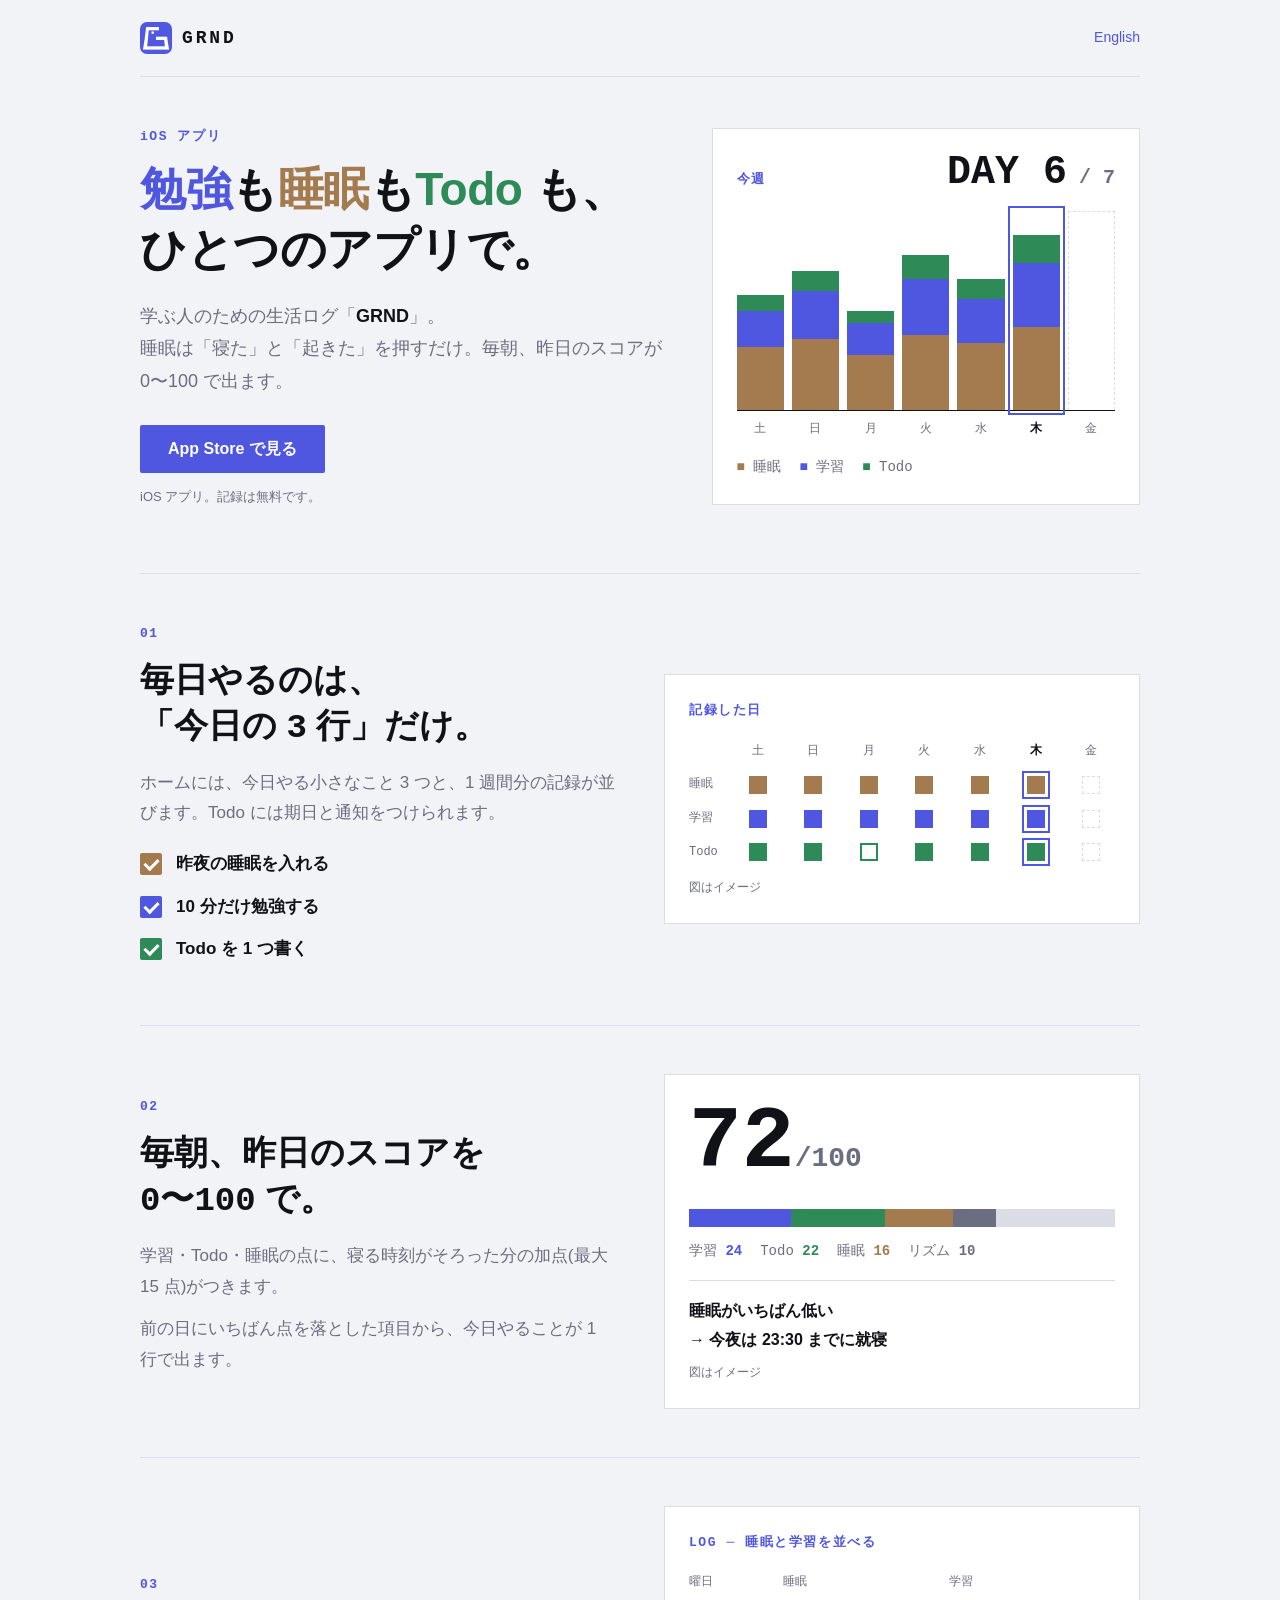
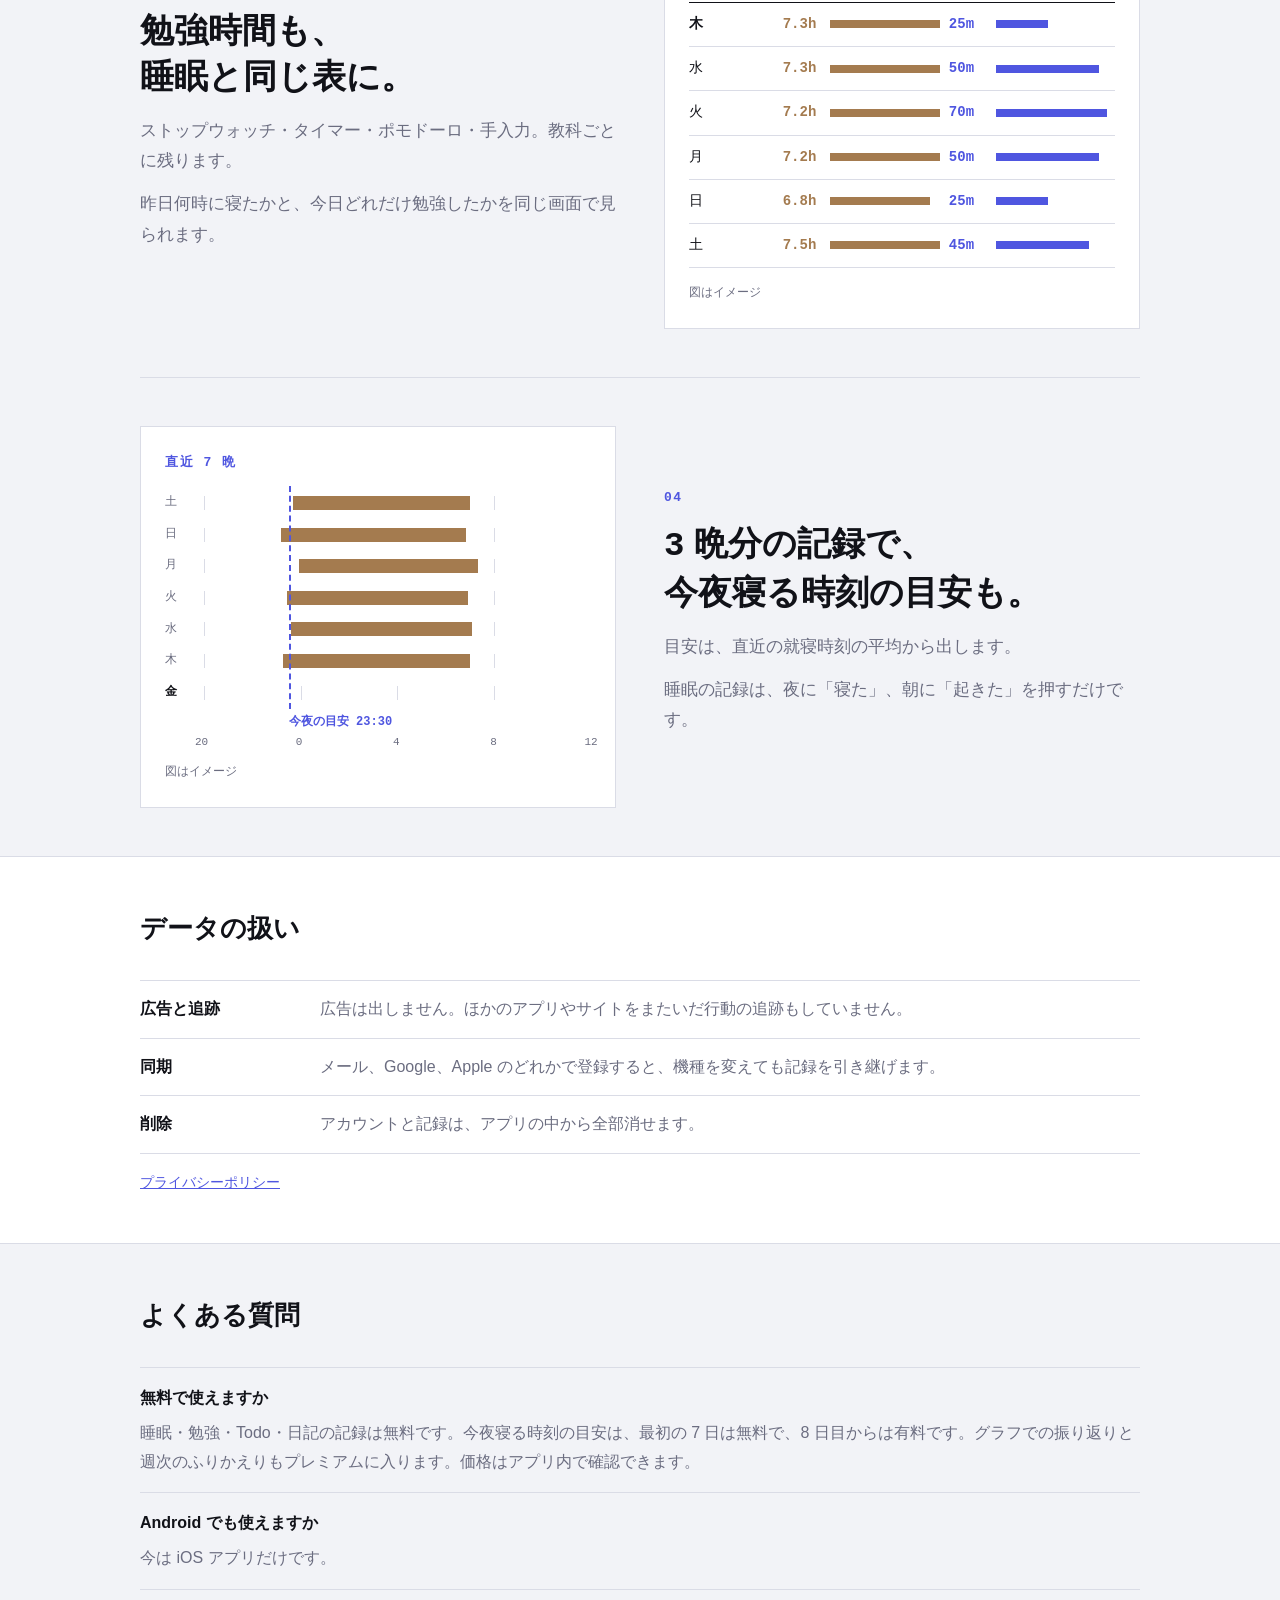
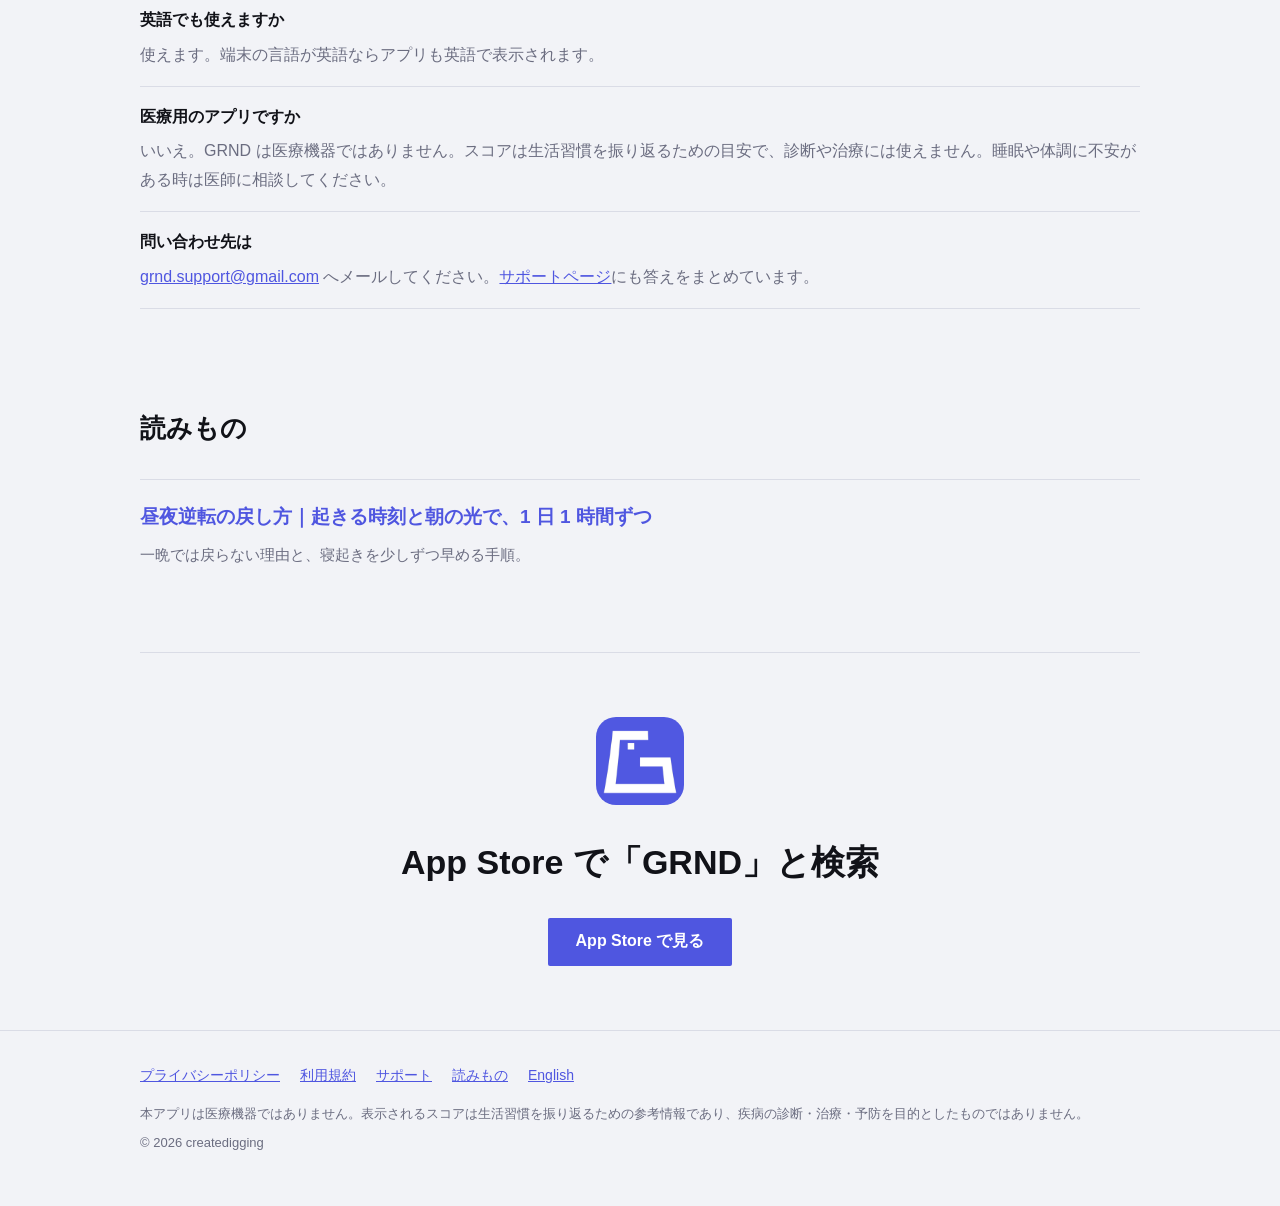
<file: index.html>
<!DOCTYPE html>
<html lang="ja">
<head>
<meta charset="utf-8">
<meta name="viewport" content="width=device-width, initial-scale=1">
<title>GRND｜勉強と睡眠と Todo を 1 つで記録する iOS アプリ</title>
<meta name="description" content="GRND は学ぶ人のための生活ログ。睡眠は「寝た」「起きた」の 2 タップ、勉強はタイマーで記録。毎朝、昨日のスコアが 0〜100 で出て、3 晩記録すると今夜寝る時刻の目安も出ます。記録は無料。">
<link rel="canonical" href="https://grnd.day/">
<link rel="alternate" hreflang="ja" href="https://grnd.day/">
<link rel="alternate" hreflang="en" href="https://grnd.day/index.en.html">
<link rel="alternate" hreflang="x-default" href="https://grnd.day/index.en.html">
<link rel="icon" href="favicon.png">
<link rel="apple-touch-icon" href="img/apple-touch-icon.png">
<meta name="theme-color" content="#f2f3f7" media="(prefers-color-scheme: light)">
<meta name="theme-color" content="#111218" media="(prefers-color-scheme: dark)">
<meta name="apple-itunes-app" content="app-id=6755229342">
<meta property="og:type" content="website">
<meta property="og:site_name" content="GRND">
<meta property="og:title" content="GRND｜勉強も睡眠も Todo も、ひとつのアプリで。">
<meta property="og:description" content="学ぶ人のための生活ログ。毎朝、昨日のスコアを 0〜100 で。iOS アプリ、記録は無料。">
<meta property="og:url" content="https://grnd.day/">
<meta property="og:image" content="https://grnd.day/img/og-ja.png">
<meta property="og:locale" content="ja_JP">
<meta name="twitter:card" content="summary_large_image">
<script>try{if(sessionStorage.getItem("intro"))document.documentElement.className+=" no-intro";sessionStorage.setItem("intro","1")}catch(e){}function introFly(){var m=document.querySelector(".intro-mark"),l=document.querySelector(".logo img");if(!m||!l)return;var b=l.getBoundingClientRect();m.style.setProperty("--tx",(b.left+b.width/2-m.offsetLeft-48)+"px");m.style.setProperty("--ty",(b.top+b.height/2-m.offsetTop-48)+"px");m.style.setProperty("--s",b.width/96)}addEventListener("DOMContentLoaded",function(){setTimeout(introFly,1000)});addEventListener("load",introFly)</script>
<script>if("IntersectionObserver"in window){document.documentElement.classList.add("io");addEventListener("DOMContentLoaded",function(){var o=new IntersectionObserver(function(es){es.forEach(function(e){if(e.isIntersecting){e.target.classList.add("in");o.unobserve(e.target)}})},{threshold:.35});document.querySelectorAll(".fig").forEach(function(f){o.observe(f)})})}</script>
<link rel="stylesheet" href="lp.css">
<script type="application/ld+json">
{
  "@context": "https://schema.org",
  "@type": "MobileApplication",
  "name": "GRND",
  "alternateName": "GRND 学習者の生活スコア",
  "operatingSystem": "iOS",
  "applicationCategory": "EducationApplication",
  "description": "勉強・睡眠・Todo を 1 つのアプリで記録し、毎朝、昨日のスコアを 0〜100 で出す生活ログアプリ。",
  "url": "https://grnd.day/",
  "downloadUrl": "https://apps.apple.com/jp/app/id6755229342",
  "image": "https://grnd.day/img/icon.png",
  "inLanguage": ["ja", "en"],
  "offers": { "@type": "Offer", "price": "0", "priceCurrency": "JPY" },
  "publisher": { "@type": "Organization", "name": "createdigging", "email": "grnd.support@gmail.com" }
}
</script>
</head>
<body>
<div class="intro" aria-hidden="true"><div class="intro-bg"></div><div class="intro-mark"><svg viewBox="0 0 256 256"><mask id="intro-g" maskUnits="userSpaceOnUse"><path class="intro-draw" d="M160 53.5H60L41 207.5H215L205 130.5H120" fill="none" stroke="#fff" stroke-width="40"/></mask><path mask="url(#intro-g)" fill="#fff" d="M48.5 40H152V67H70.6L58 194H198.5L193 144H128V117H216.4L233 221H23.9Z"/><rect class="intro-dot" x="92" y="75" width="19" height="20" fill="#fff"/></svg></div><div class="intro-chart"><span><i style="height:16px;background:var(--brown)"></i><i style="height:9px;background:var(--ind)"></i><i style="height:4px;background:var(--green)"></i></span><span><i style="height:18px;background:var(--brown)"></i><i style="height:12px;background:var(--ind)"></i><i style="height:5px;background:var(--green)"></i></span><span><i style="height:14px;background:var(--brown)"></i><i style="height:8px;background:var(--ind)"></i><i style="height:3px;background:var(--green)"></i></span><span><i style="height:19px;background:var(--brown)"></i><i style="height:14px;background:var(--ind)"></i><i style="height:6px;background:var(--green)"></i></span><span><i style="height:17px;background:var(--brown)"></i><i style="height:11px;background:var(--ind)"></i><i style="height:5px;background:var(--green)"></i></span><span><i style="height:21px;background:var(--brown)"></i><i style="height:16px;background:var(--ind)"></i><i style="height:7px;background:var(--green)"></i></span><span><i style="height:20px;background:var(--brown)"></i><i style="height:17px;background:var(--ind)"></i><i style="height:8px;background:var(--green)"></i></span></div></div>

<div class="wrap">
  <div class="top">
    <a class="logo" href="./"><img src="img/icon.png" alt="" width="32" height="32">GRND</a>
    <a class="lang" href="index.en.html" hreflang="en">English</a>
  </div>

  <section class="hero">
    <div>
      <p class="eyebrow">iOS アプリ</p>
      <h1><span class="nw"><span class="c-study">勉強</span>も<span class="c-sleep">睡眠</span>も<span class="c-todo">Todo</span> も、</span><br><span class="nw">ひとつのアプリで。</span></h1>
      <p class="lead">学ぶ人のための生活ログ「<b>GRND</b>」。<br>睡眠は「寝た」と「起きた」を押すだけ。毎朝、昨日のスコアが 0〜100 で出ます。</p>
      <a class="cta" href="https://apps.apple.com/jp/app/id6755229342">App Store で見る</a>
      <p class="cta-note">iOS アプリ。記録は無料です。</p>
    </div>
    <div class="fig fig-hero">
      <div class="fig-head"><p class="fig-title">今週</p><p class="fig-big mono">DAY 6<small> / 7</small></p></div>
      <div class="cols7 grow-y"><div class="col"><i style="--c:var(--brown);height:32%"></i><i style="--c:var(--ind);height:18%"></i><i style="--c:var(--green);height:8%"></i></div><div class="col"><i style="--c:var(--brown);height:36%"></i><i style="--c:var(--ind);height:24%"></i><i style="--c:var(--green);height:10%"></i></div><div class="col"><i style="--c:var(--brown);height:28%"></i><i style="--c:var(--ind);height:16%"></i><i style="--c:var(--green);height:6%"></i></div><div class="col"><i style="--c:var(--brown);height:38%"></i><i style="--c:var(--ind);height:28%"></i><i style="--c:var(--green);height:12%"></i></div><div class="col"><i style="--c:var(--brown);height:34%"></i><i style="--c:var(--ind);height:22%"></i><i style="--c:var(--green);height:10%"></i></div><div class="col today"><i style="--c:var(--brown);height:42%"></i><i style="--c:var(--ind);height:32%"></i><i style="--c:var(--green);height:14%"></i></div><div class="col future"></div></div>
      <div class="days7 mono"><span>土</span><span>日</span><span>月</span><span>火</span><span>水</span><span class="on">木</span><span>金</span></div>
      <div class="legend mono"><span style="--c:var(--brown)"><b>■</b> 睡眠</span><span style="--c:var(--ind)"><b>■</b> 学習</span><span style="--c:var(--green)"><b>■</b> Todo</span></div>
    </div>
  </section>
</div>

<div class="wrap">
  <section class="feat">
    <div>
      <p class="num mono">01</p>
      <h2>毎日やるのは、<br>「今日の <span class="mono">3</span> 行」だけ。</h2>
      <p>ホームには、今日やる小さなこと 3 つと、1 週間分の記録が並びます。Todo には期日と通知をつけられます。</p>
      <ul class="lines">
        <li><i style="--c:var(--brown)"></i>昨夜の睡眠を入れる</li>
        <li><i style="--c:var(--ind)"></i>10 分だけ勉強する</li>
        <li><i style="--c:var(--green)"></i>Todo を 1 つ書く</li>
      </ul>
    </div>
    <div class="fig">
      <div class="fig-head"><p class="fig-title">記録した日</p></div>
      <div class="dots mono pop"><span></span><span class="h">土</span><span class="h">日</span><span class="h">月</span><span class="h">火</span><span class="h">水</span><span class="h on">木</span><span class="h">金</span><span class="rl">睡眠</span><span class="cell fill" style="--c:var(--brown)"></span><span class="cell fill" style="--c:var(--brown)"></span><span class="cell fill" style="--c:var(--brown)"></span><span class="cell fill" style="--c:var(--brown)"></span><span class="cell fill" style="--c:var(--brown)"></span><span class="cell fill on" style="--c:var(--brown)"></span><span class="cell fut" style="--c:var(--brown)"></span><span class="rl">学習</span><span class="cell fill" style="--c:var(--ind)"></span><span class="cell fill" style="--c:var(--ind)"></span><span class="cell fill" style="--c:var(--ind)"></span><span class="cell fill" style="--c:var(--ind)"></span><span class="cell fill" style="--c:var(--ind)"></span><span class="cell fill on" style="--c:var(--ind)"></span><span class="cell fut" style="--c:var(--ind)"></span><span class="rl">Todo</span><span class="cell fill" style="--c:var(--green)"></span><span class="cell fill" style="--c:var(--green)"></span><span class="cell miss" style="--c:var(--green)"></span><span class="cell fill" style="--c:var(--green)"></span><span class="cell fill" style="--c:var(--green)"></span><span class="cell fill on" style="--c:var(--green)"></span><span class="cell fut" style="--c:var(--green)"></span></div>
      <p class="illus">図はイメージ</p>
    </div>
  </section>

  <section class="feat">
    <div>
      <p class="num mono">02</p>
      <h2>毎朝、昨日のスコアを<br><span class="mono">0〜100</span> で。</h2>
      <p>学習・Todo・睡眠の点に、寝る時刻がそろった分の加点(最大 15 点)がつきます。</p>
      <p>前の日にいちばん点を落とした項目から、今日やることが 1 行で出ます。</p>
    </div>
    <div class="scorecard">
      <div class="big mono">72<small>/100</small></div>
      <div class="bar"><span style="--c:var(--ind);width:24%"></span><span style="--c:var(--green);width:22%"></span><span style="--c:var(--brown);width:16%"></span><span style="--c:var(--mute);width:10%"></span></div>
      <div class="legend mono"><span style="--c:var(--ind)">学習 <b>24</b></span><span style="--c:var(--green)">Todo <b>22</b></span><span style="--c:var(--brown)">睡眠 <b>16</b></span><span style="--c:var(--mute)">リズム <b>10</b></span></div>
      <p class="advice">睡眠がいちばん低い<br>→ 今夜は 23:30 までに就寝</p>
      <p class="illus">図はイメージ</p>
    </div>
  </section>

  <section class="feat">
    <div>
      <p class="num mono">03</p>
      <h2>勉強時間も、<br>睡眠と同じ表に。</h2>
      <p>ストップウォッチ・タイマー・ポモドーロ・手入力。教科ごとに残ります。</p>
      <p>昨日何時に寝たかと、今日どれだけ勉強したかを同じ画面で見られます。</p>
    </div>
    <div class="fig">
      <div class="fig-head"><p class="fig-title">LOG ─ 睡眠と学習を並べる</p></div>
      <table class="logt mono"><thead><tr><th>曜日</th><th>睡眠</th><th>学習</th></tr></thead><tbody><tr><td>木</td><td><span class="v c-sleep">7.3h</span><span class="b grow-x" style="--c:var(--brown);width:77%"></span></td><td><span class="v c-study">25m</span><span class="b grow-x" style="--c:var(--ind);width:31%"></span></td></tr><tr><td>水</td><td><span class="v c-sleep">7.3h</span><span class="b grow-x" style="--c:var(--brown);width:77%"></span></td><td><span class="v c-study">50m</span><span class="b grow-x" style="--c:var(--ind);width:62%"></span></td></tr><tr><td>火</td><td><span class="v c-sleep">7.2h</span><span class="b grow-x" style="--c:var(--brown);width:73%"></span></td><td><span class="v c-study">70m</span><span class="b grow-x" style="--c:var(--ind);width:88%"></span></td></tr><tr><td>月</td><td><span class="v c-sleep">7.2h</span><span class="b grow-x" style="--c:var(--brown);width:73%"></span></td><td><span class="v c-study">50m</span><span class="b grow-x" style="--c:var(--ind);width:62%"></span></td></tr><tr><td>日</td><td><span class="v c-sleep">6.8h</span><span class="b grow-x" style="--c:var(--brown);width:60%"></span></td><td><span class="v c-study">25m</span><span class="b grow-x" style="--c:var(--ind);width:31%"></span></td></tr><tr><td>土</td><td><span class="v c-sleep">7.5h</span><span class="b grow-x" style="--c:var(--brown);width:83%"></span></td><td><span class="v c-study">45m</span><span class="b grow-x" style="--c:var(--ind);width:56%"></span></td></tr></tbody></table>
      <p class="illus">図はイメージ</p>
    </div>
  </section>

  <section class="feat">
    <div>
      <p class="num mono">04</p>
      <h2><span class="mono">3</span> 晩分の記録で、<br>今夜寝る時刻の目安も。</h2>
      <p>目安は、直近の就寝時刻の平均から出します。</p>
      <p>睡眠の記録は、夜に「寝た」、朝に「起きた」を押すだけです。</p>
    </div>
    <div class="fig">
      <div class="fig-head"><p class="fig-title">直近 7 晩</p></div>
      <div class="bands mono"><div class="rows7"><span class="rl">土</span><span class="track"><i class="grow-x" style="left:22.9%;width:45.8%"></i></span><span class="rl">日</span><span class="track"><i class="grow-x" style="left:19.8%;width:47.9%"></i></span><span class="rl">月</span><span class="track"><i class="grow-x" style="left:24.5%;width:46.4%"></i></span><span class="rl">火</span><span class="track"><i class="grow-x" style="left:21.4%;width:46.9%"></i></span><span class="rl">水</span><span class="track"><i class="grow-x" style="left:22.4%;width:46.9%"></i></span><span class="rl">木</span><span class="track"><i class="grow-x" style="left:20.3%;width:48.4%"></i></span><span class="rl on">金</span><span class="track"></span><span class="tgt" style="--x:21.9"><b>今夜の目安 23:30</b></span></div>
      <div class="axis"><span></span><span class="ax"><span style="left:0.0%">20</span><span style="left:25.0%">0</span><span style="left:50.0%">4</span><span style="left:75.0%">8</span><span style="left:100.0%">12</span></span></div></div>
      <p class="illus">図はイメージ</p>
    </div>
  </section>
</div>

<section class="band">
  <div class="wrap">
    <h2>データの扱い</h2>
    <dl class="rows">
      <dt>広告と追跡</dt><dd>広告は出しません。ほかのアプリやサイトをまたいだ行動の追跡もしていません。</dd>
      <dt>同期</dt><dd>メール、Google、Apple のどれかで登録すると、機種を変えても記録を引き継げます。</dd>
      <dt>削除</dt><dd>アカウントと記録は、アプリの中から全部消せます。</dd>
    </dl>
    <p class="more"><a href="privacy.html">プライバシーポリシー</a></p>
  </div>
</section>

<div class="wrap">
  <section class="faq">
    <h2>よくある質問</h2>
    <dl>
      <dt>無料で使えますか</dt>
      <dd>睡眠・勉強・Todo・日記の記録は無料です。今夜寝る時刻の目安は、最初の 7 日は無料で、8 日目からは有料です。グラフでの振り返りと週次のふりかえりもプレミアムに入ります。価格はアプリ内で確認できます。</dd>
      <dt>Android でも使えますか</dt>
      <dd>今は iOS アプリだけです。</dd>
      <dt>英語でも使えますか</dt>
      <dd>使えます。端末の言語が英語ならアプリも英語で表示されます。</dd>
      <dt>医療用のアプリですか</dt>
      <dd>いいえ。GRND は医療機器ではありません。スコアは生活習慣を振り返るための目安で、診断や治療には使えません。睡眠や体調に不安がある時は医師に相談してください。</dd>
      <dt>問い合わせ先は</dt>
      <dd><a href="mailto:grnd.support@gmail.com">grnd.support@gmail.com</a> へメールしてください。<a href="support.html">サポートページ</a>にも答えをまとめています。</dd>
    </dl>
  </section>

  <section class="faq">
    <h2>読みもの</h2>
    <ul class="list-articles">
      <li><a href="articles/chuya-gyakuten.html">昼夜逆転の戻し方｜起きる時刻と朝の光で、1 日 1 時間ずつ</a><p>一晩では戻らない理由と、寝起きを少しずつ早める手順。</p></li>
    </ul>
  </section>

  <section class="final">
    <img src="img/icon.png" alt="GRND のアイコン" width="88" height="88" loading="lazy">
    <h2>App Store で「GRND」と検索</h2>
    <a class="cta" href="https://apps.apple.com/jp/app/id6755229342">App Store で見る</a>
  </section>
</div>

<footer>
  <div class="wrap">
    <nav>
      <a href="privacy.html">プライバシーポリシー</a>
      <a href="terms.html">利用規約</a>
      <a href="support.html">サポート</a>
      <a href="articles/">読みもの</a>
      <a href="index.en.html" hreflang="en">English</a>
    </nav>
    <p>本アプリは医療機器ではありません。表示されるスコアは生活習慣を振り返るための参考情報であり、疾病の診断・治療・予防を目的としたものではありません。</p>
    <p>© 2026 createdigging</p>
  </div>
</footer>

</body>
</html>
</file>
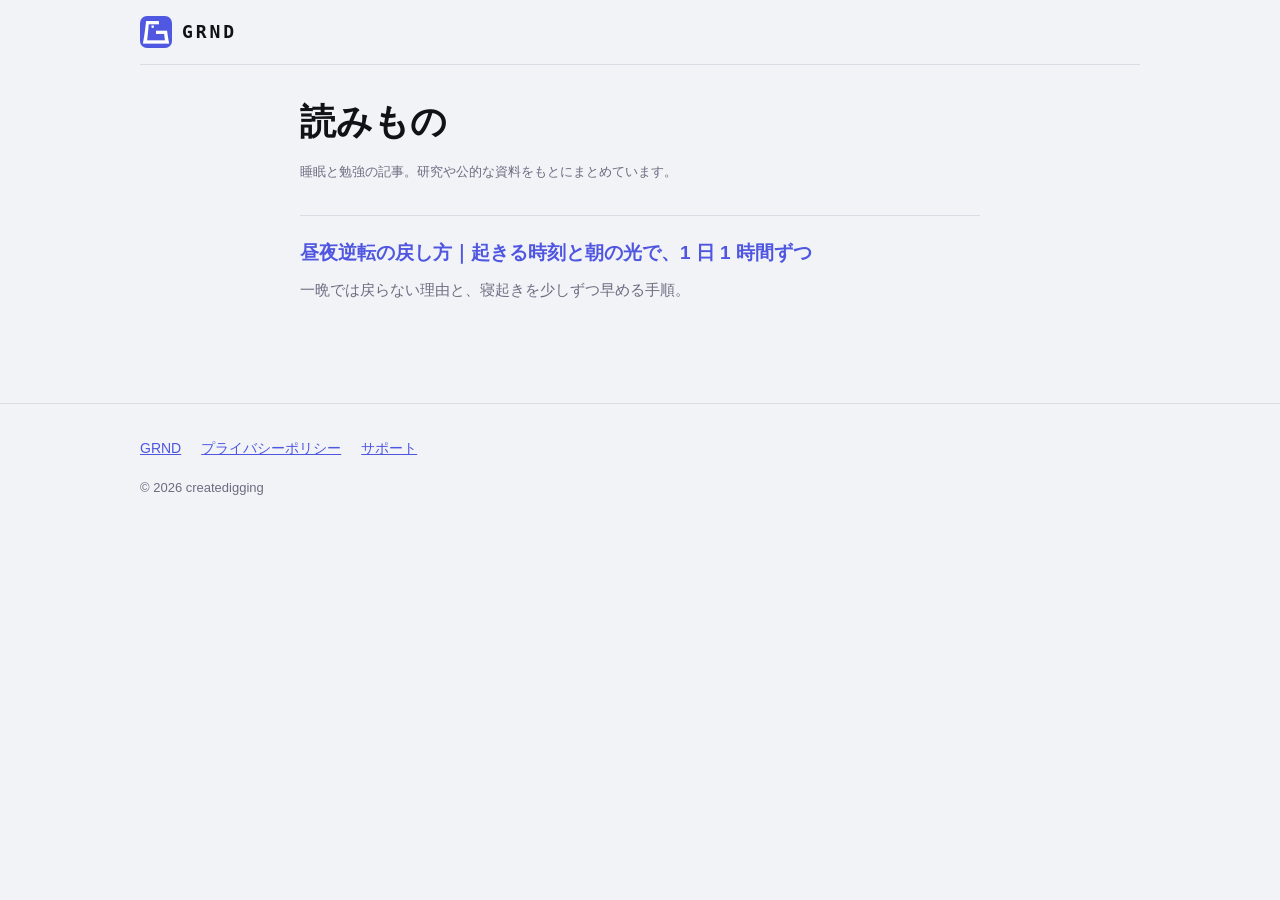
<file: articles/index.html>
<!DOCTYPE html>
<html lang="ja">
<head>
<meta charset="utf-8">
<meta name="viewport" content="width=device-width, initial-scale=1">
<title>読みもの｜GRND</title>
<meta name="description" content="睡眠と勉強の記事。研究や公的な資料をもとに、生活リズムの戻し方や保ち方をまとめています。">
<link rel="canonical" href="https://grnd.day/articles/">
<link rel="icon" href="../favicon.png">
<link rel="apple-touch-icon" href="../img/apple-touch-icon.png">
<meta name="theme-color" content="#f2f3f7" media="(prefers-color-scheme: light)">
<meta name="theme-color" content="#111218" media="(prefers-color-scheme: dark)">
<link rel="stylesheet" href="../lp.css">
</head>
<body>

<div class="wrap">
  <div class="top">
    <a class="logo" href="../"><img src="../img/icon.png" alt="" width="32" height="32">GRND</a>
  </div>

  <div class="article">
    <h1>読みもの</h1>
    <p class="date">睡眠と勉強の記事。研究や公的な資料をもとにまとめています。</p>
    <ul class="list-articles">
      <li>
        <a href="chuya-gyakuten.html">昼夜逆転の戻し方｜起きる時刻と朝の光で、1 日 1 時間ずつ</a>
        <p>一晩では戻らない理由と、寝起きを少しずつ早める手順。</p>
      </li>
    </ul>
  </div>
</div>

<footer>
  <div class="wrap">
    <nav>
      <a href="../">GRND</a>
      <a href="../privacy.html">プライバシーポリシー</a>
      <a href="../support.html">サポート</a>
    </nav>
    <p>© 2026 createdigging</p>
  </div>
</footer>

</body>
</html>
</file>
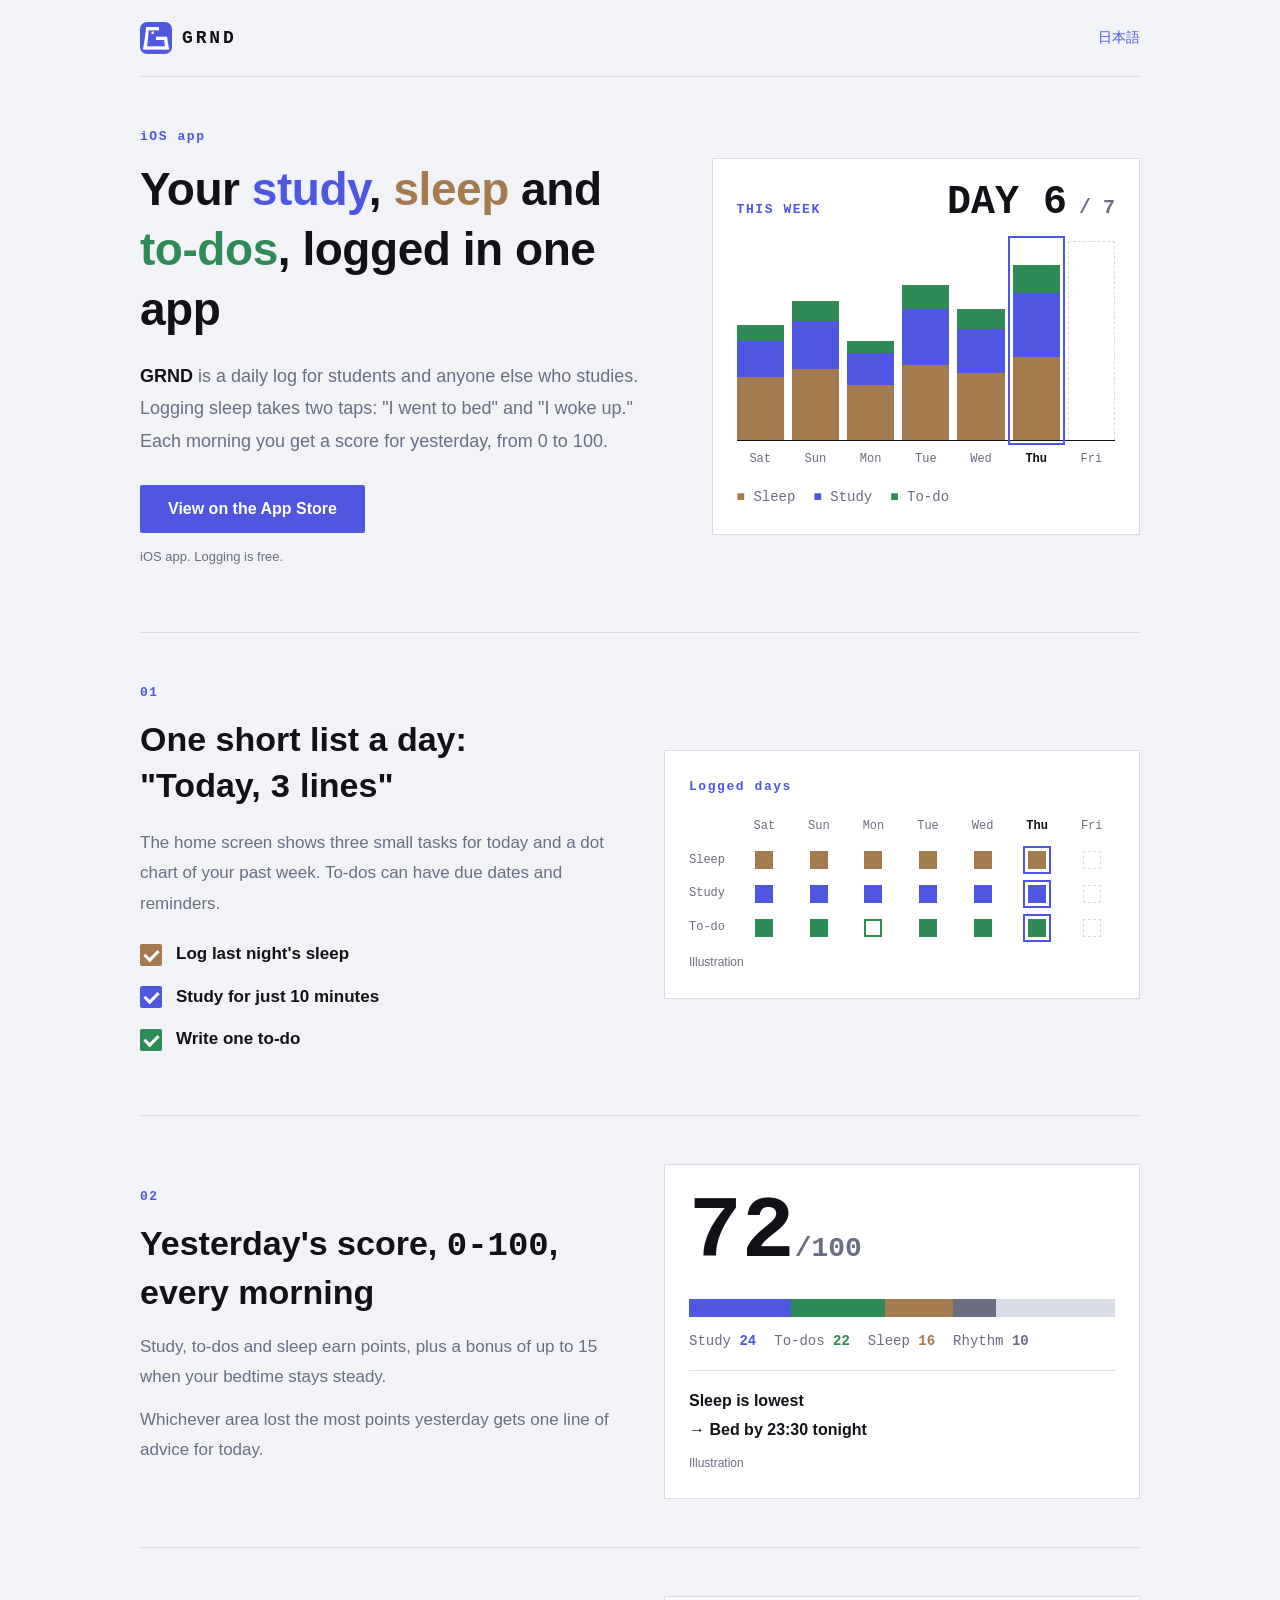
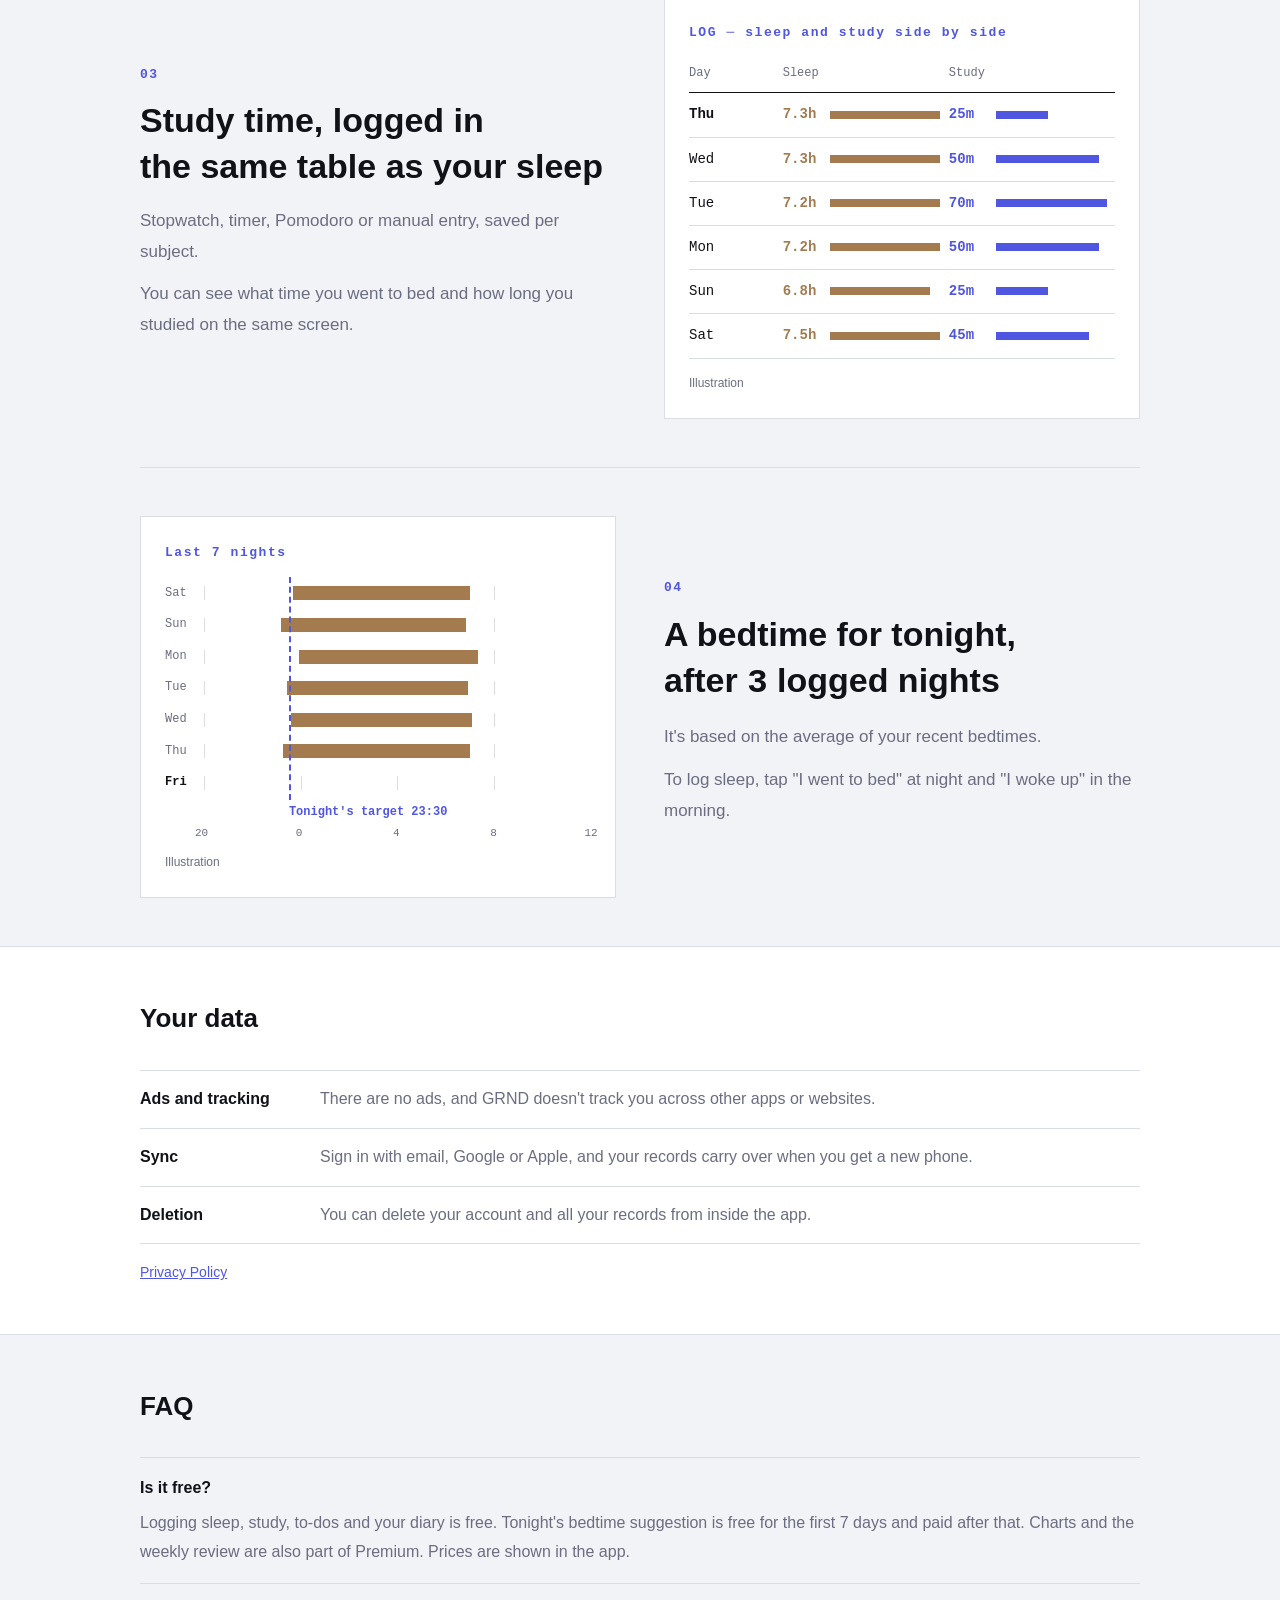
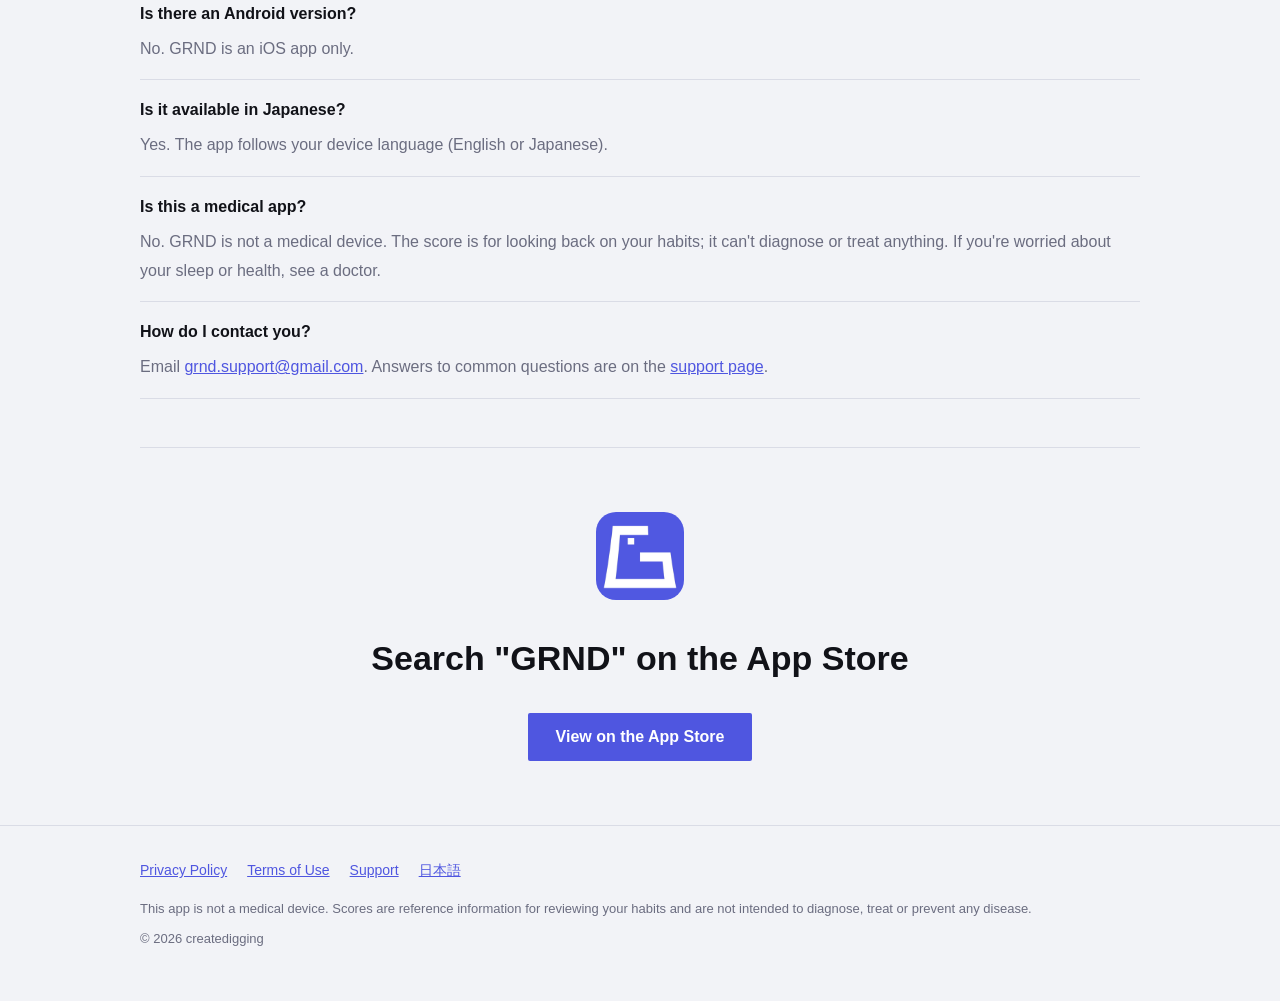
<file: index.en.html>
<!DOCTYPE html>
<html lang="en">
<head>
<meta charset="utf-8">
<meta name="viewport" content="width=device-width, initial-scale=1">
<title>GRND: Study, Sleep &amp; To-Do Log (iOS app)</title>
<meta name="description" content="GRND is a daily log for people who study. Log sleep with two taps, time your study, and get yesterday&#39;s score from 0 to 100 every morning. After 3 logged nights it suggests tonight&#39;s bedtime. Logging is free.">
<link rel="canonical" href="https://grnd.day/index.en.html">
<link rel="alternate" hreflang="ja" href="https://grnd.day/">
<link rel="alternate" hreflang="en" href="https://grnd.day/index.en.html">
<link rel="alternate" hreflang="x-default" href="https://grnd.day/index.en.html">
<link rel="icon" href="favicon.png">
<link rel="apple-touch-icon" href="img/apple-touch-icon.png">
<meta name="theme-color" content="#f2f3f7" media="(prefers-color-scheme: light)">
<meta name="theme-color" content="#111218" media="(prefers-color-scheme: dark)">
<meta name="apple-itunes-app" content="app-id=6755229342">
<meta property="og:type" content="website">
<meta property="og:site_name" content="GRND">
<meta property="og:title" content="GRND: your study, sleep and to-dos, logged in one app">
<meta property="og:description" content="A daily log for people who study. Yesterday&#39;s score, 0-100, every morning. iOS app, free to log.">
<meta property="og:url" content="https://grnd.day/index.en.html">
<meta property="og:image" content="https://grnd.day/img/og-en.png">
<meta property="og:locale" content="en_US">
<meta name="twitter:card" content="summary_large_image">
<script>try{if(sessionStorage.getItem("intro"))document.documentElement.className+=" no-intro";sessionStorage.setItem("intro","1")}catch(e){}function introFly(){var m=document.querySelector(".intro-mark"),l=document.querySelector(".logo img");if(!m||!l)return;var b=l.getBoundingClientRect();m.style.setProperty("--tx",(b.left+b.width/2-m.offsetLeft-48)+"px");m.style.setProperty("--ty",(b.top+b.height/2-m.offsetTop-48)+"px");m.style.setProperty("--s",b.width/96)}addEventListener("DOMContentLoaded",function(){setTimeout(introFly,1000)});addEventListener("load",introFly)</script>
<script>if("IntersectionObserver"in window){document.documentElement.classList.add("io");addEventListener("DOMContentLoaded",function(){var o=new IntersectionObserver(function(es){es.forEach(function(e){if(e.isIntersecting){e.target.classList.add("in");o.unobserve(e.target)}})},{threshold:.35});document.querySelectorAll(".fig").forEach(function(f){o.observe(f)})})}</script>
<link rel="stylesheet" href="lp.css">
<script type="application/ld+json">
{
  "@context": "https://schema.org",
  "@type": "MobileApplication",
  "name": "GRND",
  "alternateName": "GRND: Study & Sleep Score",
  "operatingSystem": "iOS",
  "applicationCategory": "EducationApplication",
  "description": "Log study, sleep and to-dos in one app and get yesterday's score from 0 to 100 every morning.",
  "url": "https://grnd.day/index.en.html",
  "downloadUrl": "https://apps.apple.com/us/app/id6755229342",
  "image": "https://grnd.day/img/icon.png",
  "inLanguage": ["ja", "en"],
  "offers": { "@type": "Offer", "price": "0", "priceCurrency": "USD" },
  "publisher": { "@type": "Organization", "name": "createdigging", "email": "grnd.support@gmail.com" }
}
</script>
</head>
<body>
<div class="intro" aria-hidden="true"><div class="intro-bg"></div><div class="intro-mark"><svg viewBox="0 0 256 256"><mask id="intro-g" maskUnits="userSpaceOnUse"><path class="intro-draw" d="M160 53.5H60L41 207.5H215L205 130.5H120" fill="none" stroke="#fff" stroke-width="40"/></mask><path mask="url(#intro-g)" fill="#fff" d="M48.5 40H152V67H70.6L58 194H198.5L193 144H128V117H216.4L233 221H23.9Z"/><rect class="intro-dot" x="92" y="75" width="19" height="20" fill="#fff"/></svg></div><div class="intro-chart"><span><i style="height:16px;background:var(--brown)"></i><i style="height:9px;background:var(--ind)"></i><i style="height:4px;background:var(--green)"></i></span><span><i style="height:18px;background:var(--brown)"></i><i style="height:12px;background:var(--ind)"></i><i style="height:5px;background:var(--green)"></i></span><span><i style="height:14px;background:var(--brown)"></i><i style="height:8px;background:var(--ind)"></i><i style="height:3px;background:var(--green)"></i></span><span><i style="height:19px;background:var(--brown)"></i><i style="height:14px;background:var(--ind)"></i><i style="height:6px;background:var(--green)"></i></span><span><i style="height:17px;background:var(--brown)"></i><i style="height:11px;background:var(--ind)"></i><i style="height:5px;background:var(--green)"></i></span><span><i style="height:21px;background:var(--brown)"></i><i style="height:16px;background:var(--ind)"></i><i style="height:7px;background:var(--green)"></i></span><span><i style="height:20px;background:var(--brown)"></i><i style="height:17px;background:var(--ind)"></i><i style="height:8px;background:var(--green)"></i></span></div></div>

<div class="wrap">
  <div class="top">
    <a class="logo" href="./"><img src="img/icon.png" alt="" width="32" height="32">GRND</a>
    <a class="lang" href="./" hreflang="ja">日本語</a>
  </div>

  <section class="hero">
    <div>
      <p class="eyebrow">iOS app</p>
      <h1>Your <span class="c-study">study</span>, <span class="c-sleep">sleep</span> and <span class="c-todo nw">to-dos</span>, logged in one app</h1>
      <p class="lead"><b>GRND</b> is a daily log for students and anyone else who studies.<br>Logging sleep takes two taps: "I went to bed" and "I woke up." Each morning you get a score for yesterday, from 0 to 100.</p>
      <a class="cta" href="https://apps.apple.com/us/app/id6755229342">View on the App Store</a>
      <p class="cta-note">iOS app. Logging is free.</p>
    </div>
    <div class="fig fig-hero">
      <div class="fig-head"><p class="fig-title">THIS WEEK</p><p class="fig-big mono">DAY 6<small> / 7</small></p></div>
      <div class="cols7 grow-y"><div class="col"><i style="--c:var(--brown);height:32%"></i><i style="--c:var(--ind);height:18%"></i><i style="--c:var(--green);height:8%"></i></div><div class="col"><i style="--c:var(--brown);height:36%"></i><i style="--c:var(--ind);height:24%"></i><i style="--c:var(--green);height:10%"></i></div><div class="col"><i style="--c:var(--brown);height:28%"></i><i style="--c:var(--ind);height:16%"></i><i style="--c:var(--green);height:6%"></i></div><div class="col"><i style="--c:var(--brown);height:38%"></i><i style="--c:var(--ind);height:28%"></i><i style="--c:var(--green);height:12%"></i></div><div class="col"><i style="--c:var(--brown);height:34%"></i><i style="--c:var(--ind);height:22%"></i><i style="--c:var(--green);height:10%"></i></div><div class="col today"><i style="--c:var(--brown);height:42%"></i><i style="--c:var(--ind);height:32%"></i><i style="--c:var(--green);height:14%"></i></div><div class="col future"></div></div>
      <div class="days7 mono"><span>Sat</span><span>Sun</span><span>Mon</span><span>Tue</span><span>Wed</span><span class="on">Thu</span><span>Fri</span></div>
      <div class="legend mono"><span style="--c:var(--brown)"><b>■</b> Sleep</span><span style="--c:var(--ind)"><b>■</b> Study</span><span style="--c:var(--green)"><b>■</b> To-do</span></div>
    </div>
  </section>
</div>

<div class="wrap">
  <section class="feat">
    <div>
      <p class="num mono">01</p>
      <h2>One short list a day:<br>"Today, <span class="mono">3</span> lines"</h2>
      <p>The home screen shows three small tasks for today and a dot chart of your past week. To-dos can have due dates and reminders.</p>
      <ul class="lines">
        <li><i style="--c:var(--brown)"></i>Log last night&#39;s sleep</li>
        <li><i style="--c:var(--ind)"></i>Study for just 10 minutes</li>
        <li><i style="--c:var(--green)"></i>Write one to-do</li>
      </ul>
    </div>
    <div class="fig">
      <div class="fig-head"><p class="fig-title">Logged days</p></div>
      <div class="dots mono pop"><span></span><span class="h">Sat</span><span class="h">Sun</span><span class="h">Mon</span><span class="h">Tue</span><span class="h">Wed</span><span class="h on">Thu</span><span class="h">Fri</span><span class="rl">Sleep</span><span class="cell fill" style="--c:var(--brown)"></span><span class="cell fill" style="--c:var(--brown)"></span><span class="cell fill" style="--c:var(--brown)"></span><span class="cell fill" style="--c:var(--brown)"></span><span class="cell fill" style="--c:var(--brown)"></span><span class="cell fill on" style="--c:var(--brown)"></span><span class="cell fut" style="--c:var(--brown)"></span><span class="rl">Study</span><span class="cell fill" style="--c:var(--ind)"></span><span class="cell fill" style="--c:var(--ind)"></span><span class="cell fill" style="--c:var(--ind)"></span><span class="cell fill" style="--c:var(--ind)"></span><span class="cell fill" style="--c:var(--ind)"></span><span class="cell fill on" style="--c:var(--ind)"></span><span class="cell fut" style="--c:var(--ind)"></span><span class="rl">To-do</span><span class="cell fill" style="--c:var(--green)"></span><span class="cell fill" style="--c:var(--green)"></span><span class="cell miss" style="--c:var(--green)"></span><span class="cell fill" style="--c:var(--green)"></span><span class="cell fill" style="--c:var(--green)"></span><span class="cell fill on" style="--c:var(--green)"></span><span class="cell fut" style="--c:var(--green)"></span></div>
      <p class="illus">Illustration</p>
    </div>
  </section>

  <section class="feat">
    <div>
      <p class="num mono">02</p>
      <h2>Yesterday&#39;s score, <span class="mono">0-100</span>,<br>every morning</h2>
      <p>Study, to-dos and sleep earn points, plus a bonus of up to 15 when your bedtime stays steady.</p>
      <p>Whichever area lost the most points yesterday gets one line of advice for today.</p>
    </div>
    <div class="scorecard">
      <div class="big mono">72<small>/100</small></div>
      <div class="bar"><span style="--c:var(--ind);width:24%"></span><span style="--c:var(--green);width:22%"></span><span style="--c:var(--brown);width:16%"></span><span style="--c:var(--mute);width:10%"></span></div>
      <div class="legend mono"><span style="--c:var(--ind)">Study <b>24</b></span><span style="--c:var(--green)">To-dos <b>22</b></span><span style="--c:var(--brown)">Sleep <b>16</b></span><span style="--c:var(--mute)">Rhythm <b>10</b></span></div>
      <p class="advice">Sleep is lowest<br>→ Bed by 23:30 tonight</p>
      <p class="illus">Illustration</p>
    </div>
  </section>

  <section class="feat">
    <div>
      <p class="num mono">03</p>
      <h2>Study time, logged in<br>the same table as your sleep</h2>
      <p>Stopwatch, timer, Pomodoro or manual entry, saved per subject.</p>
      <p>You can see what time you went to bed and how long you studied on the same screen.</p>
    </div>
    <div class="fig">
      <div class="fig-head"><p class="fig-title">LOG ─ sleep and study side by side</p></div>
      <table class="logt mono"><thead><tr><th>Day</th><th>Sleep</th><th>Study</th></tr></thead><tbody><tr><td>Thu</td><td><span class="v c-sleep">7.3h</span><span class="b grow-x" style="--c:var(--brown);width:77%"></span></td><td><span class="v c-study">25m</span><span class="b grow-x" style="--c:var(--ind);width:31%"></span></td></tr><tr><td>Wed</td><td><span class="v c-sleep">7.3h</span><span class="b grow-x" style="--c:var(--brown);width:77%"></span></td><td><span class="v c-study">50m</span><span class="b grow-x" style="--c:var(--ind);width:62%"></span></td></tr><tr><td>Tue</td><td><span class="v c-sleep">7.2h</span><span class="b grow-x" style="--c:var(--brown);width:73%"></span></td><td><span class="v c-study">70m</span><span class="b grow-x" style="--c:var(--ind);width:88%"></span></td></tr><tr><td>Mon</td><td><span class="v c-sleep">7.2h</span><span class="b grow-x" style="--c:var(--brown);width:73%"></span></td><td><span class="v c-study">50m</span><span class="b grow-x" style="--c:var(--ind);width:62%"></span></td></tr><tr><td>Sun</td><td><span class="v c-sleep">6.8h</span><span class="b grow-x" style="--c:var(--brown);width:60%"></span></td><td><span class="v c-study">25m</span><span class="b grow-x" style="--c:var(--ind);width:31%"></span></td></tr><tr><td>Sat</td><td><span class="v c-sleep">7.5h</span><span class="b grow-x" style="--c:var(--brown);width:83%"></span></td><td><span class="v c-study">45m</span><span class="b grow-x" style="--c:var(--ind);width:56%"></span></td></tr></tbody></table>
      <p class="illus">Illustration</p>
    </div>
  </section>

  <section class="feat">
    <div>
      <p class="num mono">04</p>
      <h2>A bedtime for tonight,<br>after <span class="mono">3</span> logged nights</h2>
      <p>It&#39;s based on the average of your recent bedtimes.</p>
      <p>To log sleep, tap "I went to bed" at night and "I woke up" in the morning.</p>
    </div>
    <div class="fig">
      <div class="fig-head"><p class="fig-title">Last 7 nights</p></div>
      <div class="bands mono"><div class="rows7"><span class="rl">Sat</span><span class="track"><i class="grow-x" style="left:22.9%;width:45.8%"></i></span><span class="rl">Sun</span><span class="track"><i class="grow-x" style="left:19.8%;width:47.9%"></i></span><span class="rl">Mon</span><span class="track"><i class="grow-x" style="left:24.5%;width:46.4%"></i></span><span class="rl">Tue</span><span class="track"><i class="grow-x" style="left:21.4%;width:46.9%"></i></span><span class="rl">Wed</span><span class="track"><i class="grow-x" style="left:22.4%;width:46.9%"></i></span><span class="rl">Thu</span><span class="track"><i class="grow-x" style="left:20.3%;width:48.4%"></i></span><span class="rl on">Fri</span><span class="track"></span><span class="tgt" style="--x:21.9"><b>Tonight's target 23:30</b></span></div>
      <div class="axis"><span></span><span class="ax"><span style="left:0.0%">20</span><span style="left:25.0%">0</span><span style="left:50.0%">4</span><span style="left:75.0%">8</span><span style="left:100.0%">12</span></span></div></div>
      <p class="illus">Illustration</p>
    </div>
  </section>
</div>

<section class="band">
  <div class="wrap">
    <h2>Your data</h2>
    <dl class="rows">
      <dt>Ads and tracking</dt><dd>There are no ads, and GRND doesn&#39;t track you across other apps or websites.</dd>
      <dt>Sync</dt><dd>Sign in with email, Google or Apple, and your records carry over when you get a new phone.</dd>
      <dt>Deletion</dt><dd>You can delete your account and all your records from inside the app.</dd>
    </dl>
    <p class="more"><a href="privacy.en.html">Privacy Policy</a></p>
  </div>
</section>

<div class="wrap">
  <section class="faq">
    <h2>FAQ</h2>
    <dl>
      <dt>Is it free?</dt>
      <dd>Logging sleep, study, to-dos and your diary is free. Tonight&#39;s bedtime suggestion is free for the first 7 days and paid after that. Charts and the weekly review are also part of Premium. Prices are shown in the app.</dd>
      <dt>Is there an Android version?</dt>
      <dd>No. GRND is an iOS app only.</dd>
      <dt>Is it available in Japanese?</dt>
      <dd>Yes. The app follows your device language (English or Japanese).</dd>
      <dt>Is this a medical app?</dt>
      <dd>No. GRND is not a medical device. The score is for looking back on your habits; it can&#39;t diagnose or treat anything. If you&#39;re worried about your sleep or health, see a doctor.</dd>
      <dt>How do I contact you?</dt>
      <dd>Email <a href="mailto:grnd.support@gmail.com">grnd.support@gmail.com</a>. Answers to common questions are on the <a href="support.en.html">support page</a>.</dd>
    </dl>
  </section>

  <section class="final">
    <img src="img/icon.png" alt="GRND icon" width="88" height="88" loading="lazy">
    <h2>Search "GRND" on the App Store</h2>
    <a class="cta" href="https://apps.apple.com/us/app/id6755229342">View on the App Store</a>
  </section>
</div>

<footer>
  <div class="wrap">
    <nav>
      <a href="privacy.en.html">Privacy Policy</a>
      <a href="terms.en.html">Terms of Use</a>
      <a href="support.en.html">Support</a>
      <a href="./" hreflang="ja">日本語</a>
    </nav>
    <p>This app is not a medical device. Scores are reference information for reviewing your habits and are not intended to diagnose, treat or prevent any disease.</p>
    <p>© 2026 createdigging</p>
  </div>
</footer>

</body>
</html>
</file>
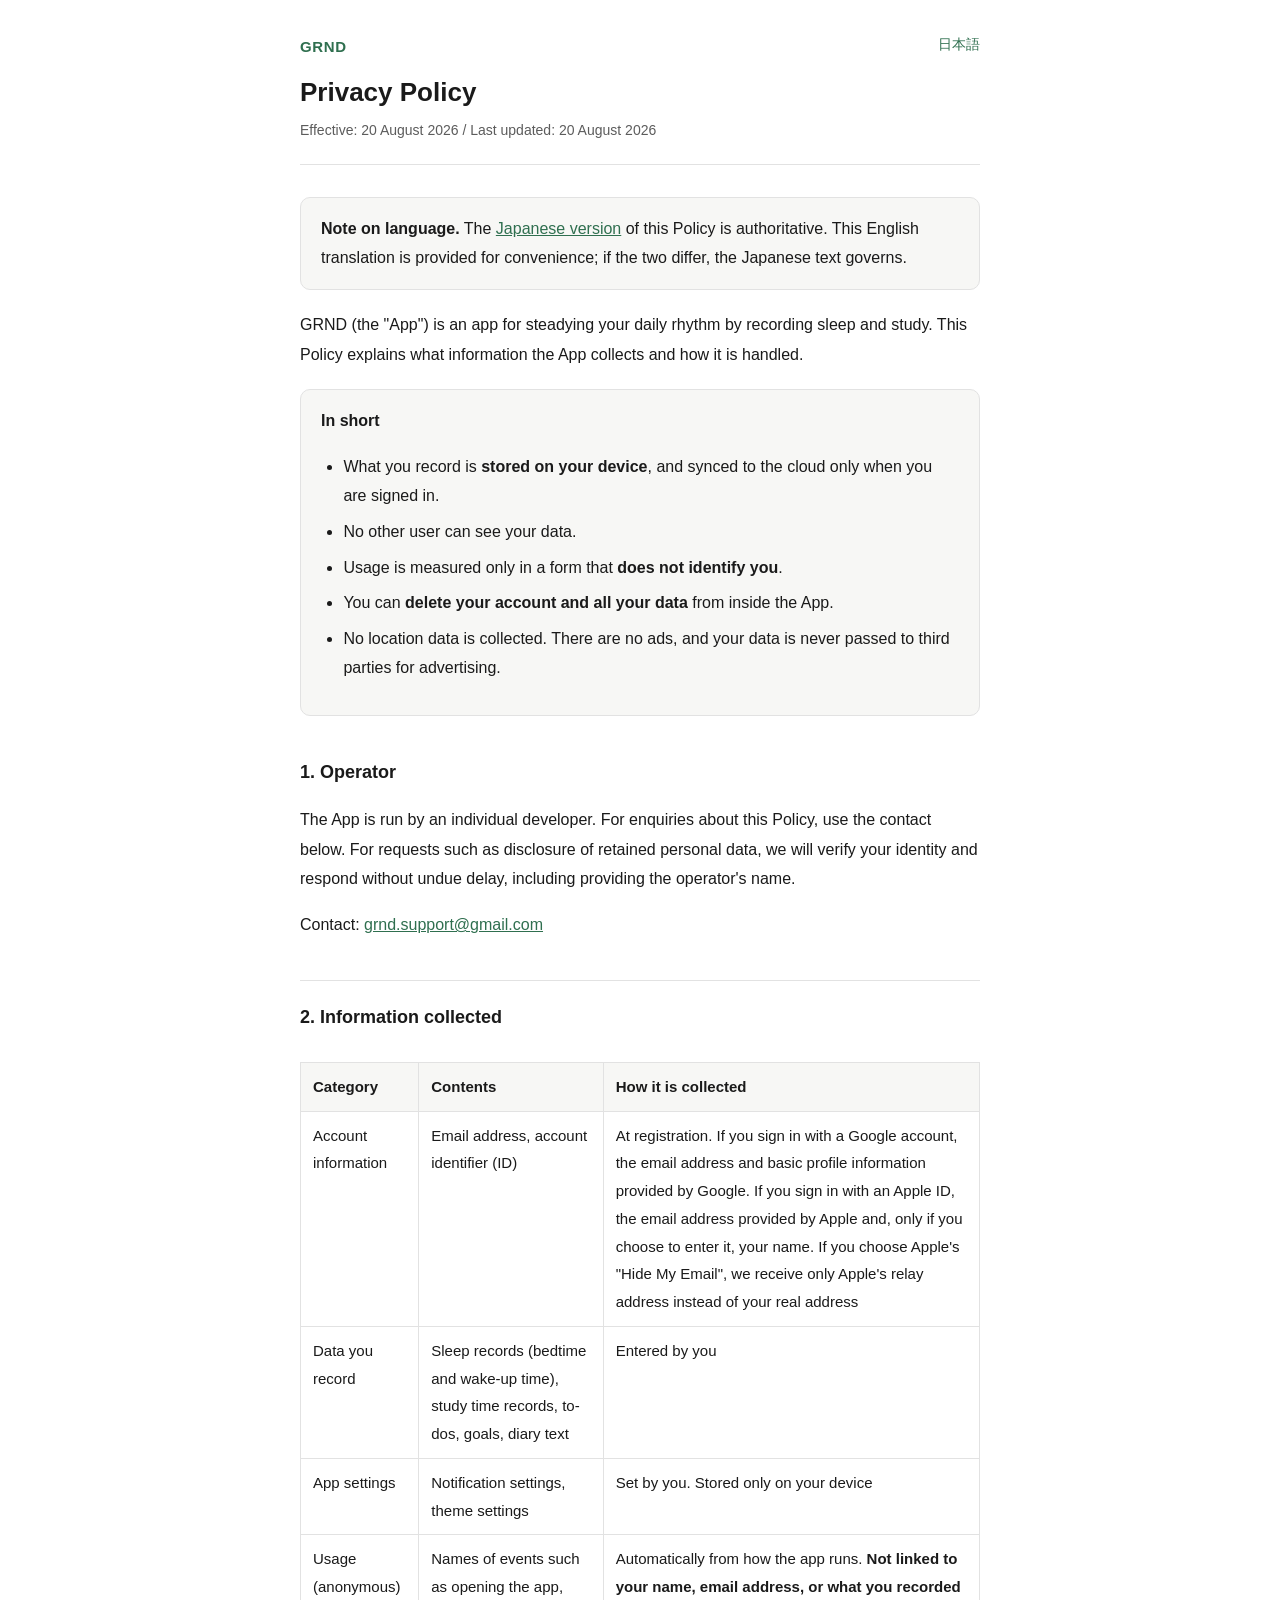
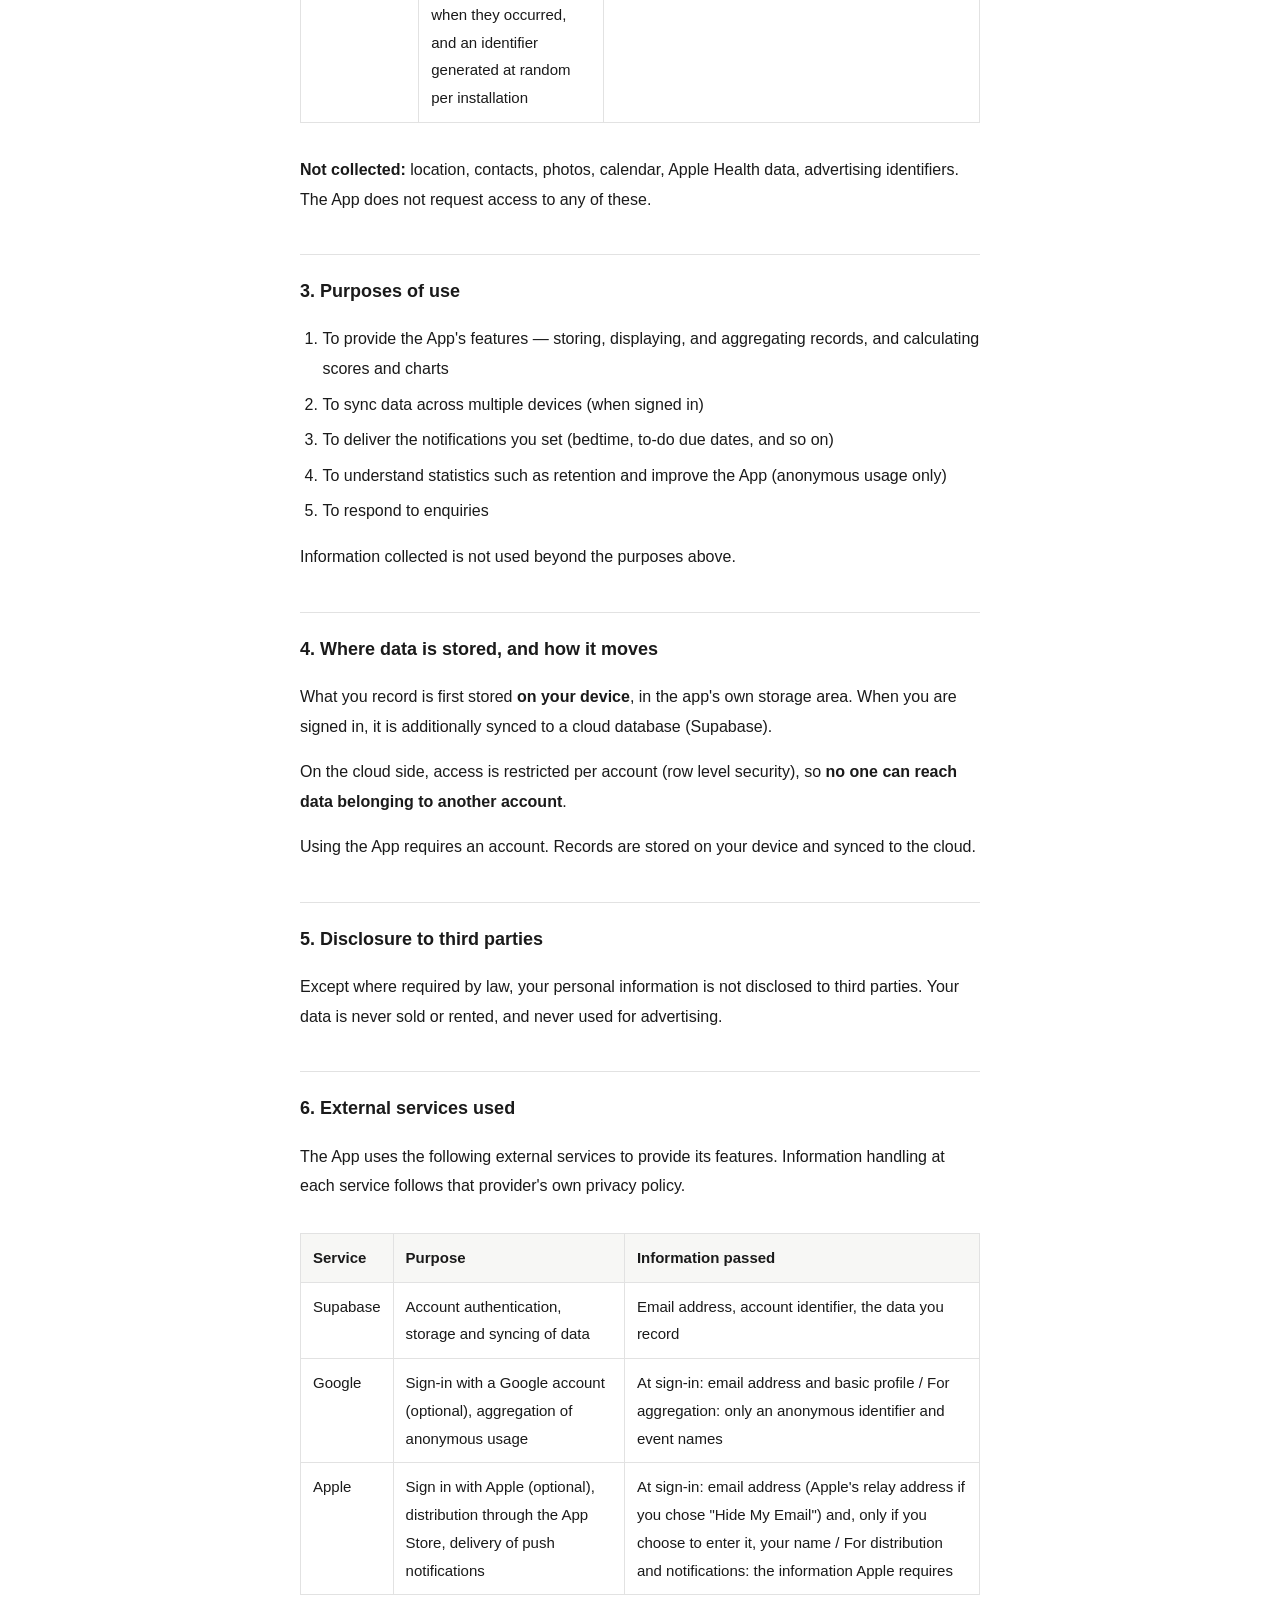
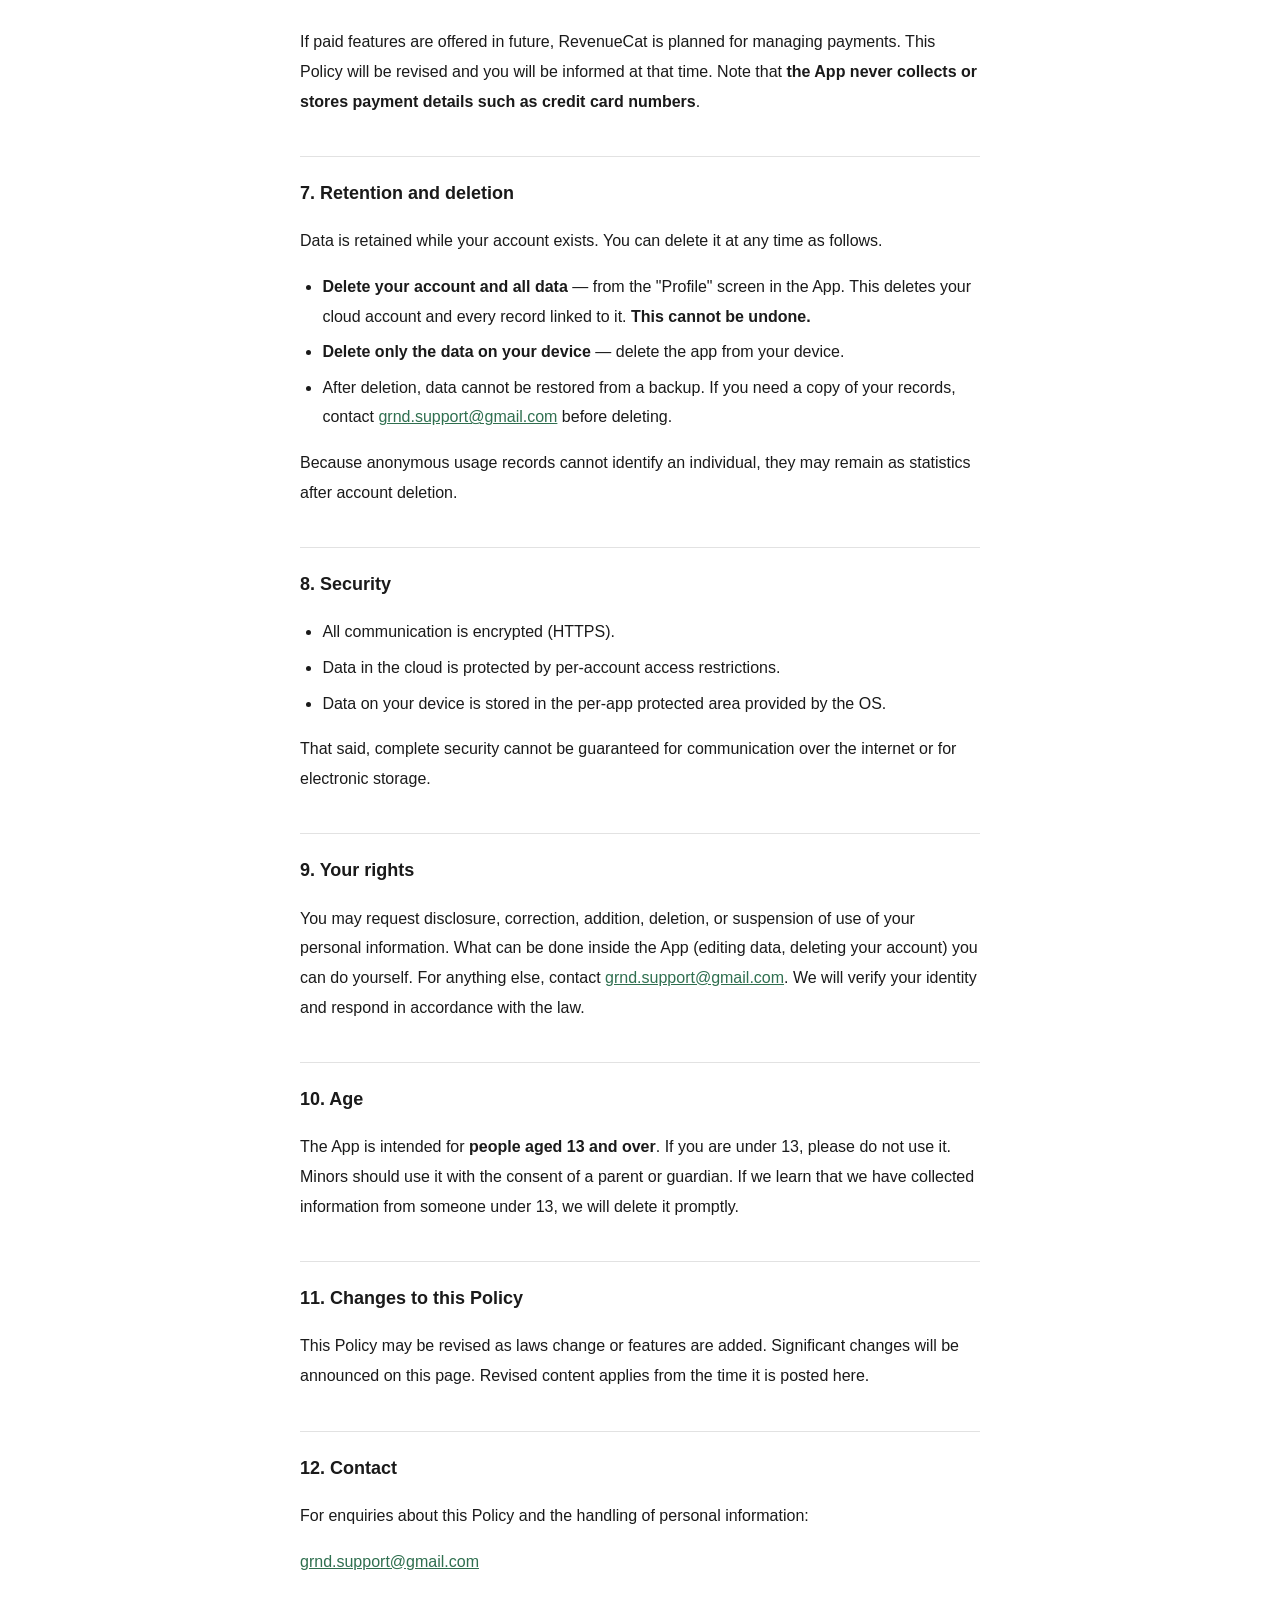
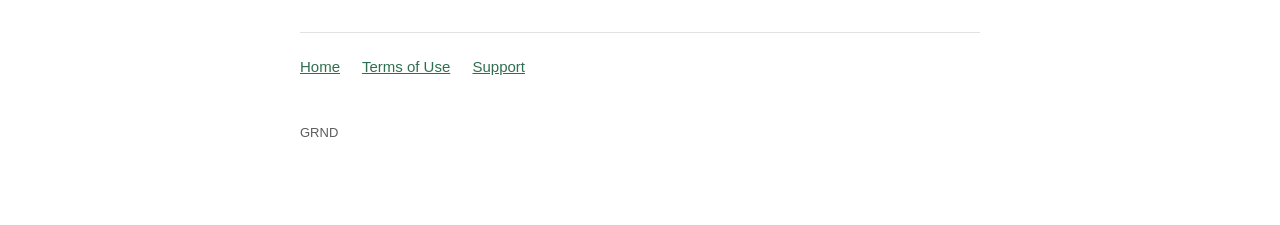
<file: privacy.en.html>
<!DOCTYPE html>
<html lang="en">
<head>
<meta charset="utf-8">
<meta name="viewport" content="width=device-width, initial-scale=1">
<title>Privacy Policy | GRND</title>
<link rel="stylesheet" href="style.css">
<link rel="alternate" hreflang="ja" href="privacy.html">
</head>
<body>
<div class="wrap">
<header>
  <span class="lang"><a href="privacy.html">日本語</a></span>
  <a class="brand" href="index.en.html">GRND</a>
  <h1>Privacy Policy</h1>
  <p class="meta">Effective: 20 August 2026 / Last updated: 20 August 2026</p>
</header>

<div class="card">
<p><strong>Note on language.</strong> The <a href="privacy.html">Japanese version</a> of this Policy is authoritative. This English translation is provided for convenience; if the two differ, the Japanese text governs.</p>
</div>

<p>GRND (the "App") is an app for steadying your daily rhythm by recording sleep and study. This Policy explains what information the App collects and how it is handled.</p>

<div class="card">
<p><strong>In short</strong></p>
<ul>
  <li>What you record is <strong>stored on your device</strong>, and synced to the cloud only when you are signed in.</li>
  <li>No other user can see your data.</li>
  <li>Usage is measured only in a form that <strong>does not identify you</strong>.</li>
  <li>You can <strong>delete your account and all your data</strong> from inside the App.</li>
  <li>No location data is collected. There are no ads, and your data is never passed to third parties for advertising.</li>
</ul>
</div>

<h2>1. Operator</h2>
<p>The App is run by an individual developer. For enquiries about this Policy, use the contact below. For requests such as disclosure of retained personal data, we will verify your identity and respond without undue delay, including providing the operator's name.</p>
<p>Contact: <a href="mailto:grnd.support@gmail.com">grnd.support@gmail.com</a></p>

<h2>2. Information collected</h2>

<div class="table-scroll">
<table>
<tr><th>Category</th><th>Contents</th><th>How it is collected</th></tr>
<tr>
  <td>Account information</td>
  <td>Email address, account identifier (ID)</td>
  <td>At registration. If you sign in with a Google account, the email address and basic profile information provided by Google. If you sign in with an Apple ID, the email address provided by Apple and, only if you choose to enter it, your name. If you choose Apple's "Hide My Email", we receive only Apple's relay address instead of your real address</td>
</tr>
<tr>
  <td>Data you record</td>
  <td>Sleep records (bedtime and wake-up time), study time records, to-dos, goals, diary text</td>
  <td>Entered by you</td>
</tr>
<tr>
  <td>App settings</td>
  <td>Notification settings, theme settings</td>
  <td>Set by you. Stored only on your device</td>
</tr>
<tr>
  <td>Usage (anonymous)</td>
  <td>Names of events such as opening the app, when they occurred, and an identifier generated at random per installation</td>
  <td>Automatically from how the app runs. <strong>Not linked to your name, email address, or what you recorded</strong></td>
</tr>
</table>
</div>

<p><strong>Not collected:</strong> location, contacts, photos, calendar, Apple Health data, advertising identifiers. The App does not request access to any of these.</p>

<h2>3. Purposes of use</h2>
<ol>
  <li>To provide the App's features — storing, displaying, and aggregating records, and calculating scores and charts</li>
  <li>To sync data across multiple devices (when signed in)</li>
  <li>To deliver the notifications you set (bedtime, to-do due dates, and so on)</li>
  <li>To understand statistics such as retention and improve the App (anonymous usage only)</li>
  <li>To respond to enquiries</li>
</ol>
<p>Information collected is not used beyond the purposes above.</p>

<h2>4. Where data is stored, and how it moves</h2>
<p>What you record is first stored <strong>on your device</strong>, in the app's own storage area. When you are signed in, it is additionally synced to a cloud database (Supabase).</p>
<p>On the cloud side, access is restricted per account (row level security), so <strong>no one can reach data belonging to another account</strong>.</p>
<p>Using the App requires an account. Records are stored on your device and synced to the cloud.</p>

<h2>5. Disclosure to third parties</h2>
<p>Except where required by law, your personal information is not disclosed to third parties. Your data is never sold or rented, and never used for advertising.</p>

<h2>6. External services used</h2>
<p>The App uses the following external services to provide its features. Information handling at each service follows that provider's own privacy policy.</p>

<div class="table-scroll">
<table>
<tr><th>Service</th><th>Purpose</th><th>Information passed</th></tr>
<tr>
  <td>Supabase</td>
  <td>Account authentication, storage and syncing of data</td>
  <td>Email address, account identifier, the data you record</td>
</tr>
<tr>
  <td>Google</td>
  <td>Sign-in with a Google account (optional), aggregation of anonymous usage</td>
  <td>At sign-in: email address and basic profile / For aggregation: only an anonymous identifier and event names</td>
</tr>
<tr>
  <td>Apple</td>
  <td>Sign in with Apple (optional), distribution through the App Store, delivery of push notifications</td>
  <td>At sign-in: email address (Apple's relay address if you chose "Hide My Email") and, only if you choose to enter it, your name / For distribution and notifications: the information Apple requires</td>
</tr>
</table>
</div>

<p>If paid features are offered in future, RevenueCat is planned for managing payments. This Policy will be revised and you will be informed at that time. Note that <strong>the App never collects or stores payment details such as credit card numbers</strong>.</p>

<h2>7. Retention and deletion</h2>
<p>Data is retained while your account exists. You can delete it at any time as follows.</p>
<ul>
  <li><strong>Delete your account and all data</strong> — from the "Profile" screen in the App. This deletes your cloud account and every record linked to it. <strong>This cannot be undone.</strong></li>
  <li><strong>Delete only the data on your device</strong> — delete the app from your device.</li>
  <li>After deletion, data cannot be restored from a backup. If you need a copy of your records, contact <a href="mailto:grnd.support@gmail.com">grnd.support@gmail.com</a> before deleting.</li>
</ul>
<p>Because anonymous usage records cannot identify an individual, they may remain as statistics after account deletion.</p>

<h2>8. Security</h2>
<ul>
  <li>All communication is encrypted (HTTPS).</li>
  <li>Data in the cloud is protected by per-account access restrictions.</li>
  <li>Data on your device is stored in the per-app protected area provided by the OS.</li>
</ul>
<p>That said, complete security cannot be guaranteed for communication over the internet or for electronic storage.</p>

<h2>9. Your rights</h2>
<p>You may request disclosure, correction, addition, deletion, or suspension of use of your personal information. What can be done inside the App (editing data, deleting your account) you can do yourself. For anything else, contact <a href="mailto:grnd.support@gmail.com">grnd.support@gmail.com</a>. We will verify your identity and respond in accordance with the law.</p>

<h2>10. Age</h2>
<p>The App is intended for <strong>people aged 13 and over</strong>. If you are under 13, please do not use it. Minors should use it with the consent of a parent or guardian. If we learn that we have collected information from someone under 13, we will delete it promptly.</p>

<h2>11. Changes to this Policy</h2>
<p>This Policy may be revised as laws change or features are added. Significant changes will be announced on this page. Revised content applies from the time it is posted here.</p>

<h2>12. Contact</h2>
<p>For enquiries about this Policy and the handling of personal information:</p>
<p><a href="mailto:grnd.support@gmail.com">grnd.support@gmail.com</a></p>

<nav class="pages">
  <a href="index.en.html">Home</a>
  <a href="terms.en.html">Terms of Use</a>
  <a href="support.en.html">Support</a>
</nav>
<footer>GRND</footer>
</div>
</body>
</html>
</file>
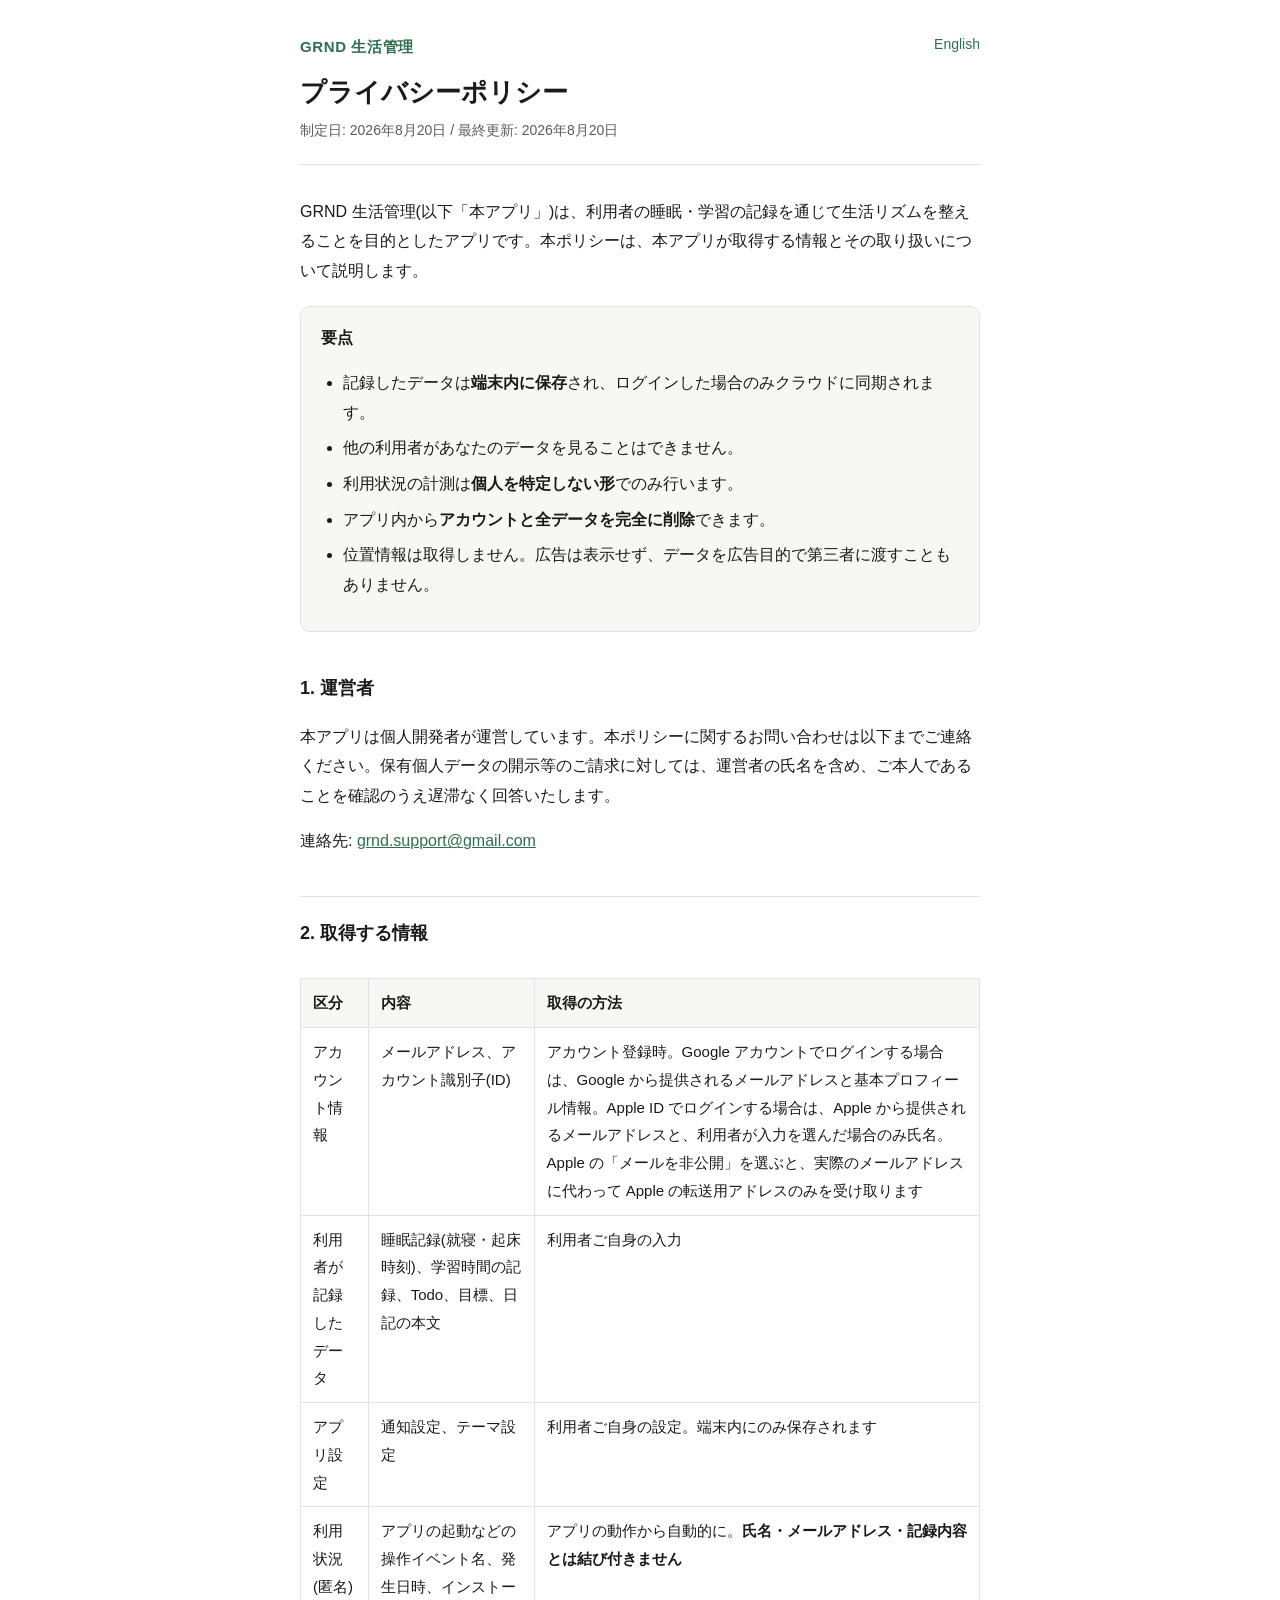
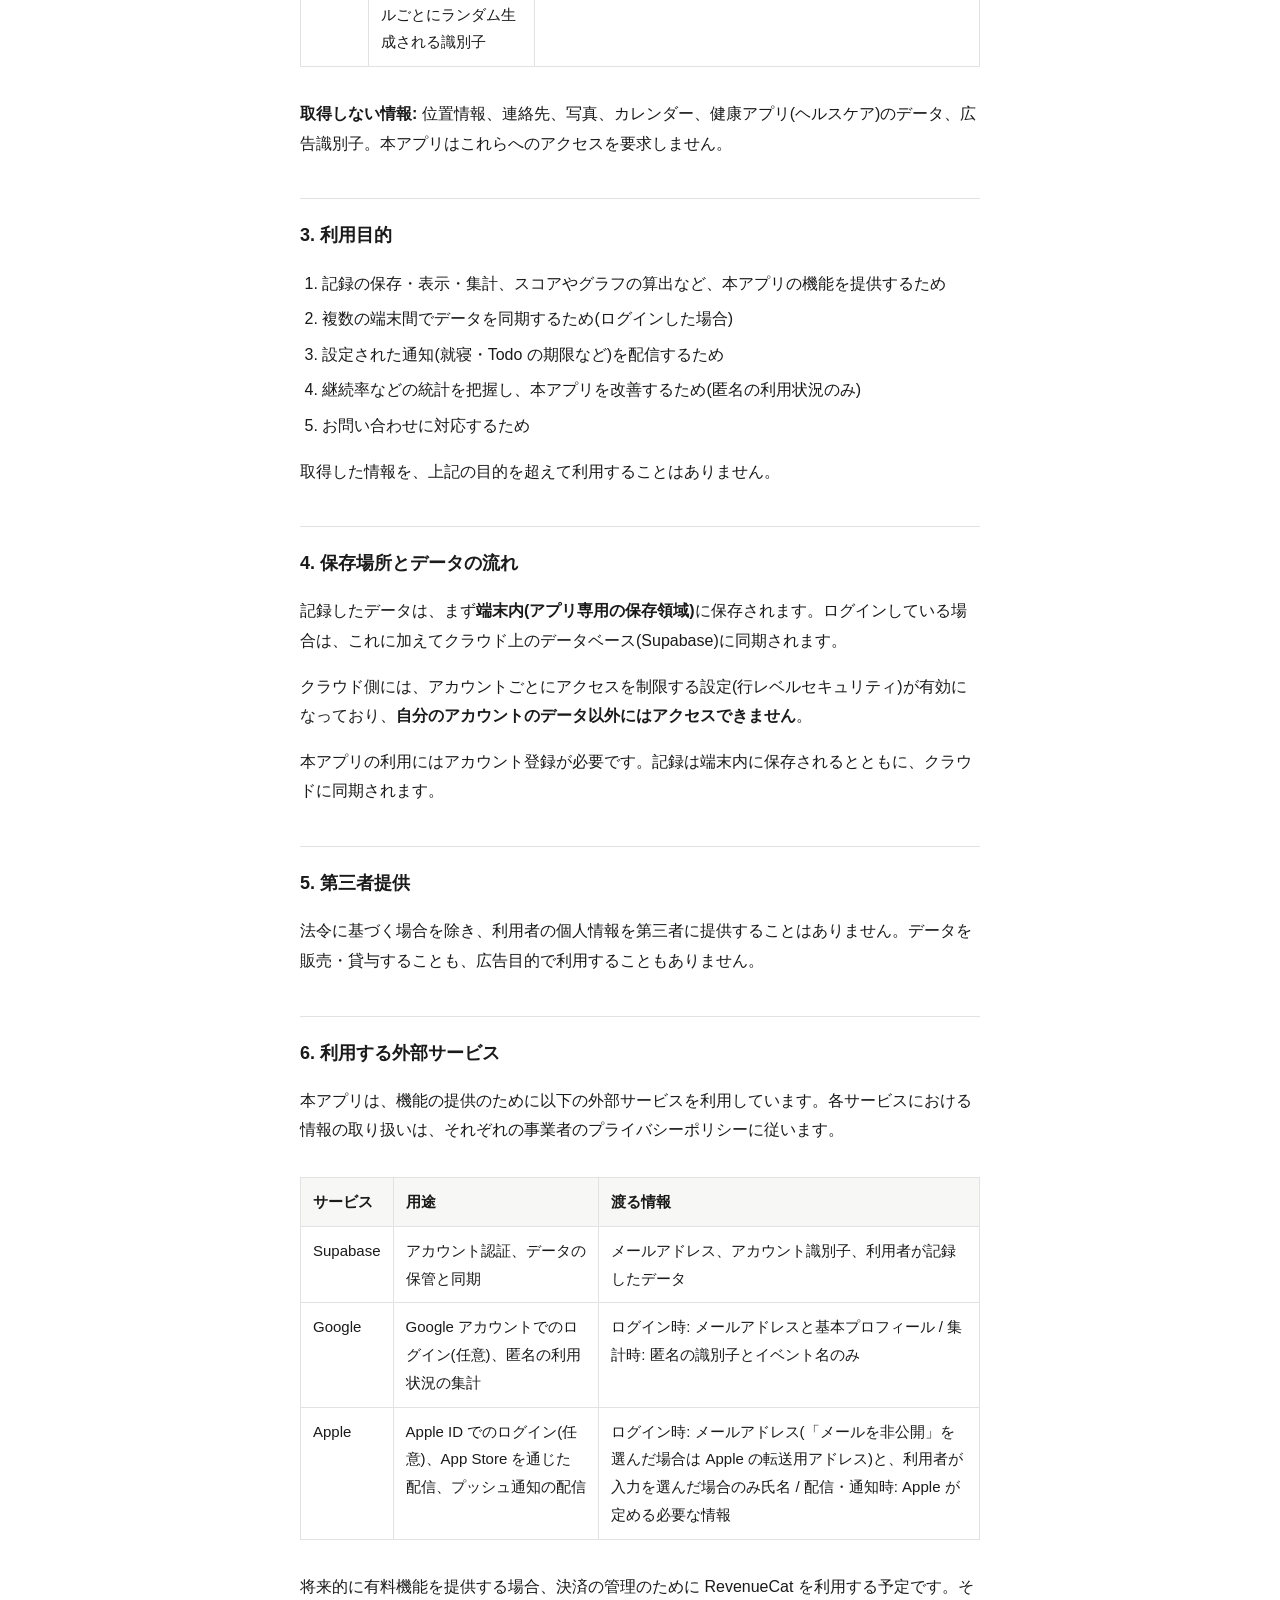
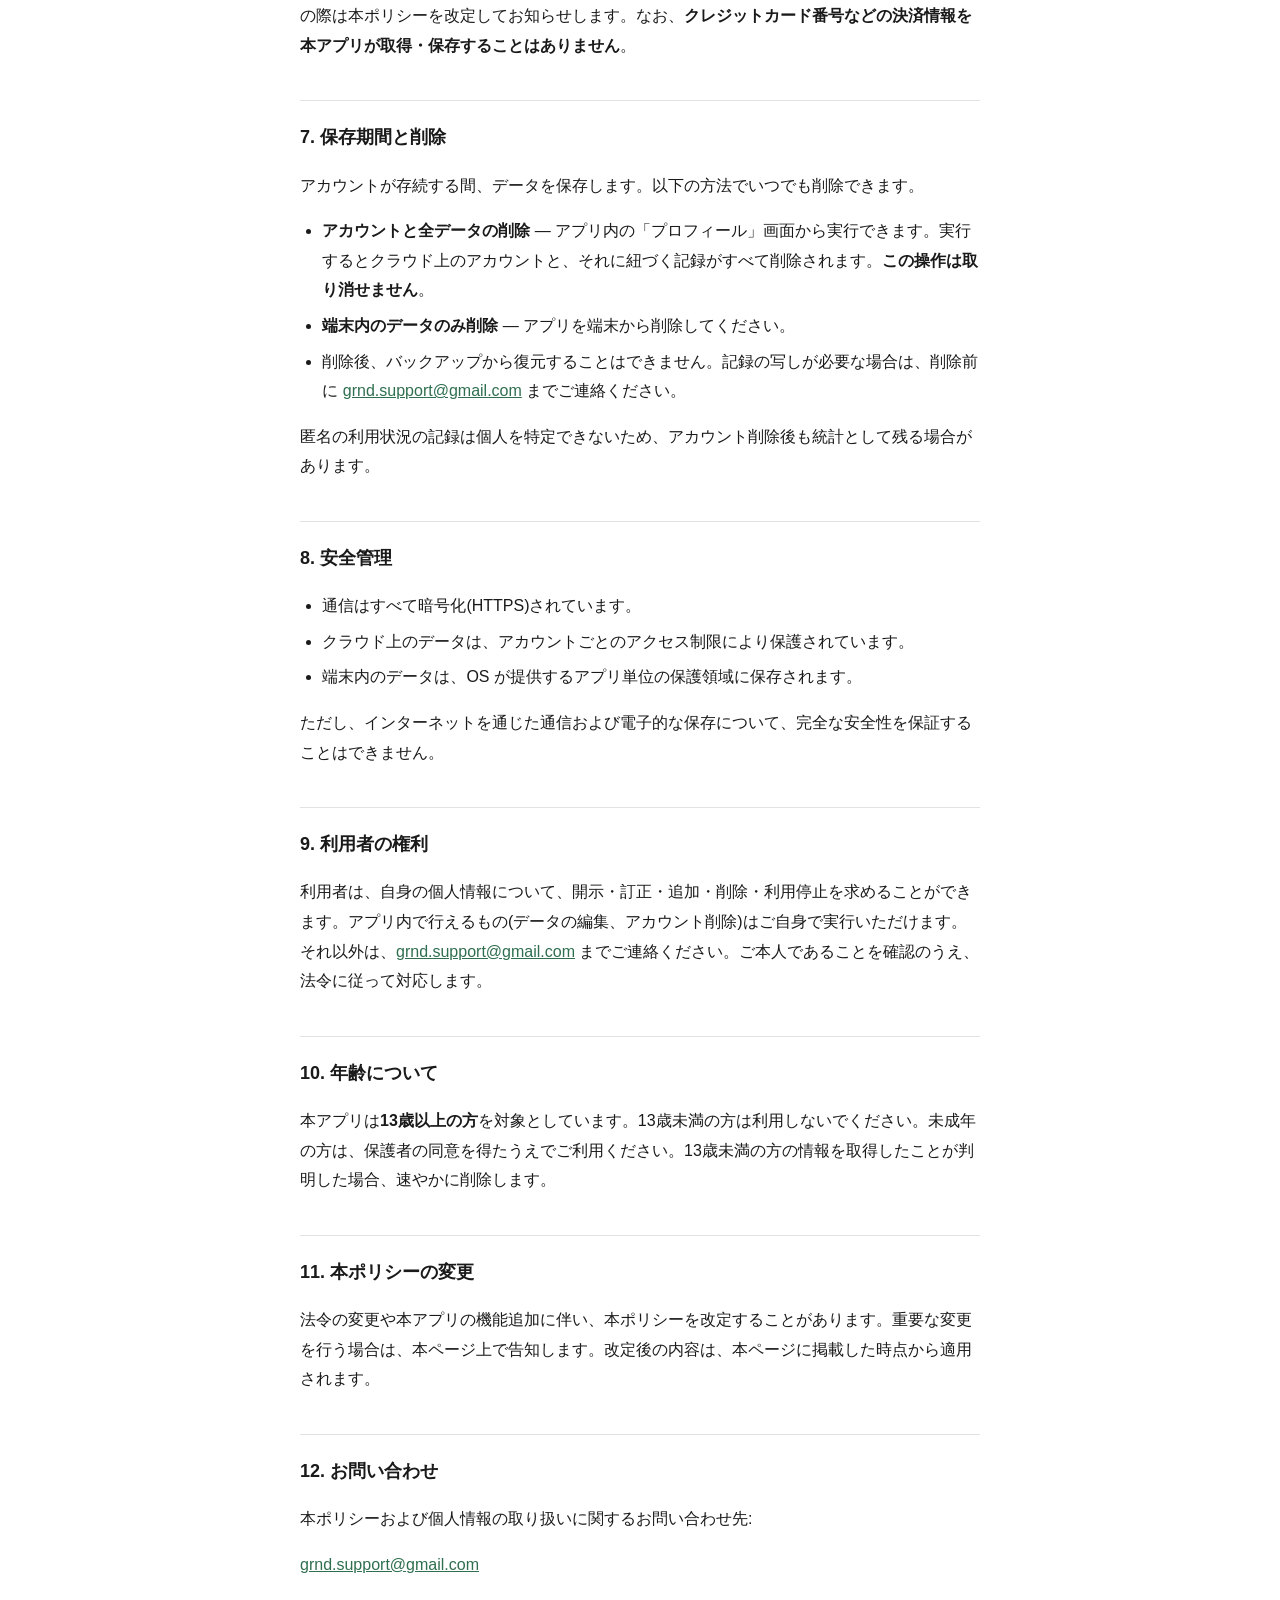
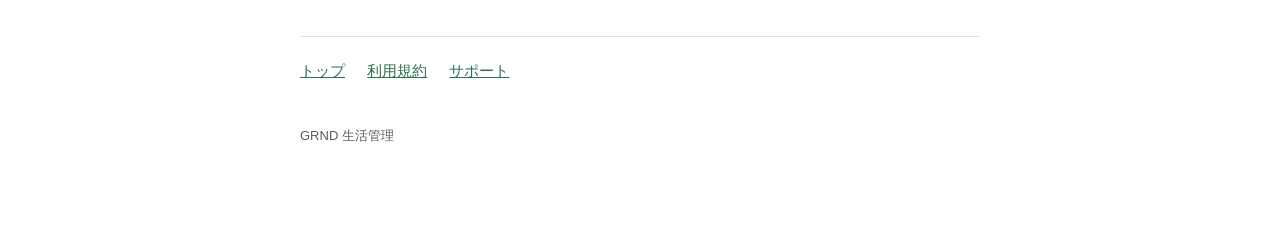
<file: privacy.html>
<!DOCTYPE html>
<html lang="ja">
<head>
<meta charset="utf-8">
<meta name="viewport" content="width=device-width, initial-scale=1">
<title>プライバシーポリシー | GRND 生活管理</title>
<link rel="stylesheet" href="style.css">
<link rel="alternate" hreflang="en" href="privacy.en.html">
</head>
<body>
<div class="wrap">
<header>
  <span class="lang"><a href="privacy.en.html">English</a></span>
  <a class="brand" href="./">GRND 生活管理</a>
  <h1>プライバシーポリシー</h1>
  <p class="meta">制定日: 2026年8月20日 / 最終更新: 2026年8月20日</p>
</header>

<p>GRND 生活管理(以下「本アプリ」)は、利用者の睡眠・学習の記録を通じて生活リズムを整えることを目的としたアプリです。本ポリシーは、本アプリが取得する情報とその取り扱いについて説明します。</p>

<div class="card">
<p><strong>要点</strong></p>
<ul>
  <li>記録したデータは<strong>端末内に保存</strong>され、ログインした場合のみクラウドに同期されます。</li>
  <li>他の利用者があなたのデータを見ることはできません。</li>
  <li>利用状況の計測は<strong>個人を特定しない形</strong>でのみ行います。</li>
  <li>アプリ内から<strong>アカウントと全データを完全に削除</strong>できます。</li>
  <li>位置情報は取得しません。広告は表示せず、データを広告目的で第三者に渡すこともありません。</li>
</ul>
</div>

<h2>1. 運営者</h2>
<p>本アプリは個人開発者が運営しています。本ポリシーに関するお問い合わせは以下までご連絡ください。保有個人データの開示等のご請求に対しては、運営者の氏名を含め、ご本人であることを確認のうえ遅滞なく回答いたします。</p>
<p>連絡先: <a href="mailto:grnd.support@gmail.com">grnd.support@gmail.com</a></p>

<h2>2. 取得する情報</h2>

<div class="table-scroll">
<table>
<tr><th>区分</th><th>内容</th><th>取得の方法</th></tr>
<tr>
  <td>アカウント情報</td>
  <td>メールアドレス、アカウント識別子(ID)</td>
  <td>アカウント登録時。Google アカウントでログインする場合は、Google から提供されるメールアドレスと基本プロフィール情報。Apple ID でログインする場合は、Apple から提供されるメールアドレスと、利用者が入力を選んだ場合のみ氏名。Apple の「メールを非公開」を選ぶと、実際のメールアドレスに代わって Apple の転送用アドレスのみを受け取ります</td>
</tr>
<tr>
  <td>利用者が記録したデータ</td>
  <td>睡眠記録(就寝・起床時刻)、学習時間の記録、Todo、目標、日記の本文</td>
  <td>利用者ご自身の入力</td>
</tr>
<tr>
  <td>アプリ設定</td>
  <td>通知設定、テーマ設定</td>
  <td>利用者ご自身の設定。端末内にのみ保存されます</td>
</tr>
<tr>
  <td>利用状況(匿名)</td>
  <td>アプリの起動などの操作イベント名、発生日時、インストールごとにランダム生成される識別子</td>
  <td>アプリの動作から自動的に。<strong>氏名・メールアドレス・記録内容とは結び付きません</strong></td>
</tr>
</table>
</div>

<p><strong>取得しない情報:</strong> 位置情報、連絡先、写真、カレンダー、健康アプリ(ヘルスケア)のデータ、広告識別子。本アプリはこれらへのアクセスを要求しません。</p>

<h2>3. 利用目的</h2>
<ol>
  <li>記録の保存・表示・集計、スコアやグラフの算出など、本アプリの機能を提供するため</li>
  <li>複数の端末間でデータを同期するため(ログインした場合)</li>
  <li>設定された通知(就寝・Todo の期限など)を配信するため</li>
  <li>継続率などの統計を把握し、本アプリを改善するため(匿名の利用状況のみ)</li>
  <li>お問い合わせに対応するため</li>
</ol>
<p>取得した情報を、上記の目的を超えて利用することはありません。</p>

<h2>4. 保存場所とデータの流れ</h2>
<p>記録したデータは、まず<strong>端末内(アプリ専用の保存領域)</strong>に保存されます。ログインしている場合は、これに加えてクラウド上のデータベース(Supabase)に同期されます。</p>
<p>クラウド側には、アカウントごとにアクセスを制限する設定(行レベルセキュリティ)が有効になっており、<strong>自分のアカウントのデータ以外にはアクセスできません</strong>。</p>
<p>本アプリの利用にはアカウント登録が必要です。記録は端末内に保存されるとともに、クラウドに同期されます。</p>

<h2>5. 第三者提供</h2>
<p>法令に基づく場合を除き、利用者の個人情報を第三者に提供することはありません。データを販売・貸与することも、広告目的で利用することもありません。</p>

<h2>6. 利用する外部サービス</h2>
<p>本アプリは、機能の提供のために以下の外部サービスを利用しています。各サービスにおける情報の取り扱いは、それぞれの事業者のプライバシーポリシーに従います。</p>

<div class="table-scroll">
<table>
<tr><th>サービス</th><th>用途</th><th>渡る情報</th></tr>
<tr>
  <td>Supabase</td>
  <td>アカウント認証、データの保管と同期</td>
  <td>メールアドレス、アカウント識別子、利用者が記録したデータ</td>
</tr>
<tr>
  <td>Google</td>
  <td>Google アカウントでのログイン(任意)、匿名の利用状況の集計</td>
  <td>ログイン時: メールアドレスと基本プロフィール / 集計時: 匿名の識別子とイベント名のみ</td>
</tr>
<tr>
  <td>Apple</td>
  <td>Apple ID でのログイン(任意)、App Store を通じた配信、プッシュ通知の配信</td>
  <td>ログイン時: メールアドレス(「メールを非公開」を選んだ場合は Apple の転送用アドレス)と、利用者が入力を選んだ場合のみ氏名 / 配信・通知時: Apple が定める必要な情報</td>
</tr>
</table>
</div>

<p>将来的に有料機能を提供する場合、決済の管理のために RevenueCat を利用する予定です。その際は本ポリシーを改定してお知らせします。なお、<strong>クレジットカード番号などの決済情報を本アプリが取得・保存することはありません</strong>。</p>

<h2>7. 保存期間と削除</h2>
<p>アカウントが存続する間、データを保存します。以下の方法でいつでも削除できます。</p>
<ul>
  <li><strong>アカウントと全データの削除</strong> — アプリ内の「プロフィール」画面から実行できます。実行するとクラウド上のアカウントと、それに紐づく記録がすべて削除されます。<strong>この操作は取り消せません</strong>。</li>
  <li><strong>端末内のデータのみ削除</strong> — アプリを端末から削除してください。</li>
  <li>削除後、バックアップから復元することはできません。記録の写しが必要な場合は、削除前に <a href="mailto:grnd.support@gmail.com">grnd.support@gmail.com</a> までご連絡ください。</li>
</ul>
<p>匿名の利用状況の記録は個人を特定できないため、アカウント削除後も統計として残る場合があります。</p>

<h2>8. 安全管理</h2>
<ul>
  <li>通信はすべて暗号化(HTTPS)されています。</li>
  <li>クラウド上のデータは、アカウントごとのアクセス制限により保護されています。</li>
  <li>端末内のデータは、OS が提供するアプリ単位の保護領域に保存されます。</li>
</ul>
<p>ただし、インターネットを通じた通信および電子的な保存について、完全な安全性を保証することはできません。</p>

<h2>9. 利用者の権利</h2>
<p>利用者は、自身の個人情報について、開示・訂正・追加・削除・利用停止を求めることができます。アプリ内で行えるもの(データの編集、アカウント削除)はご自身で実行いただけます。それ以外は、<a href="mailto:grnd.support@gmail.com">grnd.support@gmail.com</a> までご連絡ください。ご本人であることを確認のうえ、法令に従って対応します。</p>

<h2>10. 年齢について</h2>
<p>本アプリは<strong>13歳以上の方</strong>を対象としています。13歳未満の方は利用しないでください。未成年の方は、保護者の同意を得たうえでご利用ください。13歳未満の方の情報を取得したことが判明した場合、速やかに削除します。</p>

<h2>11. 本ポリシーの変更</h2>
<p>法令の変更や本アプリの機能追加に伴い、本ポリシーを改定することがあります。重要な変更を行う場合は、本ページ上で告知します。改定後の内容は、本ページに掲載した時点から適用されます。</p>

<h2>12. お問い合わせ</h2>
<p>本ポリシーおよび個人情報の取り扱いに関するお問い合わせ先:</p>
<p><a href="mailto:grnd.support@gmail.com">grnd.support@gmail.com</a></p>

<nav class="pages">
  <a href="./">トップ</a>
  <a href="terms.html">利用規約</a>
  <a href="support.html">サポート</a>
</nav>
<footer>GRND 生活管理</footer>
</div>
</body>
</html>
</file>
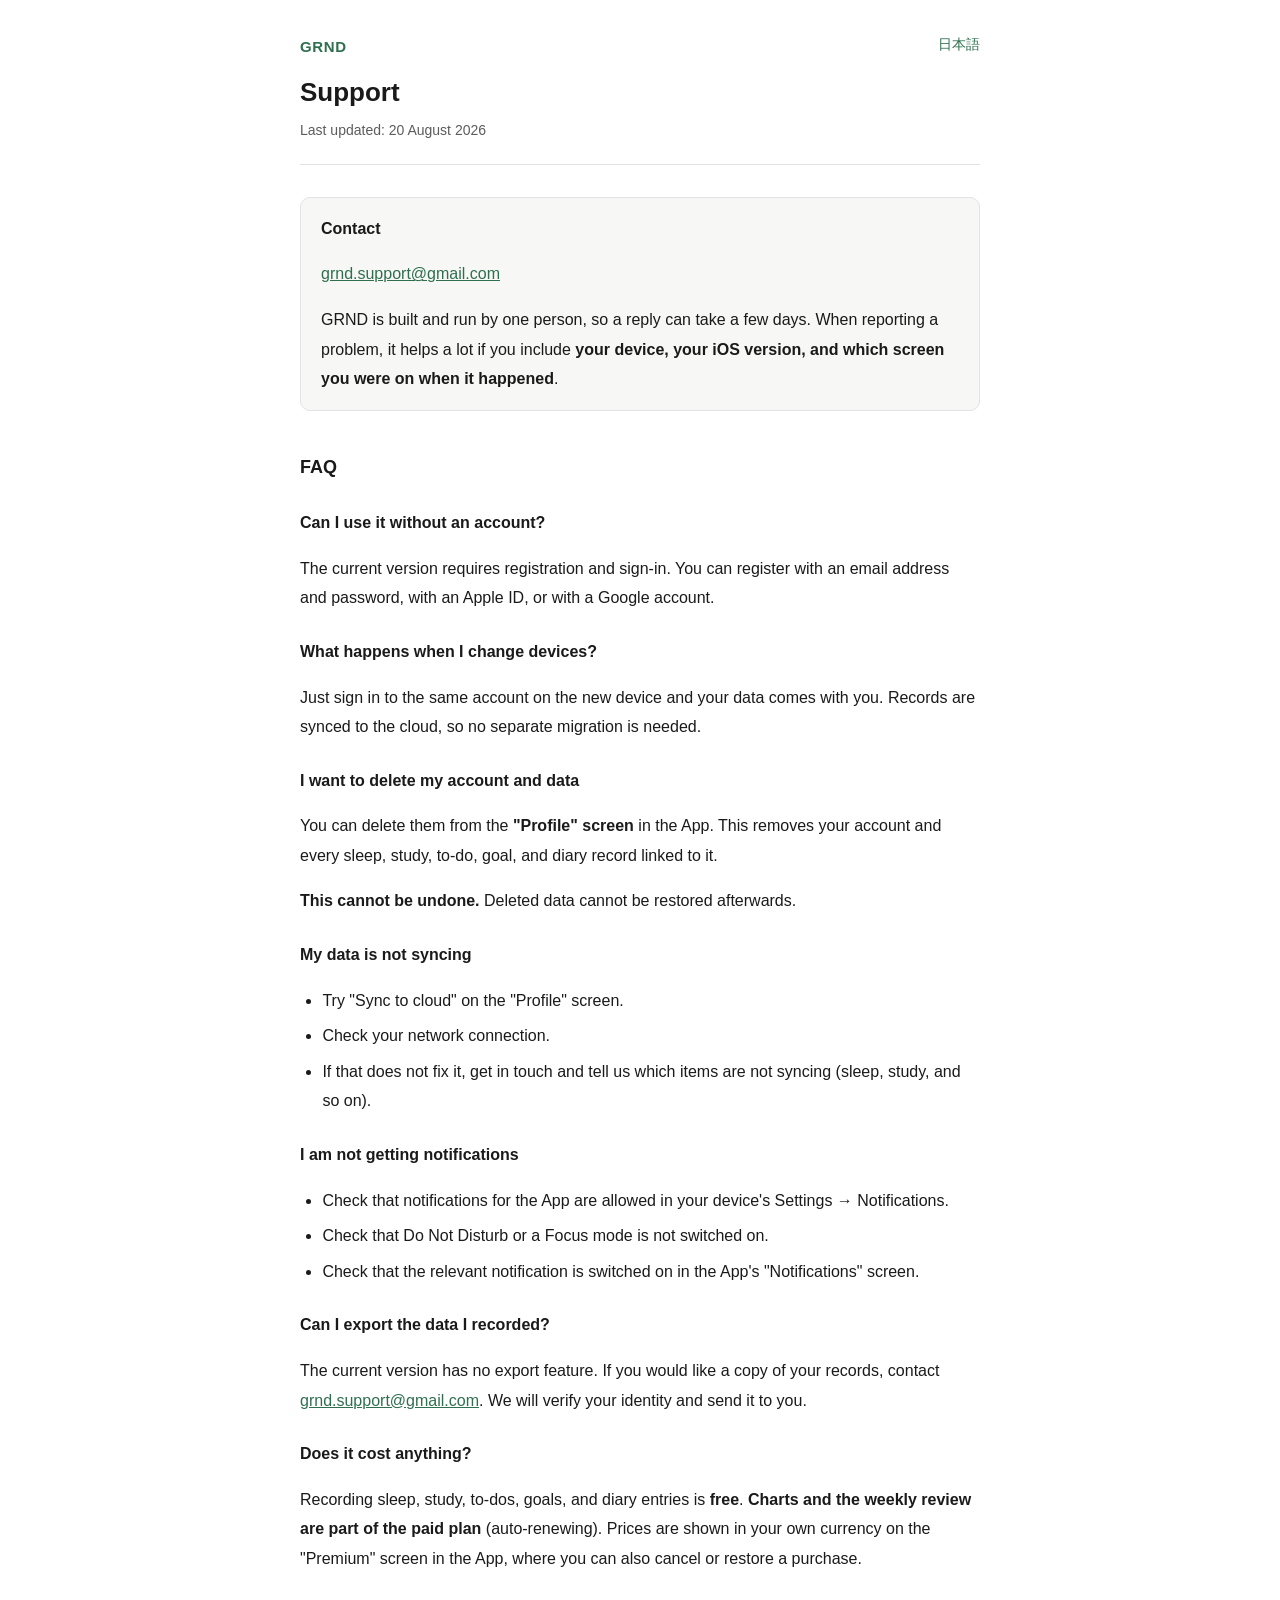
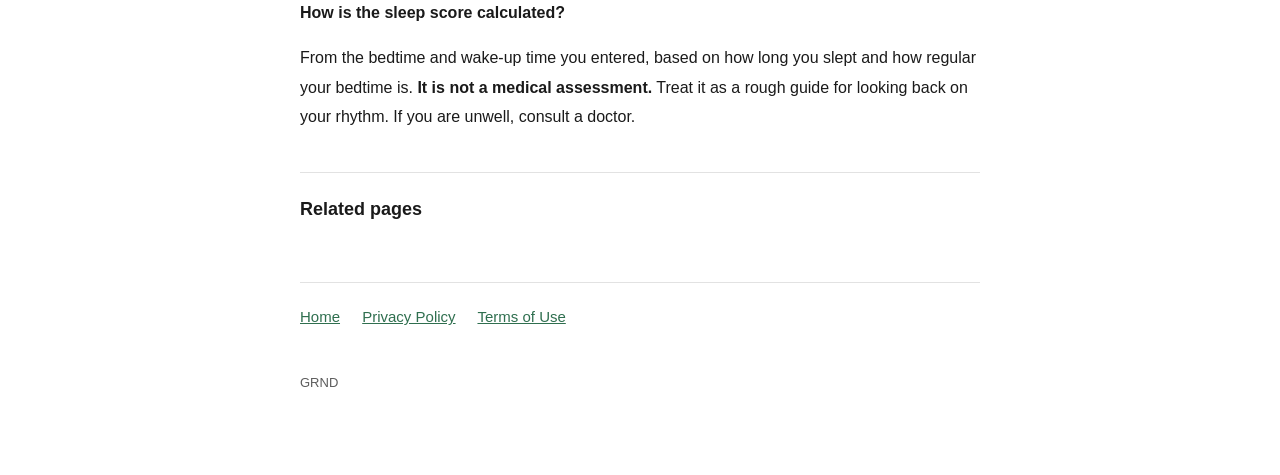
<file: support.en.html>
<!DOCTYPE html>
<html lang="en">
<head>
<meta charset="utf-8">
<meta name="viewport" content="width=device-width, initial-scale=1">
<title>Support | GRND</title>
<link rel="stylesheet" href="style.css">
<link rel="alternate" hreflang="ja" href="support.html">
</head>
<body>
<div class="wrap">
<header>
  <span class="lang"><a href="support.html">日本語</a></span>
  <a class="brand" href="index.en.html">GRND</a>
  <h1>Support</h1>
  <p class="meta">Last updated: 20 August 2026</p>
</header>

<div class="card">
<p><strong>Contact</strong></p>
<p><a href="mailto:grnd.support@gmail.com">grnd.support@gmail.com</a></p>
<p>GRND is built and run by one person, so a reply can take a few days. When reporting a problem, it helps a lot if you include <strong>your device, your iOS version, and which screen you were on when it happened</strong>.</p>
</div>

<h2>FAQ</h2>

<h3>Can I use it without an account?</h3>
<p>The current version requires registration and sign-in. You can register with an email address and password, with an Apple ID, or with a Google account.</p>

<h3>What happens when I change devices?</h3>
<p>Just sign in to the same account on the new device and your data comes with you. Records are synced to the cloud, so no separate migration is needed.</p>

<h3>I want to delete my account and data</h3>
<p>You can delete them from the <strong>"Profile" screen</strong> in the App. This removes your account and every sleep, study, to-do, goal, and diary record linked to it.</p>
<p><strong>This cannot be undone.</strong> Deleted data cannot be restored afterwards.</p>

<h3>My data is not syncing</h3>
<ul>
  <li>Try "Sync to cloud" on the "Profile" screen.</li>
  <li>Check your network connection.</li>
  <li>If that does not fix it, get in touch and tell us which items are not syncing (sleep, study, and so on).</li>
</ul>

<h3>I am not getting notifications</h3>
<ul>
  <li>Check that notifications for the App are allowed in your device's Settings → Notifications.</li>
  <li>Check that Do Not Disturb or a Focus mode is not switched on.</li>
  <li>Check that the relevant notification is switched on in the App's "Notifications" screen.</li>
</ul>

<h3>Can I export the data I recorded?</h3>
<p>The current version has no export feature. If you would like a copy of your records, contact <a href="mailto:grnd.support@gmail.com">grnd.support@gmail.com</a>. We will verify your identity and send it to you.</p>

<h3>Does it cost anything?</h3>
<p>Recording sleep, study, to-dos, goals, and diary entries is <strong>free</strong>. <strong>Charts and the weekly review are part of the paid plan</strong> (auto-renewing). Prices are shown in your own currency on the "Premium" screen in the App, where you can also cancel or restore a purchase.</p>

<h3>How is the sleep score calculated?</h3>
<p>From the bedtime and wake-up time you entered, based on how long you slept and how regular your bedtime is. <strong>It is not a medical assessment.</strong> Treat it as a rough guide for looking back on your rhythm. If you are unwell, consult a doctor.</p>

<h2>Related pages</h2>
<nav class="pages">
  <a href="index.en.html">Home</a>
  <a href="privacy.en.html">Privacy Policy</a>
  <a href="terms.en.html">Terms of Use</a>
</nav>
<footer>GRND</footer>
</div>
</body>
</html>
</file>
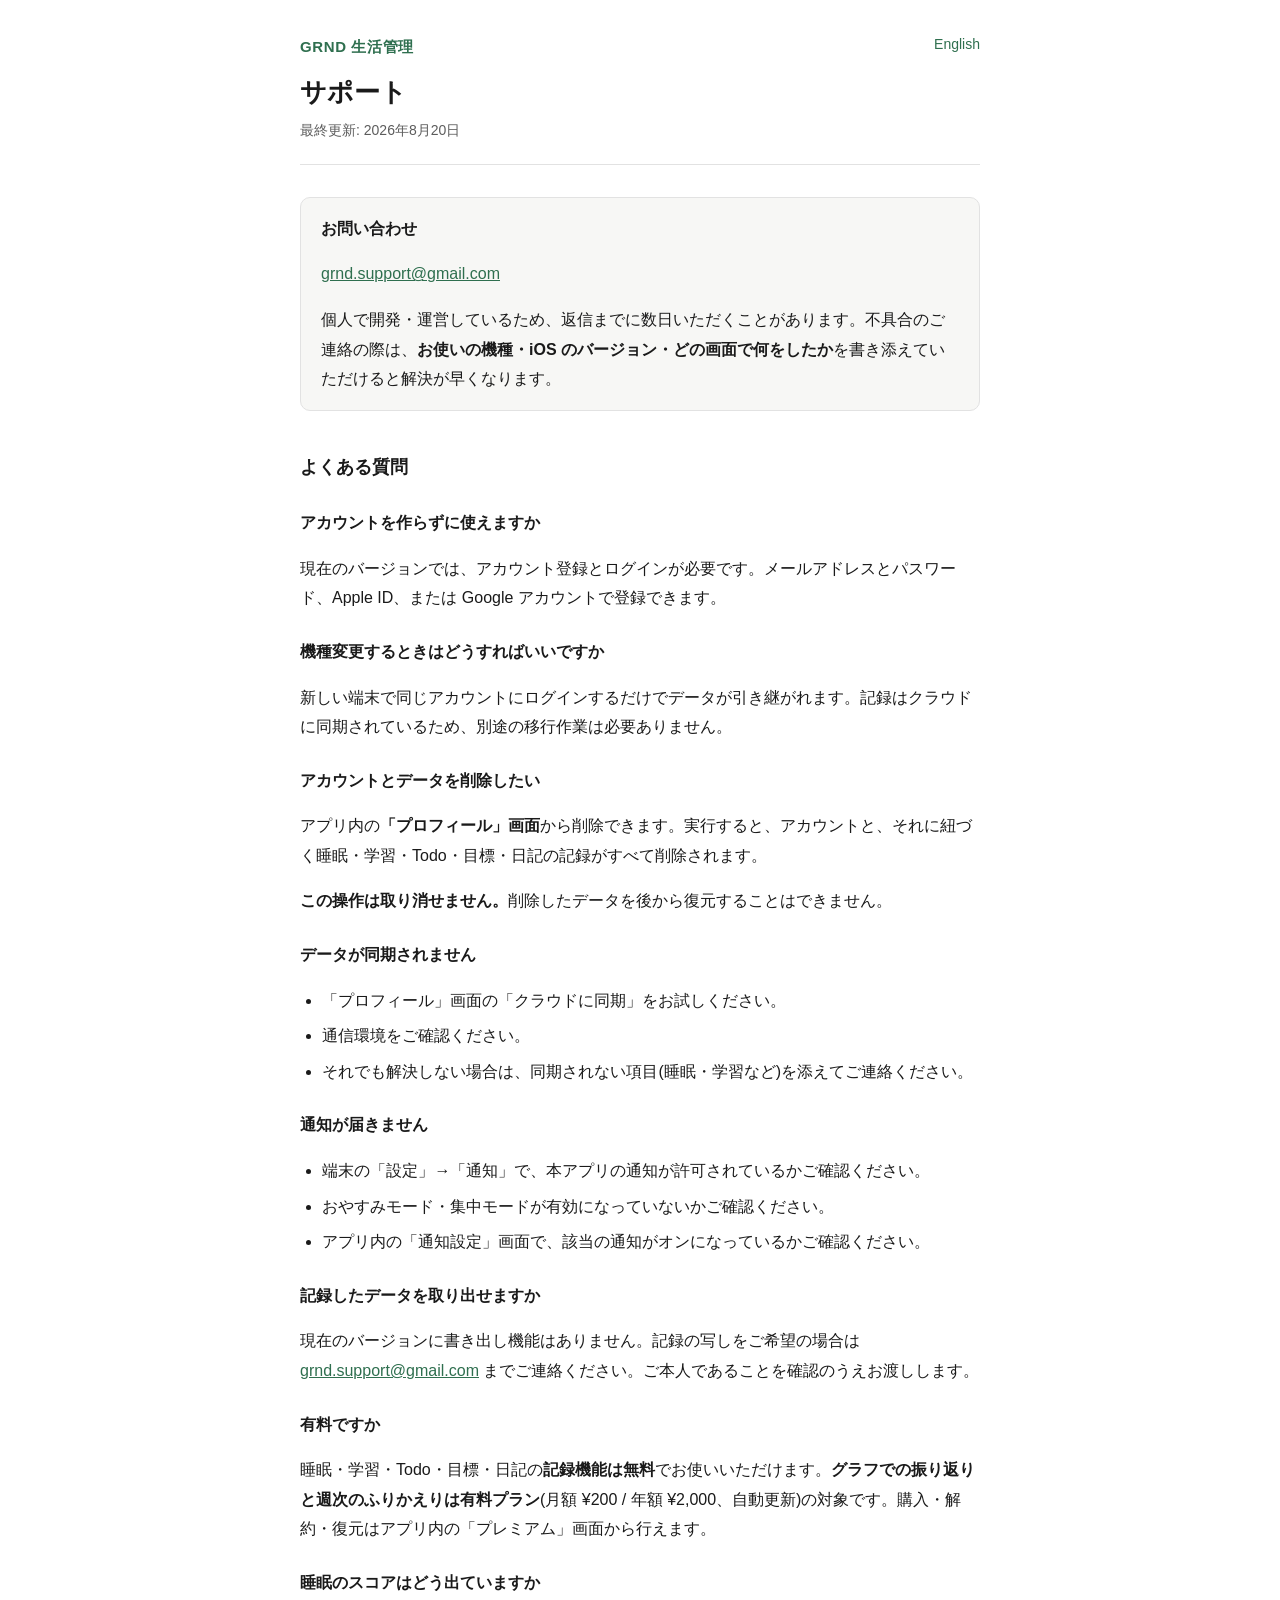
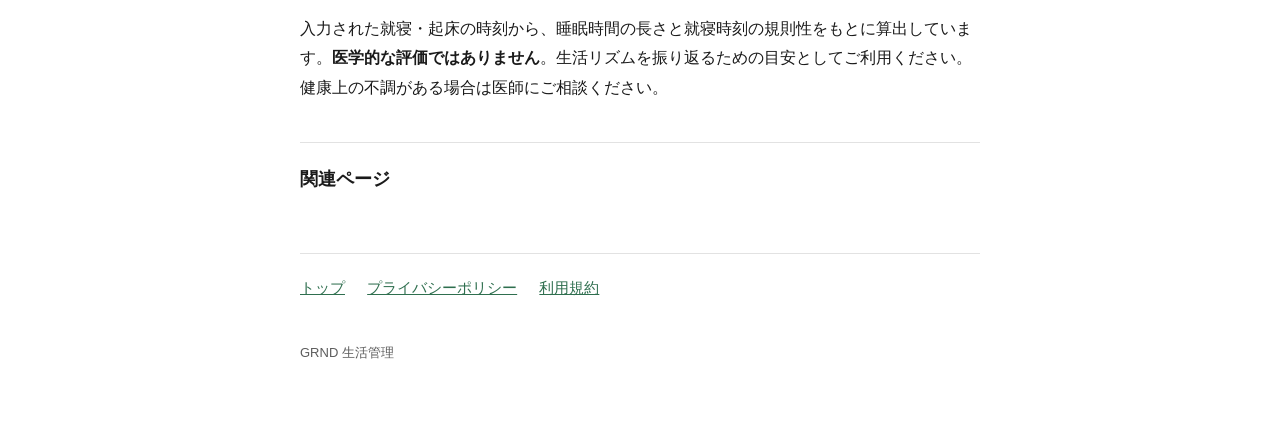
<file: support.html>
<!DOCTYPE html>
<html lang="ja">
<head>
<meta charset="utf-8">
<meta name="viewport" content="width=device-width, initial-scale=1">
<title>サポート | GRND 生活管理</title>
<link rel="stylesheet" href="style.css">
<link rel="alternate" hreflang="en" href="support.en.html">
</head>
<body>
<div class="wrap">
<header>
  <span class="lang"><a href="support.en.html">English</a></span>
  <a class="brand" href="./">GRND 生活管理</a>
  <h1>サポート</h1>
  <p class="meta">最終更新: 2026年8月20日</p>
</header>

<div class="card">
<p><strong>お問い合わせ</strong></p>
<p><a href="mailto:grnd.support@gmail.com">grnd.support@gmail.com</a></p>
<p>個人で開発・運営しているため、返信までに数日いただくことがあります。不具合のご連絡の際は、<strong>お使いの機種・iOS のバージョン・どの画面で何をしたか</strong>を書き添えていただけると解決が早くなります。</p>
</div>

<h2>よくある質問</h2>

<h3>アカウントを作らずに使えますか</h3>
<p>現在のバージョンでは、アカウント登録とログインが必要です。メールアドレスとパスワード、Apple ID、または Google アカウントで登録できます。</p>

<h3>機種変更するときはどうすればいいですか</h3>
<p>新しい端末で同じアカウントにログインするだけでデータが引き継がれます。記録はクラウドに同期されているため、別途の移行作業は必要ありません。</p>

<h3>アカウントとデータを削除したい</h3>
<p>アプリ内の<strong>「プロフィール」画面</strong>から削除できます。実行すると、アカウントと、それに紐づく睡眠・学習・Todo・目標・日記の記録がすべて削除されます。</p>
<p><strong>この操作は取り消せません。</strong>削除したデータを後から復元することはできません。</p>

<h3>データが同期されません</h3>
<ul>
  <li>「プロフィール」画面の「クラウドに同期」をお試しください。</li>
  <li>通信環境をご確認ください。</li>
  <li>それでも解決しない場合は、同期されない項目(睡眠・学習など)を添えてご連絡ください。</li>
</ul>

<h3>通知が届きません</h3>
<ul>
  <li>端末の「設定」→「通知」で、本アプリの通知が許可されているかご確認ください。</li>
  <li>おやすみモード・集中モードが有効になっていないかご確認ください。</li>
  <li>アプリ内の「通知設定」画面で、該当の通知がオンになっているかご確認ください。</li>
</ul>

<h3>記録したデータを取り出せますか</h3>
<p>現在のバージョンに書き出し機能はありません。記録の写しをご希望の場合は <a href="mailto:grnd.support@gmail.com">grnd.support@gmail.com</a> までご連絡ください。ご本人であることを確認のうえお渡しします。</p>

<h3>有料ですか</h3>
<p>睡眠・学習・Todo・目標・日記の<strong>記録機能は無料</strong>でお使いいただけます。<strong>グラフでの振り返りと週次のふりかえりは有料プラン</strong>(月額 ¥200 / 年額 ¥2,000、自動更新)の対象です。購入・解約・復元はアプリ内の「プレミアム」画面から行えます。</p>

<h3>睡眠のスコアはどう出ていますか</h3>
<p>入力された就寝・起床の時刻から、睡眠時間の長さと就寝時刻の規則性をもとに算出しています。<strong>医学的な評価ではありません</strong>。生活リズムを振り返るための目安としてご利用ください。健康上の不調がある場合は医師にご相談ください。</p>

<h2>関連ページ</h2>
<nav class="pages">
  <a href="./">トップ</a>
  <a href="privacy.html">プライバシーポリシー</a>
  <a href="terms.html">利用規約</a>
</nav>
<footer>GRND 生活管理</footer>
</div>
</body>
</html>
</file>
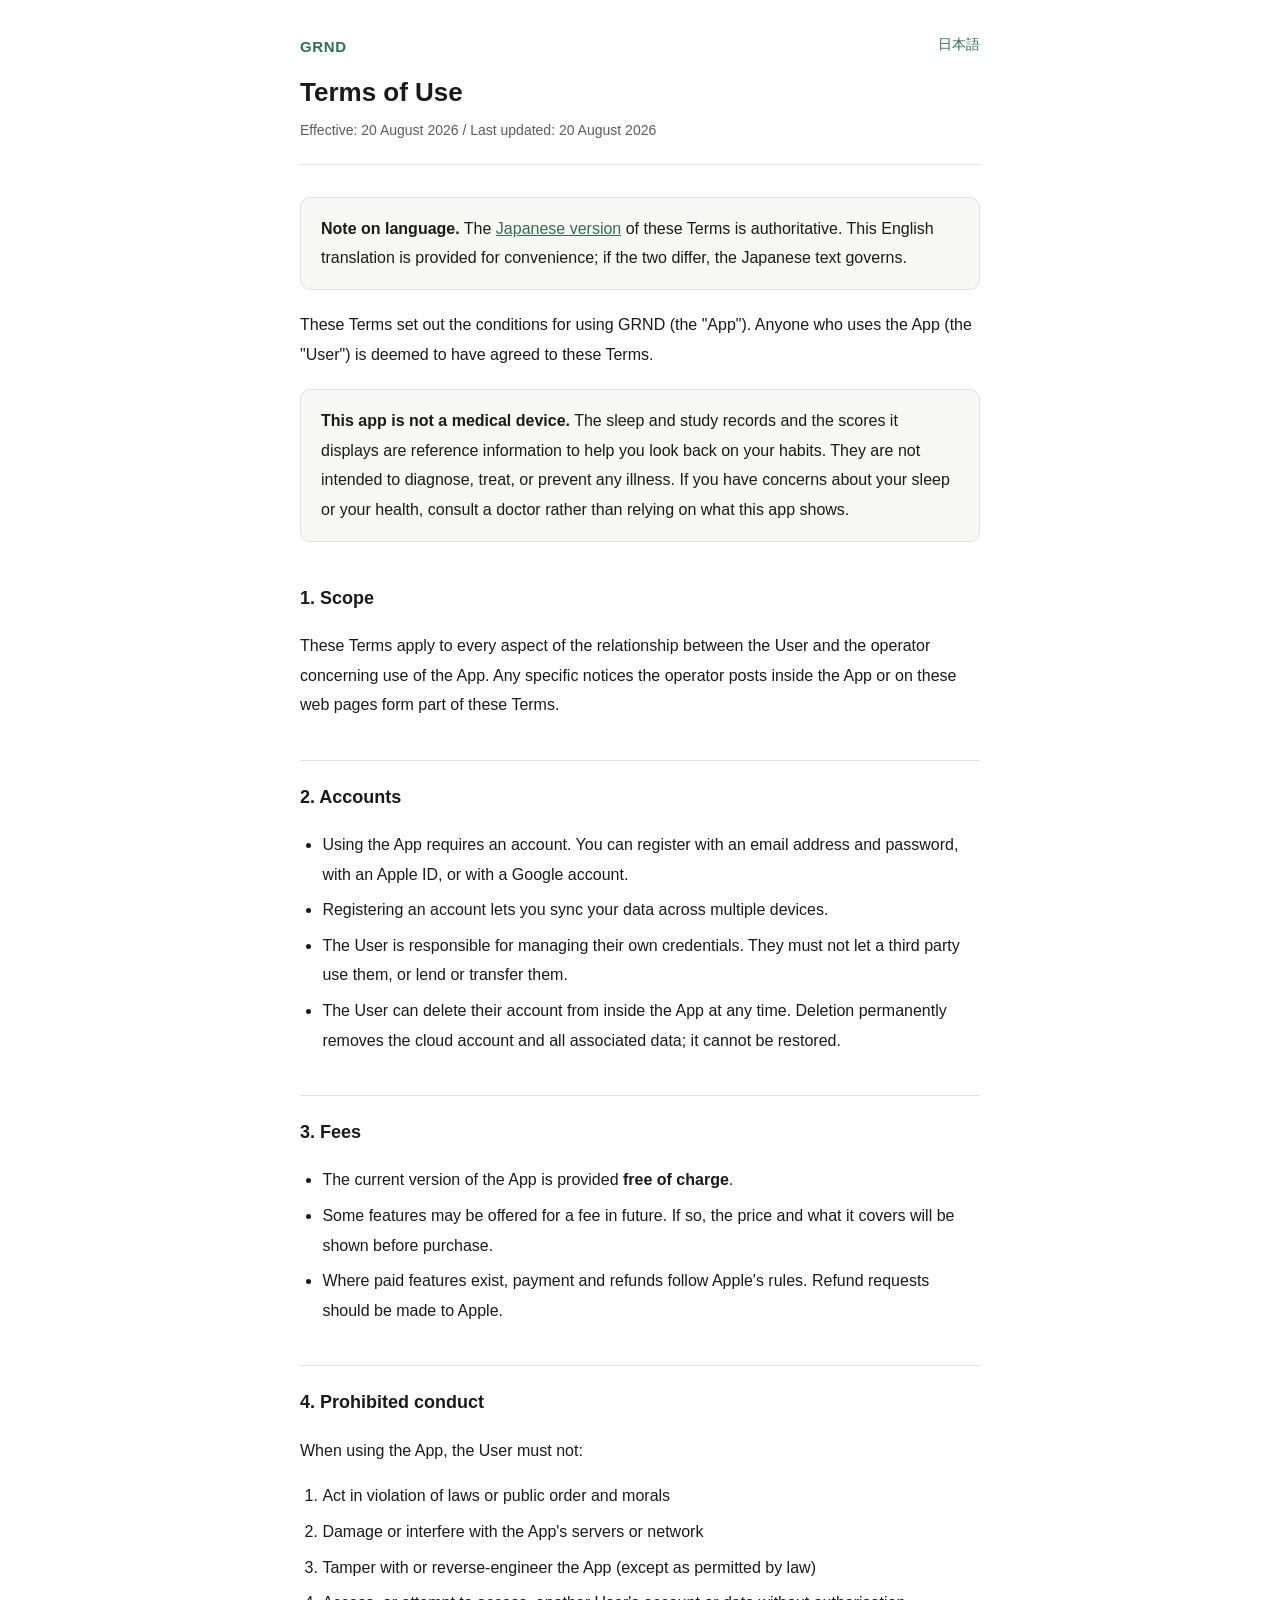
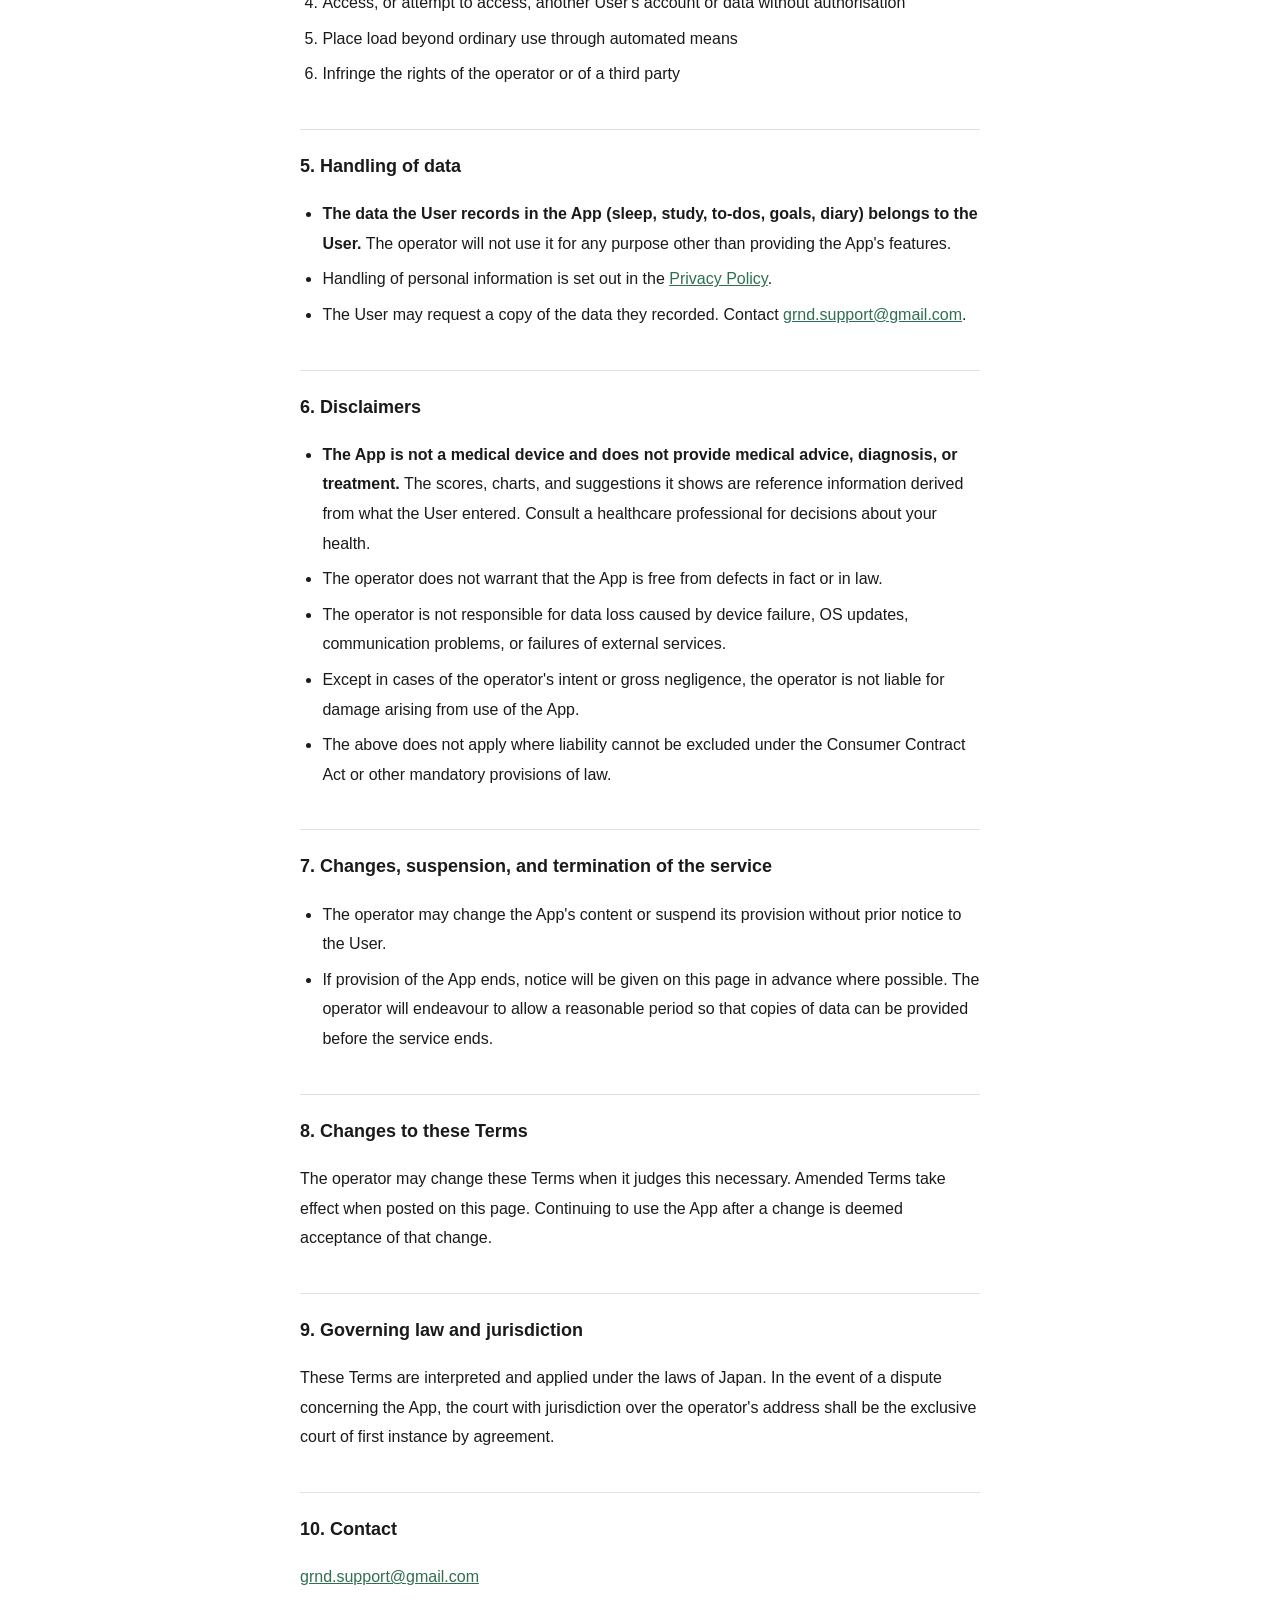
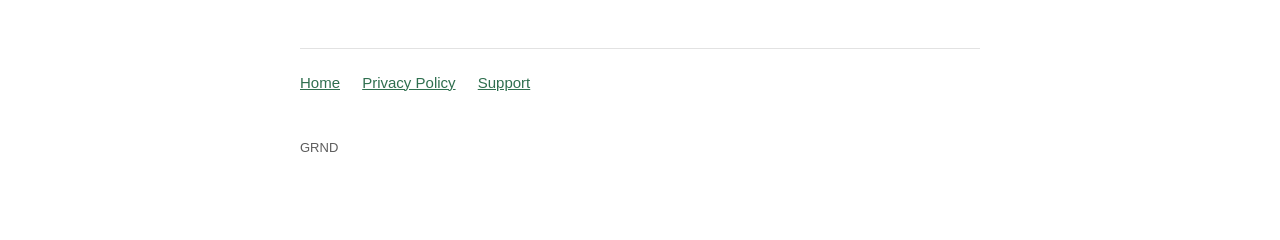
<file: terms.en.html>
<!DOCTYPE html>
<html lang="en">
<head>
<meta charset="utf-8">
<meta name="viewport" content="width=device-width, initial-scale=1">
<title>Terms of Use | GRND</title>
<link rel="stylesheet" href="style.css">
<link rel="alternate" hreflang="ja" href="terms.html">
</head>
<body>
<div class="wrap">
<header>
  <span class="lang"><a href="terms.html">日本語</a></span>
  <a class="brand" href="index.en.html">GRND</a>
  <h1>Terms of Use</h1>
  <p class="meta">Effective: 20 August 2026 / Last updated: 20 August 2026</p>
</header>

<div class="card">
<p><strong>Note on language.</strong> The <a href="terms.html">Japanese version</a> of these Terms is authoritative. This English translation is provided for convenience; if the two differ, the Japanese text governs.</p>
</div>

<p>These Terms set out the conditions for using GRND (the "App"). Anyone who uses the App (the "User") is deemed to have agreed to these Terms.</p>

<div class="card">
<p><strong>This app is not a medical device.</strong> The sleep and study records and the scores it displays are reference information to help you look back on your habits. They are not intended to diagnose, treat, or prevent any illness. If you have concerns about your sleep or your health, consult a doctor rather than relying on what this app shows.</p>
</div>

<h2>1. Scope</h2>
<p>These Terms apply to every aspect of the relationship between the User and the operator concerning use of the App. Any specific notices the operator posts inside the App or on these web pages form part of these Terms.</p>

<h2>2. Accounts</h2>
<ul>
  <li>Using the App requires an account. You can register with an email address and password, with an Apple ID, or with a Google account.</li>
  <li>Registering an account lets you sync your data across multiple devices.</li>
  <li>The User is responsible for managing their own credentials. They must not let a third party use them, or lend or transfer them.</li>
  <li>The User can delete their account from inside the App at any time. Deletion permanently removes the cloud account and all associated data; it cannot be restored.</li>
</ul>

<h2>3. Fees</h2>
<ul>
  <li>The current version of the App is provided <strong>free of charge</strong>.</li>
  <li>Some features may be offered for a fee in future. If so, the price and what it covers will be shown before purchase.</li>
  <li>Where paid features exist, payment and refunds follow Apple's rules. Refund requests should be made to Apple.</li>
</ul>

<h2>4. Prohibited conduct</h2>
<p>When using the App, the User must not:</p>
<ol>
  <li>Act in violation of laws or public order and morals</li>
  <li>Damage or interfere with the App's servers or network</li>
  <li>Tamper with or reverse-engineer the App (except as permitted by law)</li>
  <li>Access, or attempt to access, another User's account or data without authorisation</li>
  <li>Place load beyond ordinary use through automated means</li>
  <li>Infringe the rights of the operator or of a third party</li>
</ol>

<h2>5. Handling of data</h2>
<ul>
  <li><strong>The data the User records in the App (sleep, study, to-dos, goals, diary) belongs to the User.</strong> The operator will not use it for any purpose other than providing the App's features.</li>
  <li>Handling of personal information is set out in the <a href="privacy.en.html">Privacy Policy</a>.</li>
  <li>The User may request a copy of the data they recorded. Contact <a href="mailto:grnd.support@gmail.com">grnd.support@gmail.com</a>.</li>
</ul>

<h2>6. Disclaimers</h2>
<ul>
  <li><strong>The App is not a medical device and does not provide medical advice, diagnosis, or treatment.</strong> The scores, charts, and suggestions it shows are reference information derived from what the User entered. Consult a healthcare professional for decisions about your health.</li>
  <li>The operator does not warrant that the App is free from defects in fact or in law.</li>
  <li>The operator is not responsible for data loss caused by device failure, OS updates, communication problems, or failures of external services.</li>
  <li>Except in cases of the operator's intent or gross negligence, the operator is not liable for damage arising from use of the App.</li>
  <li>The above does not apply where liability cannot be excluded under the Consumer Contract Act or other mandatory provisions of law.</li>
</ul>

<h2>7. Changes, suspension, and termination of the service</h2>
<ul>
  <li>The operator may change the App's content or suspend its provision without prior notice to the User.</li>
  <li>If provision of the App ends, notice will be given on this page in advance where possible. The operator will endeavour to allow a reasonable period so that copies of data can be provided before the service ends.</li>
</ul>

<h2>8. Changes to these Terms</h2>
<p>The operator may change these Terms when it judges this necessary. Amended Terms take effect when posted on this page. Continuing to use the App after a change is deemed acceptance of that change.</p>

<h2>9. Governing law and jurisdiction</h2>
<p>These Terms are interpreted and applied under the laws of Japan. In the event of a dispute concerning the App, the court with jurisdiction over the operator's address shall be the exclusive court of first instance by agreement.</p>

<h2>10. Contact</h2>
<p><a href="mailto:grnd.support@gmail.com">grnd.support@gmail.com</a></p>

<nav class="pages">
  <a href="index.en.html">Home</a>
  <a href="privacy.en.html">Privacy Policy</a>
  <a href="support.en.html">Support</a>
</nav>
<footer>GRND</footer>
</div>
</body>
</html>
</file>
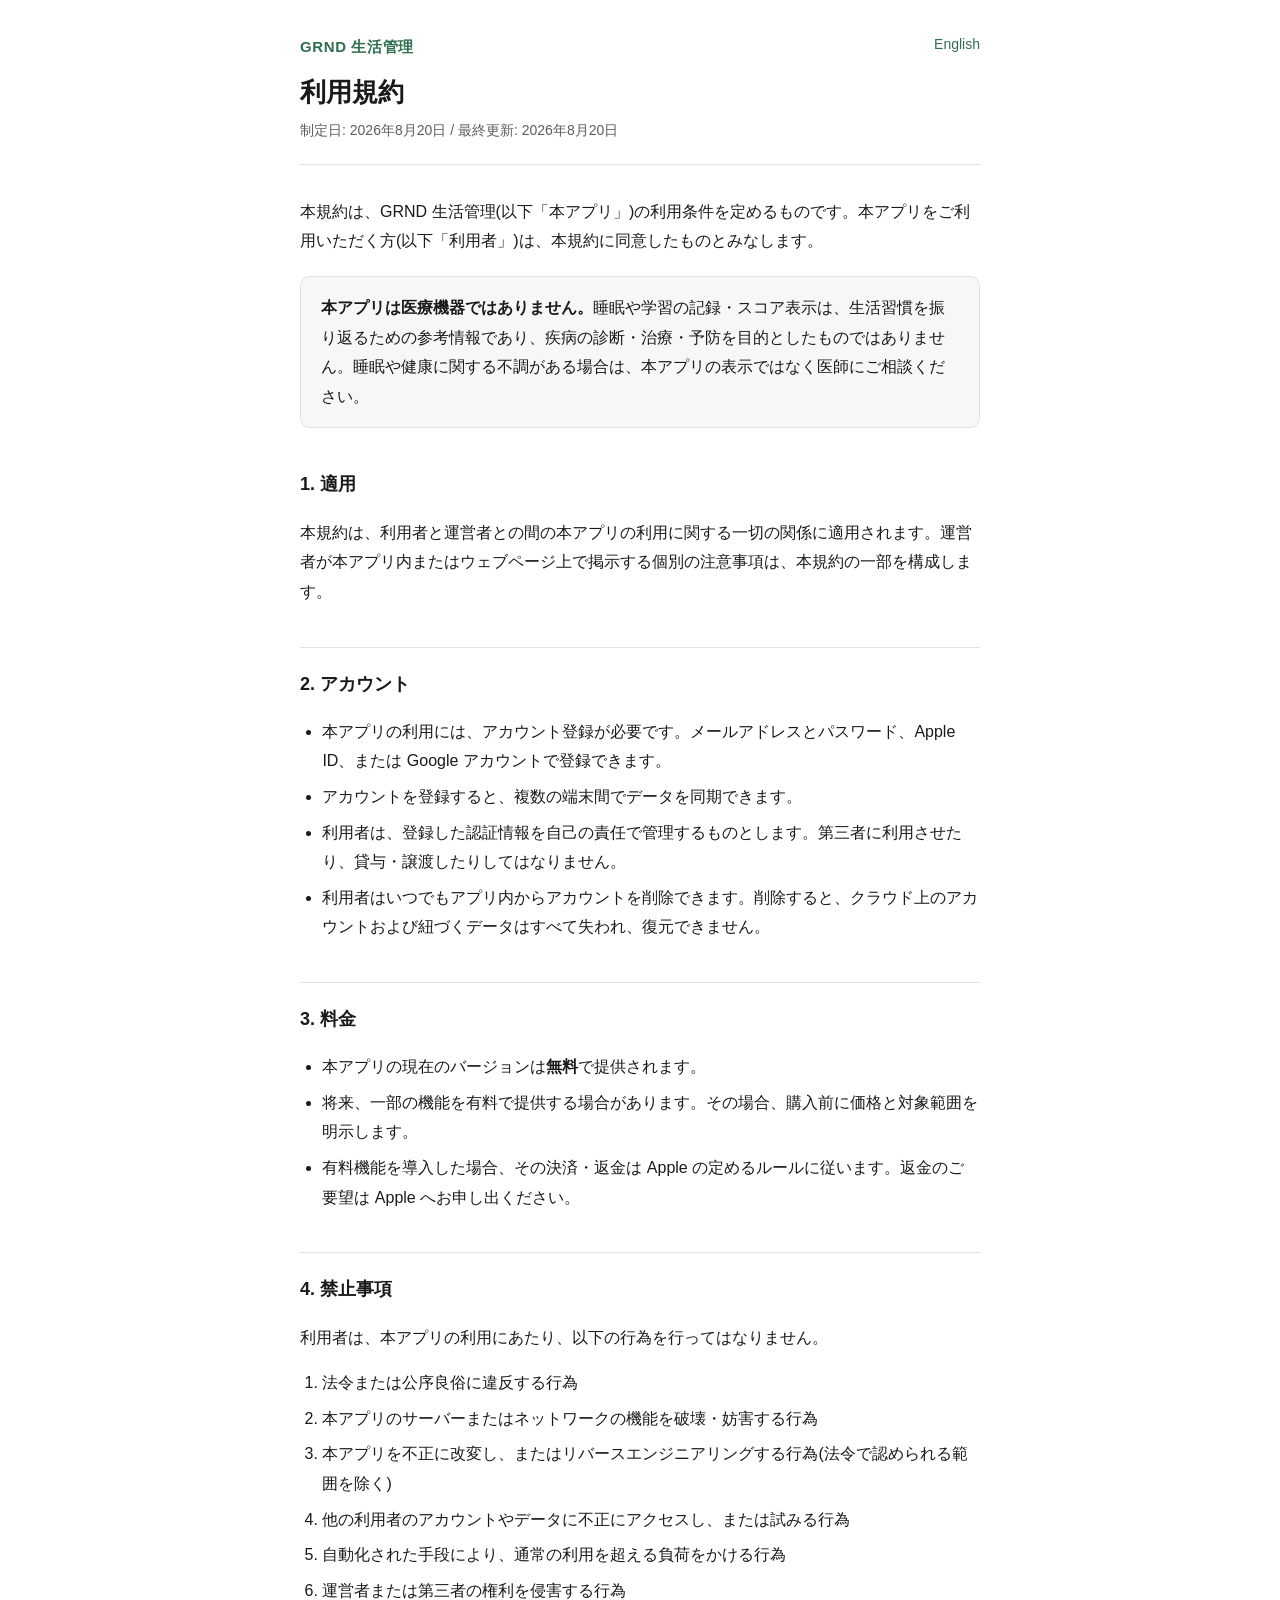
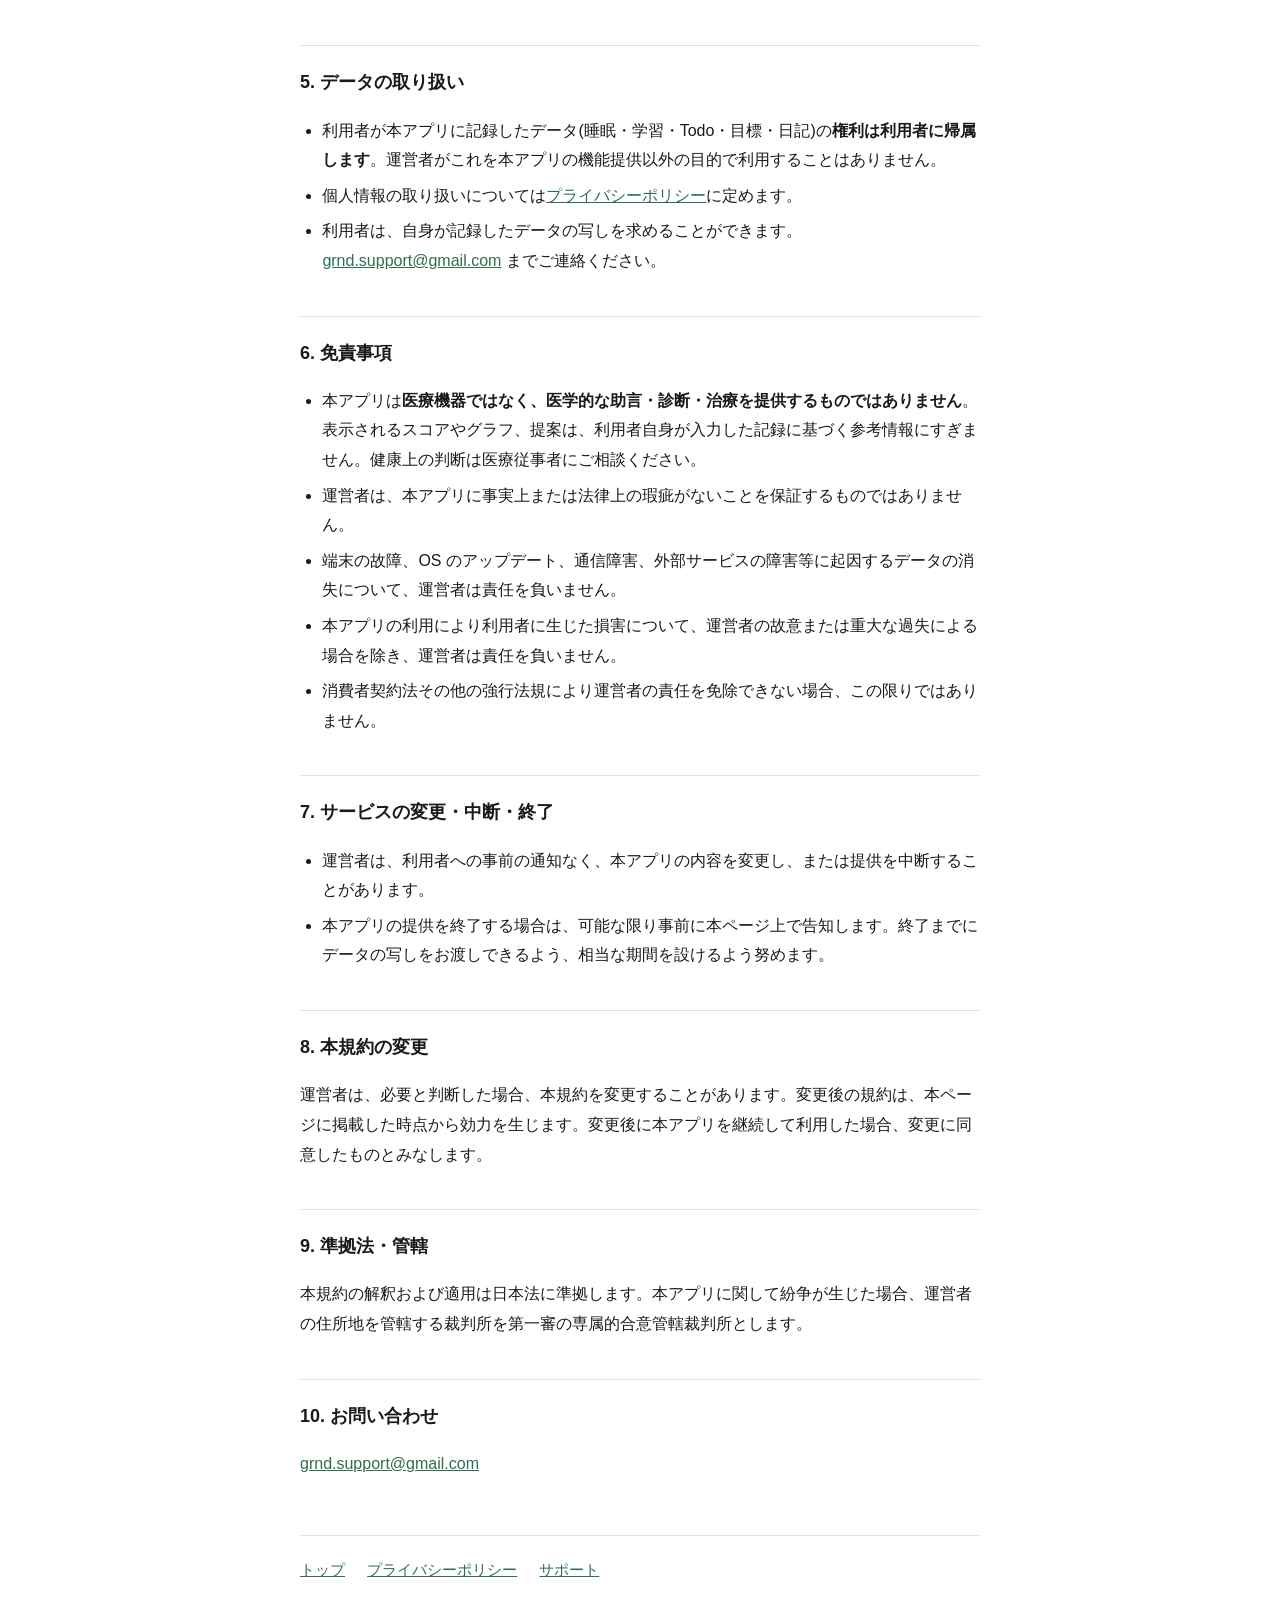
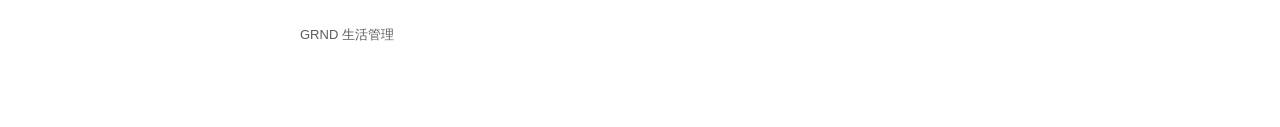
<file: terms.html>
<!DOCTYPE html>
<html lang="ja">
<head>
<meta charset="utf-8">
<meta name="viewport" content="width=device-width, initial-scale=1">
<title>利用規約 | GRND 生活管理</title>
<link rel="stylesheet" href="style.css">
<link rel="alternate" hreflang="en" href="terms.en.html">
</head>
<body>
<div class="wrap">
<header>
  <span class="lang"><a href="terms.en.html">English</a></span>
  <a class="brand" href="./">GRND 生活管理</a>
  <h1>利用規約</h1>
  <p class="meta">制定日: 2026年8月20日 / 最終更新: 2026年8月20日</p>
</header>

<p>本規約は、GRND 生活管理(以下「本アプリ」)の利用条件を定めるものです。本アプリをご利用いただく方(以下「利用者」)は、本規約に同意したものとみなします。</p>

<div class="card">
<p><strong>本アプリは医療機器ではありません。</strong>睡眠や学習の記録・スコア表示は、生活習慣を振り返るための参考情報であり、疾病の診断・治療・予防を目的としたものではありません。睡眠や健康に関する不調がある場合は、本アプリの表示ではなく医師にご相談ください。</p>
</div>

<h2>1. 適用</h2>
<p>本規約は、利用者と運営者との間の本アプリの利用に関する一切の関係に適用されます。運営者が本アプリ内またはウェブページ上で掲示する個別の注意事項は、本規約の一部を構成します。</p>

<h2>2. アカウント</h2>
<ul>
  <li>本アプリの利用には、アカウント登録が必要です。メールアドレスとパスワード、Apple ID、または Google アカウントで登録できます。</li>
  <li>アカウントを登録すると、複数の端末間でデータを同期できます。</li>
  <li>利用者は、登録した認証情報を自己の責任で管理するものとします。第三者に利用させたり、貸与・譲渡したりしてはなりません。</li>
  <li>利用者はいつでもアプリ内からアカウントを削除できます。削除すると、クラウド上のアカウントおよび紐づくデータはすべて失われ、復元できません。</li>
</ul>

<h2>3. 料金</h2>
<ul>
  <li>本アプリの現在のバージョンは<strong>無料</strong>で提供されます。</li>
  <li>将来、一部の機能を有料で提供する場合があります。その場合、購入前に価格と対象範囲を明示します。</li>
  <li>有料機能を導入した場合、その決済・返金は Apple の定めるルールに従います。返金のご要望は Apple へお申し出ください。</li>
</ul>

<h2>4. 禁止事項</h2>
<p>利用者は、本アプリの利用にあたり、以下の行為を行ってはなりません。</p>
<ol>
  <li>法令または公序良俗に違反する行為</li>
  <li>本アプリのサーバーまたはネットワークの機能を破壊・妨害する行為</li>
  <li>本アプリを不正に改変し、またはリバースエンジニアリングする行為(法令で認められる範囲を除く)</li>
  <li>他の利用者のアカウントやデータに不正にアクセスし、または試みる行為</li>
  <li>自動化された手段により、通常の利用を超える負荷をかける行為</li>
  <li>運営者または第三者の権利を侵害する行為</li>
</ol>

<h2>5. データの取り扱い</h2>
<ul>
  <li>利用者が本アプリに記録したデータ(睡眠・学習・Todo・目標・日記)の<strong>権利は利用者に帰属します</strong>。運営者がこれを本アプリの機能提供以外の目的で利用することはありません。</li>
  <li>個人情報の取り扱いについては<a href="privacy.html">プライバシーポリシー</a>に定めます。</li>
  <li>利用者は、自身が記録したデータの写しを求めることができます。<a href="mailto:grnd.support@gmail.com">grnd.support@gmail.com</a> までご連絡ください。</li>
</ul>

<h2>6. 免責事項</h2>
<ul>
  <li>本アプリは<strong>医療機器ではなく、医学的な助言・診断・治療を提供するものではありません</strong>。表示されるスコアやグラフ、提案は、利用者自身が入力した記録に基づく参考情報にすぎません。健康上の判断は医療従事者にご相談ください。</li>
  <li>運営者は、本アプリに事実上または法律上の瑕疵がないことを保証するものではありません。</li>
  <li>端末の故障、OS のアップデート、通信障害、外部サービスの障害等に起因するデータの消失について、運営者は責任を負いません。</li>
  <li>本アプリの利用により利用者に生じた損害について、運営者の故意または重大な過失による場合を除き、運営者は責任を負いません。</li>
  <li>消費者契約法その他の強行法規により運営者の責任を免除できない場合、この限りではありません。</li>
</ul>

<h2>7. サービスの変更・中断・終了</h2>
<ul>
  <li>運営者は、利用者への事前の通知なく、本アプリの内容を変更し、または提供を中断することがあります。</li>
  <li>本アプリの提供を終了する場合は、可能な限り事前に本ページ上で告知します。終了までにデータの写しをお渡しできるよう、相当な期間を設けるよう努めます。</li>
</ul>

<h2>8. 本規約の変更</h2>
<p>運営者は、必要と判断した場合、本規約を変更することがあります。変更後の規約は、本ページに掲載した時点から効力を生じます。変更後に本アプリを継続して利用した場合、変更に同意したものとみなします。</p>

<h2>9. 準拠法・管轄</h2>
<p>本規約の解釈および適用は日本法に準拠します。本アプリに関して紛争が生じた場合、運営者の住所地を管轄する裁判所を第一審の専属的合意管轄裁判所とします。</p>

<h2>10. お問い合わせ</h2>
<p><a href="mailto:grnd.support@gmail.com">grnd.support@gmail.com</a></p>

<nav class="pages">
  <a href="./">トップ</a>
  <a href="privacy.html">プライバシーポリシー</a>
  <a href="support.html">サポート</a>
</nav>
<footer>GRND 生活管理</footer>
</div>
</body>
</html>
</file>
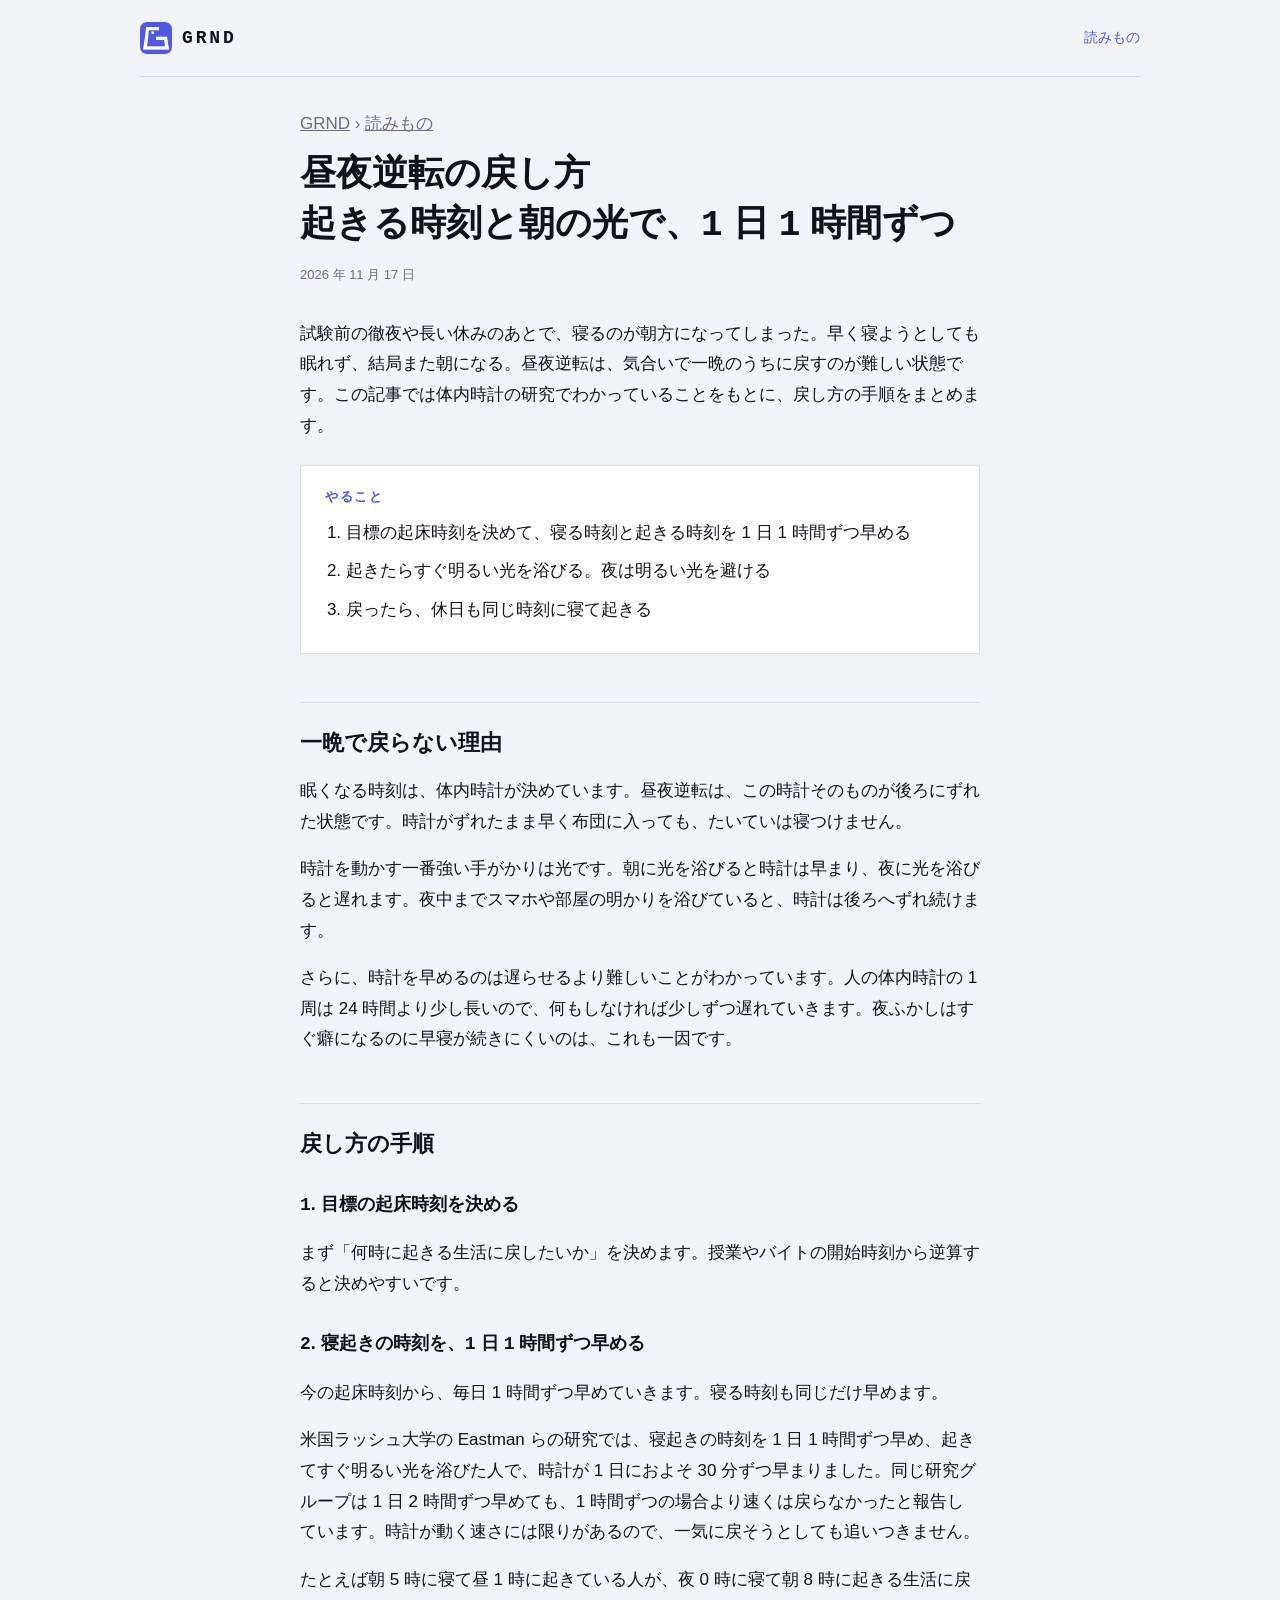
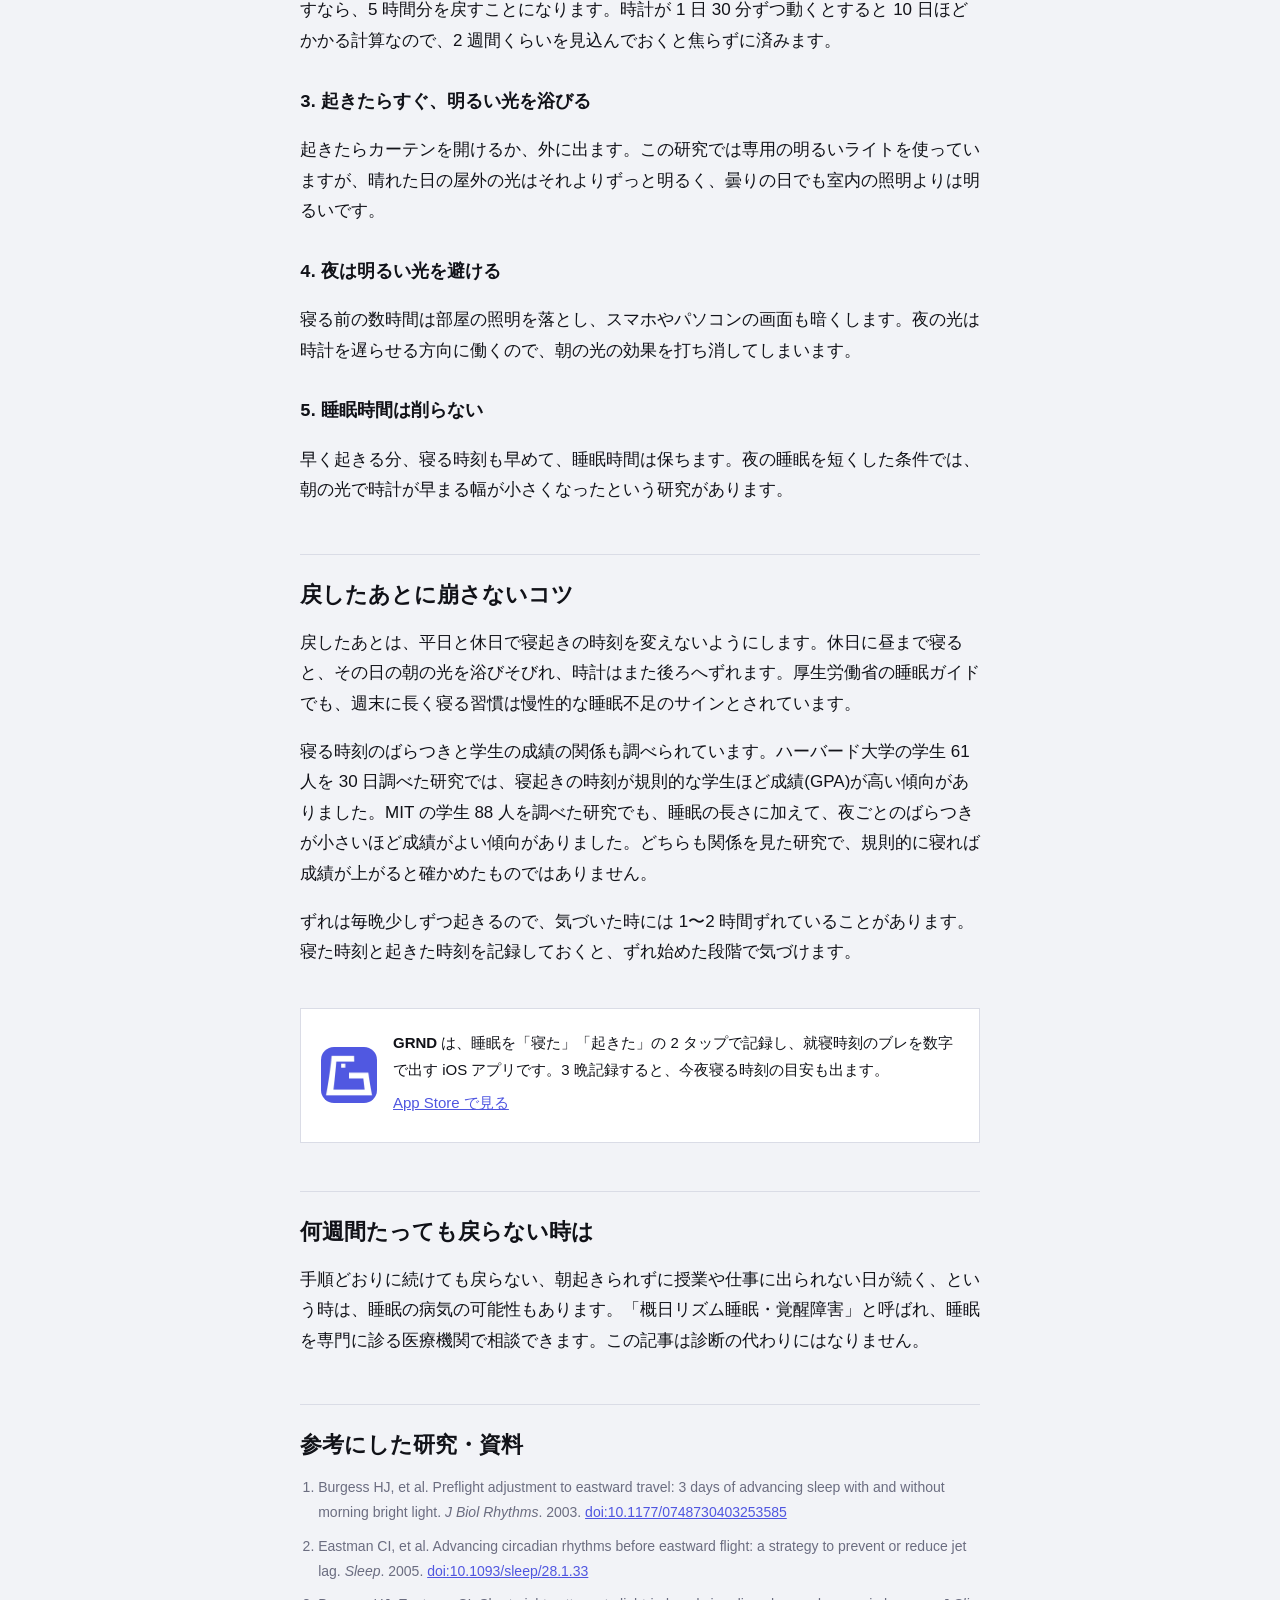
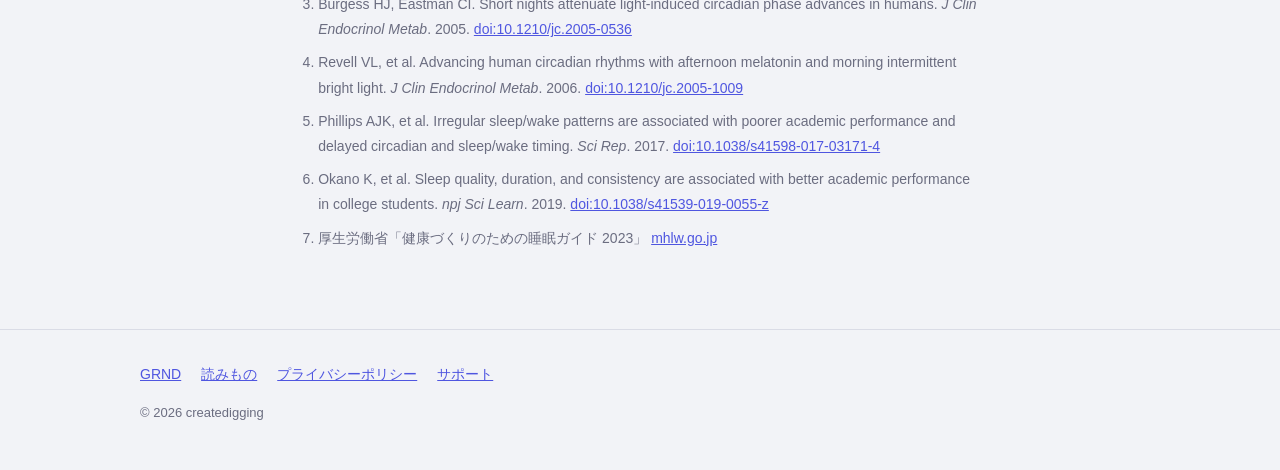
<file: articles/chuya-gyakuten.html>
<!DOCTYPE html>
<html lang="ja">
<head>
<meta charset="utf-8">
<meta name="viewport" content="width=device-width, initial-scale=1">
<title>昼夜逆転の戻し方｜起きる時刻と朝の光で、1 日 1 時間ずつ</title>
<meta name="description" content="昼夜逆転は一気には戻りません。体内時計の研究をもとに、起きる時刻を決めて朝の光を浴び、1 日 1 時間ずつ寝起きを早める戻し方と、戻したあとに崩さないコツをまとめました。">
<link rel="canonical" href="https://grnd.day/articles/chuya-gyakuten.html">
<link rel="icon" href="../favicon.png">
<link rel="apple-touch-icon" href="../img/apple-touch-icon.png">
<meta name="theme-color" content="#f2f3f7" media="(prefers-color-scheme: light)">
<meta name="theme-color" content="#111218" media="(prefers-color-scheme: dark)">
<meta property="og:type" content="article">
<meta property="og:site_name" content="GRND">
<meta property="og:title" content="昼夜逆転の戻し方｜起きる時刻と朝の光で、1 日 1 時間ずつ">
<meta property="og:description" content="体内時計の研究をもとにした、昼夜逆転の戻し方と、戻したあとに崩さないコツ。">
<meta property="og:url" content="https://grnd.day/articles/chuya-gyakuten.html">
<meta property="og:image" content="https://grnd.day/img/og-ja.png">
<meta property="og:locale" content="ja_JP">
<meta name="twitter:card" content="summary_large_image">
<link rel="stylesheet" href="../lp.css">
<script type="application/ld+json">
{
  "@context": "https://schema.org",
  "@type": "Article",
  "headline": "昼夜逆転の戻し方｜起きる時刻と朝の光で、1 日 1 時間ずつ",
  "datePublished": "2026-11-17",
  "dateModified": "2026-11-17",
  "inLanguage": "ja",
  "image": "https://grnd.day/img/og-ja.png",
  "author": { "@type": "Organization", "name": "createdigging" },
  "publisher": { "@type": "Organization", "name": "createdigging" },
  "mainEntityOfPage": "https://grnd.day/articles/chuya-gyakuten.html"
}
</script>
</head>
<body>

<div class="wrap">
  <div class="top">
    <a class="logo" href="../"><img src="../img/icon.png" alt="" width="32" height="32">GRND</a>
    <a class="lang" href="./">読みもの</a>
  </div>

  <article class="article">
    <p class="crumb"><a href="../">GRND</a> › <a href="./">読みもの</a></p>
    <h1>昼夜逆転の戻し方<br><span class="nw">起きる時刻と朝の光で、</span><span class="nw"><span class="mono">1</span> 日 <span class="mono">1</span> 時間ずつ</span></h1>
    <p class="date">2026 年 11 月 17 日</p>

    <p>試験前の徹夜や長い休みのあとで、寝るのが朝方になってしまった。早く寝ようとしても眠れず、結局また朝になる。昼夜逆転は、気合いで一晩のうちに戻すのが難しい状態です。この記事では体内時計の研究でわかっていることをもとに、戻し方の手順をまとめます。</p>

    <div class="summary">
      <p>やること</p>
      <ol>
        <li>目標の起床時刻を決めて、寝る時刻と起きる時刻を 1 日 1 時間ずつ早める</li>
        <li>起きたらすぐ明るい光を浴びる。夜は明るい光を避ける</li>
        <li>戻ったら、休日も同じ時刻に寝て起きる</li>
      </ol>
    </div>

    <h2>一晩で戻らない理由</h2>
    <p>眠くなる時刻は、体内時計が決めています。昼夜逆転は、この時計そのものが後ろにずれた状態です。時計がずれたまま早く布団に入っても、たいていは寝つけません。</p>
    <p>時計を動かす一番強い手がかりは光です。朝に光を浴びると時計は早まり、夜に光を浴びると遅れます。夜中までスマホや部屋の明かりを浴びていると、時計は後ろへずれ続けます。</p>
    <p>さらに、時計を早めるのは遅らせるより難しいことがわかっています。人の体内時計の 1 周は 24 時間より少し長いので、何もしなければ少しずつ遅れていきます。夜ふかしはすぐ癖になるのに早寝が続きにくいのは、これも一因です。</p>

    <h2>戻し方の手順</h2>

    <h3><span class="mono">1</span>. 目標の起床時刻を決める</h3>
    <p>まず「何時に起きる生活に戻したいか」を決めます。授業やバイトの開始時刻から逆算すると決めやすいです。</p>

    <h3><span class="mono">2</span>. 寝起きの時刻を、<span class="mono">1</span> 日 <span class="mono">1</span> 時間ずつ早める</h3>
    <p>今の起床時刻から、毎日 1 時間ずつ早めていきます。寝る時刻も同じだけ早めます。</p>
    <p>米国ラッシュ大学の Eastman らの研究では、寝起きの時刻を 1 日 1 時間ずつ早め、起きてすぐ明るい光を浴びた人で、時計が 1 日におよそ 30 分ずつ早まりました。同じ研究グループは 1 日 2 時間ずつ早めても、1 時間ずつの場合より速くは戻らなかったと報告しています。時計が動く速さには限りがあるので、一気に戻そうとしても追いつきません。</p>
    <p>たとえば朝 5 時に寝て昼 1 時に起きている人が、夜 0 時に寝て朝 8 時に起きる生活に戻すなら、5 時間分を戻すことになります。時計が 1 日 30 分ずつ動くとすると 10 日ほどかかる計算なので、2 週間くらいを見込んでおくと焦らずに済みます。</p>

    <h3><span class="mono">3</span>. 起きたらすぐ、明るい光を浴びる</h3>
    <p>起きたらカーテンを開けるか、外に出ます。この研究では専用の明るいライトを使っていますが、晴れた日の屋外の光はそれよりずっと明るく、曇りの日でも室内の照明よりは明るいです。</p>

    <h3><span class="mono">4</span>. 夜は明るい光を避ける</h3>
    <p>寝る前の数時間は部屋の照明を落とし、スマホやパソコンの画面も暗くします。夜の光は時計を遅らせる方向に働くので、朝の光の効果を打ち消してしまいます。</p>

    <h3><span class="mono">5</span>. 睡眠時間は削らない</h3>
    <p>早く起きる分、寝る時刻も早めて、睡眠時間は保ちます。夜の睡眠を短くした条件では、朝の光で時計が早まる幅が小さくなったという研究があります。</p>

    <h2>戻したあとに崩さないコツ</h2>
    <p>戻したあとは、平日と休日で寝起きの時刻を変えないようにします。休日に昼まで寝ると、その日の朝の光を浴びそびれ、時計はまた後ろへずれます。厚生労働省の睡眠ガイドでも、週末に長く寝る習慣は慢性的な睡眠不足のサインとされています。</p>
    <p>寝る時刻のばらつきと学生の成績の関係も調べられています。ハーバード大学の学生 61 人を 30 日調べた研究では、寝起きの時刻が規則的な学生ほど成績(GPA)が高い傾向がありました。MIT の学生 88 人を調べた研究でも、睡眠の長さに加えて、夜ごとのばらつきが小さいほど成績がよい傾向がありました。どちらも関係を見た研究で、規則的に寝れば成績が上がると確かめたものではありません。</p>
    <p>ずれは毎晩少しずつ起きるので、気づいた時には 1〜2 時間ずれていることがあります。寝た時刻と起きた時刻を記録しておくと、ずれ始めた段階で気づけます。</p>

    <div class="appbox">
      <img src="../img/icon.png" alt="GRND のアイコン" width="56" height="56">
      <div>
        <p><b>GRND</b> は、睡眠を「寝た」「起きた」の 2 タップで記録し、就寝時刻のブレを数字で出す iOS アプリです。3 晩記録すると、今夜寝る時刻の目安も出ます。</p>
        <p><a href="https://apps.apple.com/jp/app/id6755229342">App Store で見る</a></p>
      </div>
    </div>

    <h2>何週間たっても戻らない時は</h2>
    <p>手順どおりに続けても戻らない、朝起きられずに授業や仕事に出られない日が続く、という時は、睡眠の病気の可能性もあります。「概日リズム睡眠・覚醒障害」と呼ばれ、睡眠を専門に診る医療機関で相談できます。この記事は診断の代わりにはなりません。</p>

    <h2>参考にした研究・資料</h2>
    <ol class="refs">
      <li>Burgess HJ, et al. Preflight adjustment to eastward travel: 3 days of advancing sleep with and without morning bright light. <i>J Biol Rhythms</i>. 2003. <a href="https://doi.org/10.1177/0748730403253585">doi:10.1177/0748730403253585</a></li>
      <li>Eastman CI, et al. Advancing circadian rhythms before eastward flight: a strategy to prevent or reduce jet lag. <i>Sleep</i>. 2005. <a href="https://doi.org/10.1093/sleep/28.1.33">doi:10.1093/sleep/28.1.33</a></li>
      <li>Burgess HJ, Eastman CI. Short nights attenuate light-induced circadian phase advances in humans. <i>J Clin Endocrinol Metab</i>. 2005. <a href="https://doi.org/10.1210/jc.2005-0536">doi:10.1210/jc.2005-0536</a></li>
      <li>Revell VL, et al. Advancing human circadian rhythms with afternoon melatonin and morning intermittent bright light. <i>J Clin Endocrinol Metab</i>. 2006. <a href="https://doi.org/10.1210/jc.2005-1009">doi:10.1210/jc.2005-1009</a></li>
      <li>Phillips AJK, et al. Irregular sleep/wake patterns are associated with poorer academic performance and delayed circadian and sleep/wake timing. <i>Sci Rep</i>. 2017. <a href="https://doi.org/10.1038/s41598-017-03171-4">doi:10.1038/s41598-017-03171-4</a></li>
      <li>Okano K, et al. Sleep quality, duration, and consistency are associated with better academic performance in college students. <i>npj Sci Learn</i>. 2019. <a href="https://doi.org/10.1038/s41539-019-0055-z">doi:10.1038/s41539-019-0055-z</a></li>
      <li>厚生労働省「健康づくりのための睡眠ガイド 2023」 <a href="https://www.mhlw.go.jp/stf/seisakunitsuite/bunya/kenkou_iryou/kenkou/suimin/index.html">mhlw.go.jp</a></li>
    </ol>
  </article>
</div>

<footer>
  <div class="wrap">
    <nav>
      <a href="../">GRND</a>
      <a href="./">読みもの</a>
      <a href="../privacy.html">プライバシーポリシー</a>
      <a href="../support.html">サポート</a>
    </nav>
    <p>© 2026 createdigging</p>
  </div>
</footer>

</body>
</html>
</file>
<file: lp.css>
:root {
  --bg: #f2f3f7;
  --surface: #ffffff;
  --fg: #111218;
  --mute: #6b6d80;
  --line: #dadce6;
  --ind: #4f56e0;
  --brown: #a47b4f;
  --green: #2e8b57;
  --mono: ui-monospace, "SF Mono", "JetBrains Mono", Menlo, Consolas, monospace;
}
@media (prefers-color-scheme: dark) {
  :root {
    --bg: #111218;
    --surface: #1a1c24;
    --fg: #eceef4;
    --mute: #9a9cb0;
    --line: #2c2f3a;
    --ind: #8a90ff;
    --brown: #c99d6e;
    --green: #5cbf86;
  }
}
* { box-sizing: border-box; }
html { -webkit-text-size-adjust: 100%; }
body {
  margin: 0;
  background: var(--bg);
  color: var(--fg);
  font-family: -apple-system, BlinkMacSystemFont, "Hiragino Sans", "Noto Sans JP",
    "Yu Gothic", Meiryo, sans-serif;
  line-height: 1.8;
  font-size: 16px;
}
.mono { font-family: var(--mono); letter-spacing: 0; }
a { color: var(--ind); }
.wrap { max-width: 1040px; margin: 0 auto; padding: 0 20px; }

.top { display: flex; align-items: center; justify-content: space-between; padding: 16px 0; border-bottom: 1px solid var(--line); }
.logo { display: flex; align-items: center; gap: 10px; text-decoration: none; color: var(--fg);
  font-family: var(--mono); font-weight: 700; letter-spacing: .16em; font-size: 18px; }
.logo img { width: 32px; height: 32px; border-radius: 7px; }
.top .lang { font-size: 14px; text-decoration: none; min-height: 44px; display: inline-flex; align-items: center; }

.hero { display: grid; grid-template-columns: 1.1fr .9fr; gap: 48px; align-items: center; padding: 48px 0 64px; }
.eyebrow, .num, .label { font-family: var(--mono); font-size: 13px; font-weight: 700; letter-spacing: .12em; color: var(--ind); margin: 0 0 12px; }
.hero h1 { font-size: clamp(26px, 6.6vw, 46px); line-height: 1.3; margin: 0 0 20px; letter-spacing: -.01em; }
.c-study { color: var(--ind); } .c-sleep { color: var(--brown); } .c-todo { color: var(--green); }
.lead { font-size: 18px; color: var(--mute); margin: 0 0 28px; }
.lead b { color: var(--fg); }
.cta { display: inline-flex; align-items: center; justify-content: center; min-height: 48px; background: var(--ind); color: #fff;
  text-decoration: none; font-weight: 700; padding: 0 28px; border-radius: 2px; font-size: 16px; }
.cta:active { opacity: .7; }
.cta-note { font-size: 13px; color: var(--mute); margin: 12px 0 0; }


.feat { display: grid; grid-template-columns: 1fr 1fr; gap: 48px; align-items: center;
  padding: 48px 0; border-top: 1px solid var(--line); }
.feat:nth-of-type(even) .fig { order: -1; }
.feat h2 { font-size: clamp(24px, 3.6vw, 34px); line-height: 1.35; margin: 0 0 16px; }
.feat p { margin: 0 0 12px; color: var(--mute); font-size: 17px; }

.lines { list-style: none; padding: 0; margin: 20px 0 0; }
.lines li { display: flex; align-items: center; gap: 14px; font-weight: 700; font-size: 17px; margin-bottom: 12px; }
.lines i { width: 22px; height: 22px; border-radius: 2px; background: var(--c); flex: none; position: relative; }
.lines i::after { content: ""; position: absolute; left: 7px; top: 3px; width: 6px; height: 11px;
  border: solid #fff; border-width: 0 3px 3px 0; transform: rotate(45deg); }

.scorecard { justify-self: stretch; background: var(--surface); border: 1px solid var(--line); padding: 24px; }
.scorecard .big { font-size: 88px; font-weight: 700; line-height: 1; }
.scorecard .big small { font-size: 28px; color: var(--mute); }
.bar { display: flex; height: 18px; background: var(--line); margin: 22px 0 12px; }
.bar span { background: var(--c); }
.legend { display: flex; flex-wrap: wrap; gap: 6px 18px; font-size: 14px; color: var(--mute); }
.legend b { color: var(--c); }
.advice { margin: 18px 0 0; padding-top: 16px; border-top: 1px solid var(--line); font-weight: 700; }
.illus { font-size: 12px; color: var(--mute); margin-top: 10px; }

.band { background: var(--surface); border-top: 1px solid var(--line); border-bottom: 1px solid var(--line); padding: 48px 0; }
.cols { display: grid; grid-template-columns: repeat(3, 1fr); border-top: 1px solid var(--line); }
.cols > div { padding: 20px 24px 4px 0; }
.cols > div + div { border-left: 1px solid var(--line); padding-left: 24px; }
.cols h3 { font-size: 18px; margin: 0 0 8px; }
.cols p { margin: 0; color: var(--mute); font-size: 15px; }
.band h2, .faq h2 { font-size: 26px; margin: 0 0 28px; }

.faq { padding: 48px 0; }
.faq dl { border-top: 1px solid var(--line); }
.faq dt { padding-top: 16px; }
.faq dd { padding-bottom: 16px; border-bottom: 1px solid var(--line); }
.faq dl { margin: 0; }
.faq dt { font-weight: 700; margin-top: 0; }
.faq dd { margin: 6px 0 0; color: var(--mute); }

.final { text-align: center; padding: 64px 0; border-top: 1px solid var(--line); }
.final img { width: 88px; height: 88px; border-radius: 20px; }
.final h2 { font-size: clamp(24px, 4vw, 34px); margin: 18px 0 24px; }

footer { border-top: 1px solid var(--line); padding: 32px 0 48px; font-size: 13px; color: var(--mute); }
footer nav { display: flex; flex-wrap: wrap; gap: 8px 20px; margin-bottom: 14px; font-size: 14px; }
footer p { margin: 6px 0; }

@media (max-width: 760px) {
  .hero { grid-template-columns: 1fr; padding: 16px 0 56px; gap: 40px; }
  .feat { grid-template-columns: 1fr; gap: 32px; padding: 48px 0; }
  .feat:nth-of-type(even) .fig { order: 0; }
  .cols { grid-template-columns: 1fr; }
  .cols > div, .cols > div + div { border-left: 0; padding: 16px 0 4px; }
  .cols > div + div { border-top: 1px solid var(--line); }
  .lead { font-size: 16px; }
}
.nw { display: inline-block; }

/* figures */
.fig { justify-self: stretch; background: var(--surface); border: 1px solid var(--line); padding: 24px; }
.fig-head { display: flex; justify-content: space-between; align-items: baseline; gap: 12px; margin-bottom: 18px; }
.fig .fig-title { font-family: var(--mono); font-size: 13px; font-weight: 700; letter-spacing: .12em; color: var(--ind); margin: 0; }
.fig .fig-big { font-size: 40px; font-weight: 700; line-height: 1; margin: 0; color: var(--fg); }
.fig-big small { font-size: 20px; color: var(--mute); }
.fig .illus { font-size: 12px; color: var(--mute); margin: 14px 0 0; }
.fig .legend { margin-top: 14px; }

.cols7 { display: grid; grid-template-columns: repeat(7, 1fr); gap: 8px; height: 200px; align-items: end; border-bottom: 1px solid var(--fg); }
.cols7 .col { height: 100%; display: flex; flex-direction: column-reverse; }
.cols7 .col i { display: block; background: var(--c); }
.cols7 .future { border: 1px dashed var(--line); border-bottom: 0; }
.cols7 .today { outline: 2px solid var(--ind); outline-offset: 3px; }
.days7 { display: grid; grid-template-columns: repeat(7, 1fr); gap: 8px; margin-top: 8px; font-size: 12px; color: var(--mute); text-align: center; }
.days7 .on { color: var(--fg); font-weight: 700; }

.dots { display: grid; grid-template-columns: auto repeat(7, 1fr); gap: 12px 8px; align-items: center; justify-items: center; font-size: 12px; }
.dots .h { color: var(--mute); }
.dots .h.on { color: var(--fg); font-weight: 700; }
.dots .rl { justify-self: start; color: var(--mute); padding-right: 8px; }
.dots .cell { width: 18px; height: 18px; }
.dots .fill { background: var(--c); }
.dots .miss { border: 2px solid var(--c); }
.dots .fut { border: 1px dashed var(--line); }
.dots .on { outline: 2px solid var(--ind); outline-offset: 3px; }
.dots .h.on { outline: 0; }

.logt { width: 100%; border-collapse: collapse; font-size: 14px; }
.logt th { text-align: left; font-size: 12px; font-weight: 400; color: var(--mute); padding: 0 0 8px; border-bottom: 1px solid var(--fg); }
.logt td { padding: 9px 0; border-bottom: 1px solid var(--line); }
.logt td:first-child { width: 22%; }
.logt tr:first-child td:first-child { font-weight: 700; }
.logt .v { display: inline-block; width: 3.4em; font-weight: 700; }
.logt .b { display: inline-block; height: 8px; background: var(--c); max-width: calc(100% - 4em); vertical-align: middle; }

.bands .rows7 { position: relative; display: grid; grid-template-columns: 2.6em 1fr; gap: 10px 8px; align-items: center; font-size: 12px; }
.bands .rl { color: var(--mute); }
.bands .rl.on { color: var(--fg); font-weight: 700; }
.bands .track { position: relative; height: 14px; background: repeating-linear-gradient(90deg, var(--line) 0 1px, transparent 1px 25%); }
.bands .track i { position: absolute; top: 0; bottom: 0; background: var(--brown); }
.bands .tgt { position: absolute; top: -6px; bottom: -6px; left: calc(2.6em + 8px + (100% - 2.6em - 8px) * var(--x) / 100); border-left: 2px dashed var(--ind); }
.bands .tgt b { position: absolute; bottom: -24px; left: -2px; white-space: nowrap; font-size: 12px; color: var(--ind); }
.bands .axis { display: grid; grid-template-columns: 2.6em 1fr; gap: 8px; margin-top: 30px; font-size: 11px; color: var(--mute); }
.bands .ax { position: relative; height: 14px; }
.bands .ax span { position: absolute; transform: translateX(-50%); }

/* figures: animate in */
.io .fig .grow-y .col { transform: scaleY(0); transform-origin: bottom; transition: transform .6s cubic-bezier(.3, 0, .2, 1); }
.io .fig .grow-x { transform: scaleX(0); transform-origin: left; transition: transform .6s cubic-bezier(.3, 0, .2, 1); }
.io .fig .pop .cell { opacity: 0; transition: opacity .3s; }
.io .fig.in .grow-y .col, .io .fig.in .grow-x { transform: none; }
.io .fig.in .pop .cell { opacity: 1; }
.io .fig.in .grow-y .col:nth-child(2), .io .fig.in tr:nth-child(2) .grow-x, .io .fig.in .track:nth-of-type(2) .grow-x { transition-delay: .06s; }
.io .fig.in .grow-y .col:nth-child(3), .io .fig.in tr:nth-child(3) .grow-x { transition-delay: .12s; }
.io .fig.in .grow-y .col:nth-child(4), .io .fig.in tr:nth-child(4) .grow-x { transition-delay: .18s; }
.io .fig.in .grow-y .col:nth-child(5), .io .fig.in tr:nth-child(5) .grow-x { transition-delay: .24s; }
.io .fig.in .grow-y .col:nth-child(6), .io .fig.in tr:nth-child(6) .grow-x { transition-delay: .30s; }
@media (prefers-reduced-motion: reduce) { .io .fig .grow-y .col, .io .fig .grow-x, .io .fig .pop .cell { transform: none; opacity: 1; transition: none; } }
@media (max-width: 760px) { .fig { padding: 20px 16px; } .cols7 { height: 170px; } }

/* articles */
.article { max-width: 680px; margin: 0 auto; padding: 24px 0 64px; }
.article h1 { font-size: clamp(26px, 5.4vw, 36px); line-height: 1.4; margin: 8px 0 12px; }
.article .date { font-size: 13px; color: var(--mute); margin: 0 0 32px; }
.article h2 { font-size: 22px; line-height: 1.45; margin: 48px 0 14px; padding-top: 24px; border-top: 1px solid var(--line); }
.article h3 { font-size: 18px; margin: 28px 0 8px; }
.article p, .article li { font-size: 17px; }
.article li { margin-bottom: 8px; }
.article .summary { background: var(--surface); border: 1px solid var(--line); padding: 20px 24px; margin: 24px 0; }
.article .summary p { margin: 0 0 8px; font-family: var(--mono); font-weight: 700; font-size: 13px; letter-spacing: .12em; color: var(--ind); }
.article .summary ol { margin: 0; padding-left: 1.3em; }
.article .note { font-size: 14px; color: var(--mute); }
.article .refs { font-size: 14px; color: var(--mute); padding-left: 1.3em; }
.article .refs li { font-size: 14px; }
.article .appbox { display: flex; gap: 16px; align-items: center; background: var(--surface); border: 1px solid var(--line);
  padding: 20px; margin: 40px 0; }
.article .appbox img { width: 56px; height: 56px; border-radius: 13px; flex: none; }
.article .appbox p { margin: 0 0 6px; font-size: 15px; }
.crumb { font-size: 13px; color: var(--mute); margin: 8px 0 0; }
.crumb a { color: var(--mute); }
.list-articles { list-style: none; padding: 0; }
.list-articles li { border-top: 1px solid var(--line); padding: 20px 0; }
.list-articles a { font-size: 19px; font-weight: 700; text-decoration: none; }
.list-articles p { margin: 6px 0 0; color: var(--mute); font-size: 15px; }
.feat .num { color: var(--ind); font-size: 13px; margin: 0 0 12px; }
.feat .scorecard .advice { color: var(--fg); font-size: 16px; margin: 16px 0 0; }
.feat .scorecard .illus { font-size: 12px; margin: 8px 0 0; }
.rows { display: grid; grid-template-columns: 180px 1fr; margin: 0; border-top: 1px solid var(--line); }
.rows dt, .rows dd { margin: 0; padding: 14px 0; border-bottom: 1px solid var(--line); }
.rows dt { font-weight: 700; }
.rows dd { color: var(--mute); }
.band .more { margin: 16px 0 0; font-size: 14px; }
@media (max-width: 760px) {
  .rows { grid-template-columns: 1fr; }
  .rows dt { border-bottom: 0; padding-bottom: 0; }
}

/* intro */
.intro { position: fixed; inset: 0; z-index: 100; animation: intro-hide 0s 1.8s forwards; }
.intro-bg { position: absolute; inset: 0; background: var(--bg); animation: intro-fade .35s ease-out 1.4s forwards; }
.intro-mark { position: absolute; left: 50%; top: 50%; width: 96px; height: 96px; margin: -82px 0 0 -48px;
  background: #5058e1; border-radius: 21px; overflow: hidden;
  animation: mark-in .22s ease-out both, mark-fly .5s cubic-bezier(.7, 0, .2, 1) 1.15s forwards; }
.intro-mark svg { display: block; width: 100%; height: 100%; }
.intro-draw { stroke-dasharray: 600; stroke-dashoffset: 600; animation: mark-draw .65s cubic-bezier(.45, 0, .2, 1) .18s forwards; }
.intro-dot { transform-box: fill-box; transform-origin: center; transform: scale(0); animation: mark-dot .14s ease-out .86s forwards; }
@keyframes mark-in { from { opacity: 0; transform: scale(.8); } }
@keyframes mark-draw { to { stroke-dashoffset: 0; } }
@keyframes mark-dot { to { transform: none; } }
@keyframes mark-fly { to { transform: translate(var(--tx, 0), var(--ty, 0)) scale(var(--s, 1)); } }
@keyframes intro-fade { to { opacity: 0; } }
@keyframes intro-hide { to { visibility: hidden; } }
.intro-chart { position: absolute; left: 50%; top: 50%; width: 168px; height: 48px; margin: 34px 0 0 -84px;
  display: flex; align-items: flex-end; gap: 4px; border-bottom: 1px solid var(--line); animation: chart-out .25s ease-in 1.05s forwards; }
.intro-chart span { flex: 1; display: flex; flex-direction: column-reverse; transform: scaleY(0); transform-origin: bottom;
  animation: chart-up .4s cubic-bezier(.3, 0, .2, 1) forwards; }
.intro-chart span:nth-child(1) { animation-delay: .20s; }
.intro-chart span:nth-child(2) { animation-delay: .26s; }
.intro-chart span:nth-child(3) { animation-delay: .32s; }
.intro-chart span:nth-child(4) { animation-delay: .38s; }
.intro-chart span:nth-child(5) { animation-delay: .44s; }
.intro-chart span:nth-child(6) { animation-delay: .50s; }
.intro-chart span:nth-child(7) { animation-delay: .56s; }
.intro-chart i { display: block; }
@keyframes chart-up { to { transform: none; } }
@keyframes chart-out { to { opacity: 0; transform: translateY(8px); } }
.no-intro .intro { display: none; }
@media (prefers-reduced-motion: reduce) { .intro { display: none; } }
</file>
<file: style.css>
:root {
  --bg: #ffffff;
  --fg: #1a1a1a;
  --muted: #5c5c5c;
  --line: #e2e2e2;
  --accent: #2f6f4f;
  --card: #f7f7f5;
}
@media (prefers-color-scheme: dark) {
  :root {
    --bg: #14161a;
    --fg: #e8e8e6;
    --muted: #a0a0a0;
    --line: #2c2f35;
    --accent: #7fc4a0;
    --card: #1c1f24;
  }
}
* { box-sizing: border-box; }
html { -webkit-text-size-adjust: 100%; }
body {
  margin: 0;
  padding: 0;
  background: var(--bg);
  color: var(--fg);
  font-family: -apple-system, BlinkMacSystemFont, "Hiragino Sans", "Noto Sans JP",
    "Yu Gothic", Meiryo, sans-serif;
  line-height: 1.85;
  font-size: 16px;
}
.wrap { max-width: 720px; margin: 0 auto; padding: 32px 20px 80px; }
header { border-bottom: 1px solid var(--line); padding-bottom: 20px; margin-bottom: 32px; }
.brand { font-size: 15px; font-weight: 700; letter-spacing: .04em; color: var(--accent); text-decoration: none; }
h1 { font-size: 26px; line-height: 1.4; margin: 12px 0 8px; }
h2 {
  font-size: 18px;
  margin: 40px 0 12px;
  padding-top: 20px;
  border-top: 1px solid var(--line);
}
h2:first-of-type { border-top: none; padding-top: 0; }
h3 { font-size: 16px; margin: 24px 0 8px; }
p, li { color: var(--fg); }
ul, ol { padding-left: 1.4em; }
li { margin-bottom: 6px; }
.meta { color: var(--muted); font-size: 14px; margin: 0; }
.card {
  background: var(--card);
  border: 1px solid var(--line);
  border-radius: 10px;
  padding: 16px 20px;
  margin: 20px 0;
}
.card p:first-child { margin-top: 0; }
.card p:last-child { margin-bottom: 0; }
table { width: 100%; border-collapse: collapse; margin: 16px 0; font-size: 15px; }
th, td { border: 1px solid var(--line); padding: 10px 12px; text-align: left; vertical-align: top; }
th { background: var(--card); font-weight: 600; }
.table-scroll { overflow-x: auto; }
a { color: var(--accent); }
code {
  background: var(--card);
  border: 1px solid var(--line);
  border-radius: 4px;
  padding: 1px 5px;
  font-size: 14px;
}
.lang { float: right; font-size: 14px; }
.lang a { text-decoration: none; }
nav.pages { margin-top: 56px; padding-top: 20px; border-top: 1px solid var(--line); font-size: 15px; }
nav.pages a { margin-right: 18px; }
footer { margin-top: 40px; color: var(--muted); font-size: 13px; }
</file>
